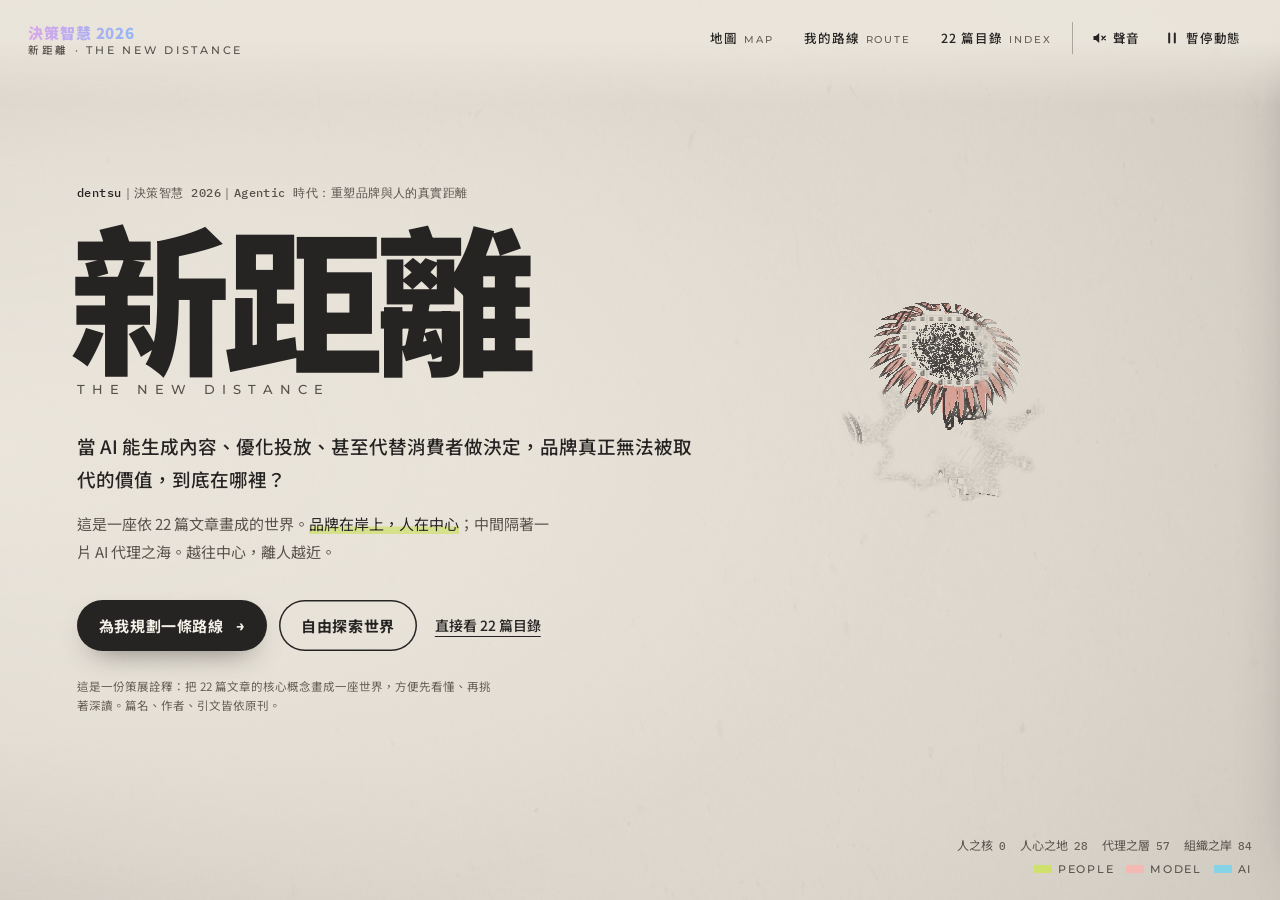
<file: index.html>
<!doctype html>
<html lang="zh-Hant">
<head>
<meta charset="utf-8">
<meta name="viewport" content="width=device-width, initial-scale=1, viewport-fit=cover">
<meta http-equiv="Content-Security-Policy" content="default-src 'self'; script-src 'self'; style-src 'self'; img-src 'self' data: blob:; font-src 'self'; connect-src 'self'; media-src 'self'; object-src 'none'; base-uri 'self'; form-action 'none'">
<meta name="referrer" content="no-referrer">
<meta name="robots" content="noindex">
<title>新距離｜決策智慧 2026 世界版</title>
<meta name="description" content="把 dentsu《決策智慧 2026｜Agentic 時代：重塑品牌與人的真實距離》22 篇文章畫成一座世界：品牌在岸上，人在中心，中間是 AI 代理之海。越往中心，離人越近。">
<meta name="theme-color" content="#ebe6dc">
<link rel="icon" href="assets/img/favicon.svg" type="image/svg+xml">
<link rel="preload" href="assets/fonts/NotoSansTC-sub.woff2" as="font" type="font/woff2" crossorigin>
<link rel="stylesheet" href="assets/css/world.css">
<script type="module" src="assets/js/main.js"></script>
</head>
<body>
<canvas id="world" aria-hidden="true"></canvas>
<div class="veil" id="veil"></div>
<p class="sr" id="world-desc">一座手繪風格的圓形世界：中心是一朵由消費者數位分身組成的向日葵（CCS 5,000 份以上有效樣本），外圍依序是人心之地、AI 代理之海與組織之岸。每一區用一座會動的裝置呈現一組文章的核心概念。以下所有內容都有文字版本。</p>

<header class="top">
  <a class="lockup" href="#/" title="回到開場">
    <b class="iris-text">決策智慧 2026</b>
    <span>新距離 · The New Distance</span>
  </a>
  <div class="top-r">
    <nav class="nav" aria-label="主要">
      <button type="button" data-nav="map">地圖<small>Map</small></button>
      <button type="button" data-nav="route"><span class="long">我的</span>路線<small>Route</small></button>
      <button type="button" data-nav="index"><span class="long">22 篇</span>目錄<small>Index</small></button>
    </nav>
    <div class="tools" role="group" aria-label="聲音與動態">
      <button type="button" class="tgl" id="snd" aria-pressed="false"><svg viewBox="0 0 16 16" width="16" height="16" aria-hidden="true" focusable="false"><path d="M2.5 6h2.3L8.2 3.1v9.8L4.8 10H2.5z" fill="currentColor"/><path class="i-on" d="M10.7 5.7a3.3 3.3 0 0 1 0 4.6M12.6 3.9a5.9 5.9 0 0 1 0 8.2" fill="none" stroke="currentColor" stroke-width="1.3" stroke-linecap="round"/><path class="i-off" d="M10.9 6.2l3.4 3.6M14.3 6.2l-3.4 3.6" fill="none" stroke="currentColor" stroke-width="1.3" stroke-linecap="round"/></svg><span class="tl">聲音</span></button>
      <button type="button" class="tgl" id="motion"><svg class="i-pause" viewBox="0 0 16 16" width="16" height="16" aria-hidden="true" focusable="false"><path d="M5.2 3.6v8.8M10.8 3.6v8.8" fill="none" stroke="currentColor" stroke-width="2" stroke-linecap="round"/></svg><svg class="i-play" viewBox="0 0 16 16" width="16" height="16" aria-hidden="true" focusable="false"><path d="M5 3.2v9.6L12.9 8z" fill="currentColor"/></svg><span class="tl">暫停動態</span></button>
    </div>
  </div>
</header>

<div class="labels" id="labels" role="group" aria-label="世界地圖上的區域"></div>

<main id="ui"></main>

<aside class="panel" id="panel" aria-labelledby="panel-title" inert>
  <button type="button" class="grab" id="panel-grab" aria-expanded="false" aria-controls="panel-body"><span class="sr">展開面板</span></button>
  <button type="button" class="close" id="panel-close" aria-label="關閉，回到地圖">×</button>
  <div class="scroll" id="panel-body"></div>
  <div class="foot" id="panel-foot"></div>
</aside>

<div class="meter" id="meter" aria-hidden="true"></div>
<div class="legend" id="legend" aria-hidden="true"></div>

<section class="sheet" id="sheet" aria-modal="true" role="dialog" aria-label="閱讀"></section>
<div class="toast" id="toast" role="status" aria-live="polite"></div>
<noscript><p class="noscript">這個作品需要 JavaScript 才能顯示世界與文章。</p></noscript>
</body>
</html>
</file>
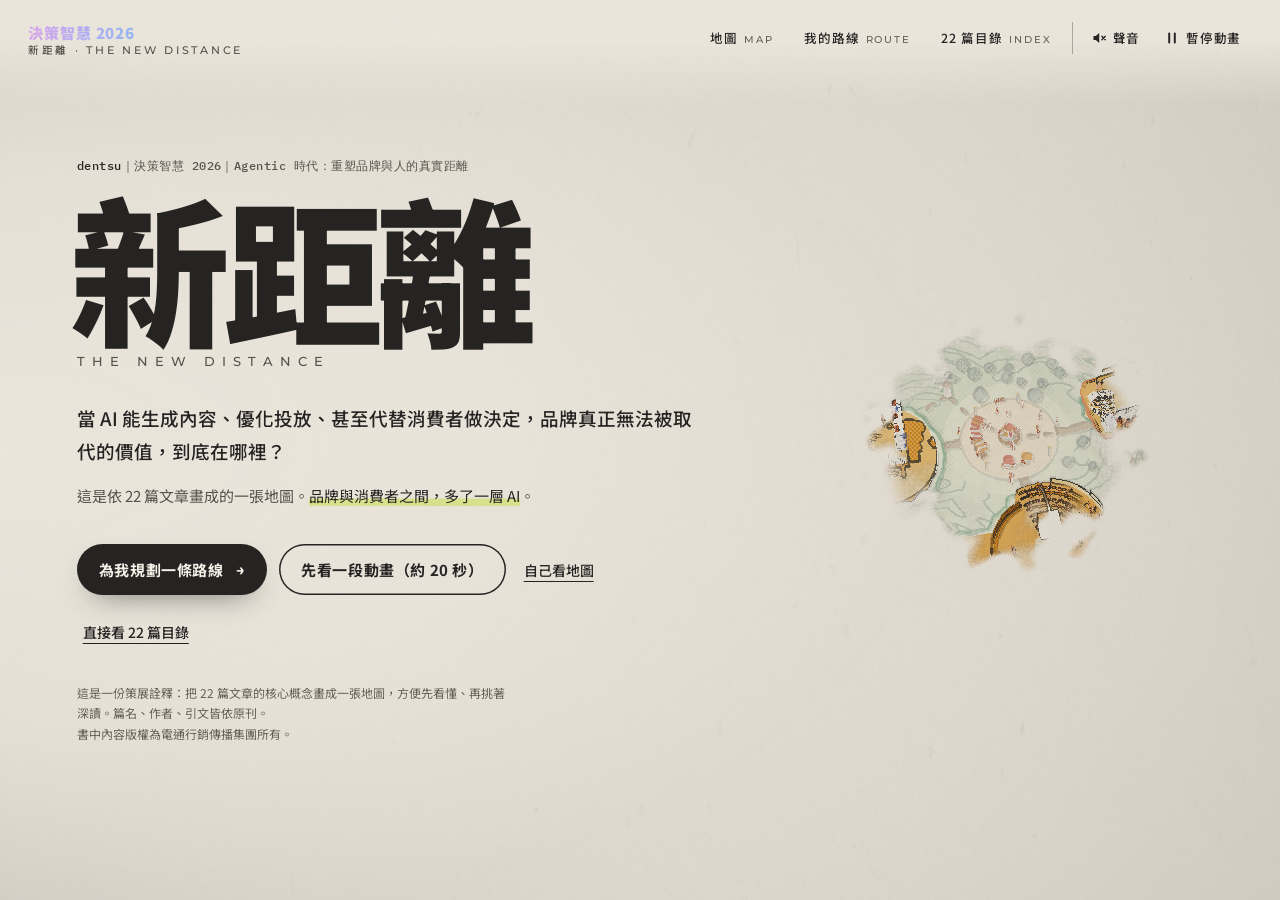
<file: preview/index.html>
<!doctype html>
<html lang="zh-Hant">
<head>
<meta charset="utf-8">
<meta name="viewport" content="width=device-width, initial-scale=1, viewport-fit=cover">
<meta http-equiv="Content-Security-Policy" content="default-src 'self'; script-src 'self'; style-src 'self'; img-src 'self' data: blob:; font-src 'self'; connect-src 'self'; media-src 'self'; object-src 'none'; base-uri 'self'; form-action 'none'">
<meta name="referrer" content="no-referrer">
<meta name="robots" content="noindex">
<title>新距離｜決策智慧 2026 世界版</title>
<meta name="description" content="把 dentsu《決策智慧 2026｜Agentic 時代：重塑品牌與人的真實距離》22 篇文章畫成一張會動的地圖：品牌與消費者之間，多了一層 AI。每一區用書中的一個案例，演給你看。">
<meta name="theme-color" content="#ebe6dc">
<link rel="icon" href="assets/img/favicon.svg" type="image/svg+xml">
<link rel="preload" href="assets/fonts/NotoSansTC-sub.woff2" as="font" type="font/woff2" crossorigin>
<link rel="stylesheet" href="assets/css/world.css">
<script src="assets/js/route0.js"></script>
<script type="module" src="assets/js/main.js"></script>
</head>
<body>
<canvas id="world" aria-hidden="true"></canvas>
<div class="veil" id="veil"></div>
<p class="sr" id="world-desc">一張手繪風格的圓形地圖：最外圈是品牌，中間一圈是 AI，中心是消費者。每一區用書中的一個案例演一段動畫，畫面下方的說明列同步寫出每一步；所有內容都有文字版本。</p>

<header class="top">
  <a class="lockup" href="#/" title="回到開場">
    <b class="iris-text">決策智慧 2026</b>
    <span>新距離 · The New Distance</span>
  </a>
  <div class="top-r">
    <nav class="nav" aria-label="主要">
      <button type="button" data-nav="map">地圖<small>Map</small></button>
      <button type="button" data-nav="route"><span class="long">我的</span>路線<small>Route</small></button>
      <button type="button" data-nav="index"><span class="long">22 篇</span>目錄<small>Index</small></button>
    </nav>
    <div class="tools" role="group" aria-label="聲音與動畫">
      <button type="button" class="tgl" id="snd" aria-pressed="false"><svg viewBox="0 0 16 16" width="16" height="16" aria-hidden="true" focusable="false"><path d="M2.5 6h2.3L8.2 3.1v9.8L4.8 10H2.5z" fill="currentColor"/><path class="i-on" d="M10.7 5.7a3.3 3.3 0 0 1 0 4.6M12.6 3.9a5.9 5.9 0 0 1 0 8.2" fill="none" stroke="currentColor" stroke-width="1.3" stroke-linecap="round"/><path class="i-off" d="M10.9 6.2l3.4 3.6M14.3 6.2l-3.4 3.6" fill="none" stroke="currentColor" stroke-width="1.3" stroke-linecap="round"/></svg><span class="tl">聲音</span></button>
      <button type="button" class="tgl" id="motion"><svg class="i-pause" viewBox="0 0 16 16" width="16" height="16" aria-hidden="true" focusable="false"><path d="M5.2 3.6v8.8M10.8 3.6v8.8" fill="none" stroke="currentColor" stroke-width="2" stroke-linecap="round"/></svg><svg class="i-play" viewBox="0 0 16 16" width="16" height="16" aria-hidden="true" focusable="false"><path d="M5 3.2v9.6L12.9 8z" fill="currentColor"/></svg><span class="tl">暫停動畫</span></button>
    </div>
  </div>
</header>

<div class="ov-layer" id="ov" role="group" aria-label="地圖上的區域與說明"></div>

<main id="ui">
  <!-- the opening's words are set here, so they read before any script has loaded; ui.js keeps a copy and sets them
       again when the reader comes back.  tools/build_world.py checks that they say what world.json says. -->
  <section class="intro" aria-labelledby="h-world">
    <div class="col">
      <p class="kicker"><b>dentsu</b>｜決策智慧 2026｜Agentic 時代：重塑品牌與人的真實距離</p>
      <h1 class="h-world" id="h-world">新距離</h1>
      <p class="h-en">The New Distance</p>
      <p class="q">當 AI 能生成內容、優化投放、甚至代替消費者做決定，品牌真正無法被取代的價值，到底在哪裡？</p>
      <p class="thesis"><span class="m-cut">這是依 22 篇文章畫成的一張地圖。</span><em>品牌與消費者之間，多了一層 AI</em>。</p>
      <div class="ctas">
        <a class="btn btn-ink" href="#/start">為我規劃一條路線 <span class="arr">→</span></a>
        <a class="btn btn-line" href="#/d/judge">先看一段動畫（約 20 秒）</a>
        <a class="btn-text" href="#/map" data-intro="map">自己看地圖</a>
        <a class="btn-text" href="#/index">直接看 22 篇目錄</a>
      </div>
      <p class="fine">這是一份策展詮釋：把 22 篇文章的核心概念畫成一張地圖，方便先看懂、再挑著深讀。篇名、作者、引文皆依原刊。<br>書中內容版權為電通行銷傳播集團所有。</p>
    </div>
  </section>
</main>

<aside class="strip" id="strip" aria-label="說明" hidden inert></aside>

<section class="sheet" id="sheet" aria-modal="true" role="dialog" aria-label="閱讀"></section>
<div class="toast" id="toast" role="status" aria-live="polite"></div>
<noscript><p class="noscript">這個作品需要 JavaScript 才能顯示世界與文章。</p></noscript>
</body>
</html>
</file>
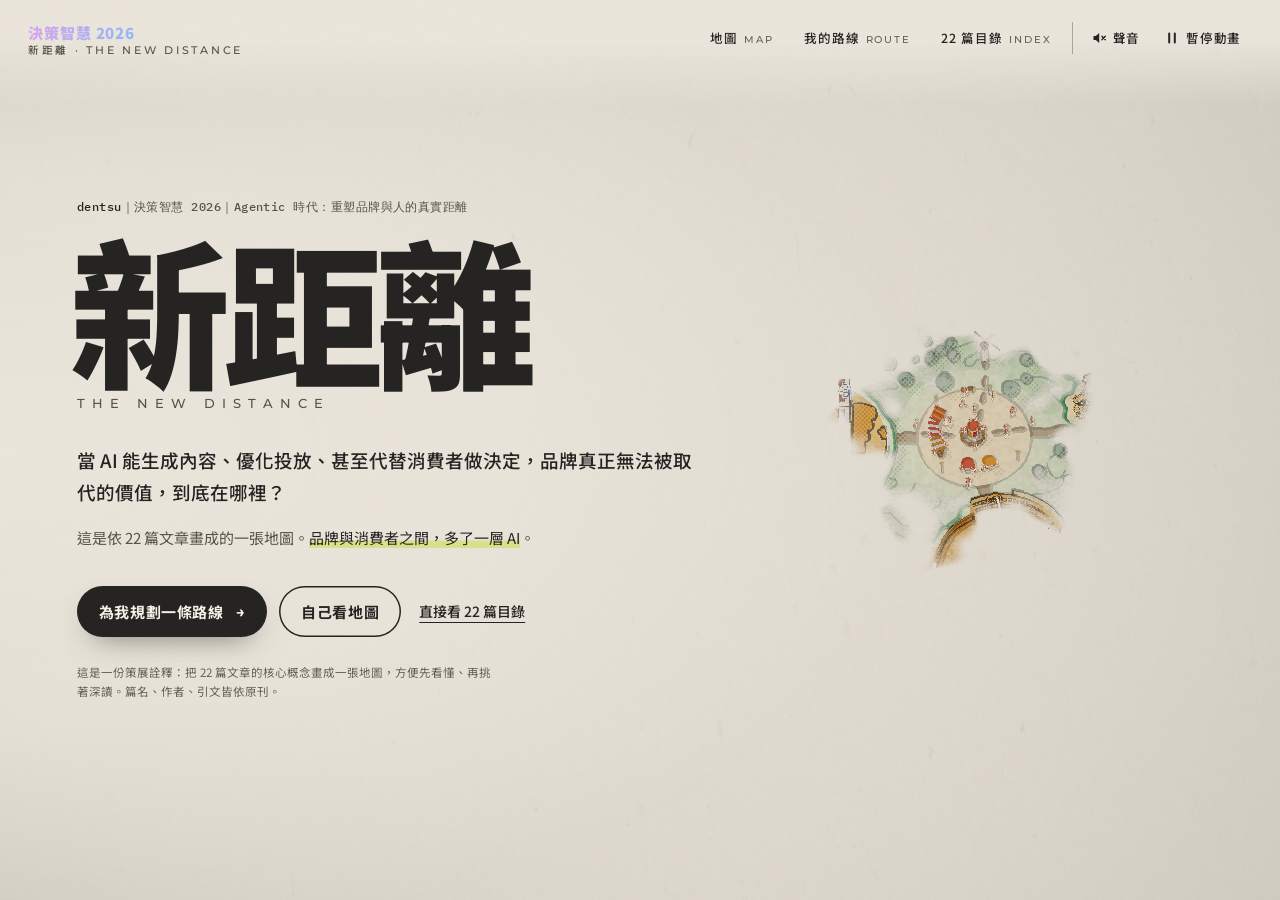
<file: world/index.html>
<!doctype html>
<html lang="zh-Hant">
<head>
<meta charset="utf-8">
<meta name="viewport" content="width=device-width, initial-scale=1, viewport-fit=cover">
<meta http-equiv="Content-Security-Policy" content="default-src 'self'; script-src 'self'; style-src 'self'; img-src 'self' data: blob:; font-src 'self'; connect-src 'self'; media-src 'self'; object-src 'none'; base-uri 'self'; form-action 'none'">
<meta name="referrer" content="no-referrer">
<meta name="robots" content="noindex">
<title>新距離｜決策智慧 2026 世界版</title>
<meta name="description" content="把 dentsu《決策智慧 2026｜Agentic 時代：重塑品牌與人的真實距離》22 篇文章畫成一張會動的地圖：品牌與消費者之間，多了一層 AI。每一區用書中的一個案例，演給你看。">
<meta name="theme-color" content="#ebe6dc">
<link rel="icon" href="assets/img/favicon.svg" type="image/svg+xml">
<link rel="preload" href="assets/fonts/NotoSansTC-sub.woff2" as="font" type="font/woff2" crossorigin>
<link rel="stylesheet" href="assets/css/world.css">
<script type="module" src="assets/js/main.js"></script>
</head>
<body>
<canvas id="world" aria-hidden="true"></canvas>
<div class="veil" id="veil"></div>
<p class="sr" id="world-desc">一張手繪風格的圓形地圖：最外圈是品牌，中間一圈是 AI，中心是消費者。每一區用書中的一個案例演一段動畫，畫面下方的說明列同步寫出每一步；所有內容都有文字版本。</p>

<header class="top">
  <a class="lockup" href="#/" title="回到開場">
    <b class="iris-text">決策智慧 2026</b>
    <span>新距離 · The New Distance</span>
  </a>
  <div class="top-r">
    <nav class="nav" aria-label="主要">
      <button type="button" data-nav="map">地圖<small>Map</small></button>
      <button type="button" data-nav="route"><span class="long">我的</span>路線<small>Route</small></button>
      <button type="button" data-nav="index"><span class="long">22 篇</span>目錄<small>Index</small></button>
    </nav>
    <div class="tools" role="group" aria-label="聲音與動畫">
      <button type="button" class="tgl" id="snd" aria-pressed="false"><svg viewBox="0 0 16 16" width="16" height="16" aria-hidden="true" focusable="false"><path d="M2.5 6h2.3L8.2 3.1v9.8L4.8 10H2.5z" fill="currentColor"/><path class="i-on" d="M10.7 5.7a3.3 3.3 0 0 1 0 4.6M12.6 3.9a5.9 5.9 0 0 1 0 8.2" fill="none" stroke="currentColor" stroke-width="1.3" stroke-linecap="round"/><path class="i-off" d="M10.9 6.2l3.4 3.6M14.3 6.2l-3.4 3.6" fill="none" stroke="currentColor" stroke-width="1.3" stroke-linecap="round"/></svg><span class="tl">聲音</span></button>
      <button type="button" class="tgl" id="motion"><svg class="i-pause" viewBox="0 0 16 16" width="16" height="16" aria-hidden="true" focusable="false"><path d="M5.2 3.6v8.8M10.8 3.6v8.8" fill="none" stroke="currentColor" stroke-width="2" stroke-linecap="round"/></svg><svg class="i-play" viewBox="0 0 16 16" width="16" height="16" aria-hidden="true" focusable="false"><path d="M5 3.2v9.6L12.9 8z" fill="currentColor"/></svg><span class="tl">暫停動畫</span></button>
    </div>
  </div>
</header>

<div class="ov-layer" id="ov" role="group" aria-label="地圖上的區域與說明"></div>

<main id="ui"></main>

<aside class="strip" id="strip" aria-label="說明" hidden inert></aside>

<section class="sheet" id="sheet" aria-modal="true" role="dialog" aria-label="閱讀"></section>
<div class="toast" id="toast" role="status" aria-live="polite"></div>
<noscript><p class="noscript">這個作品需要 JavaScript 才能顯示世界與文章。</p></noscript>
</body>
</html>
</file>
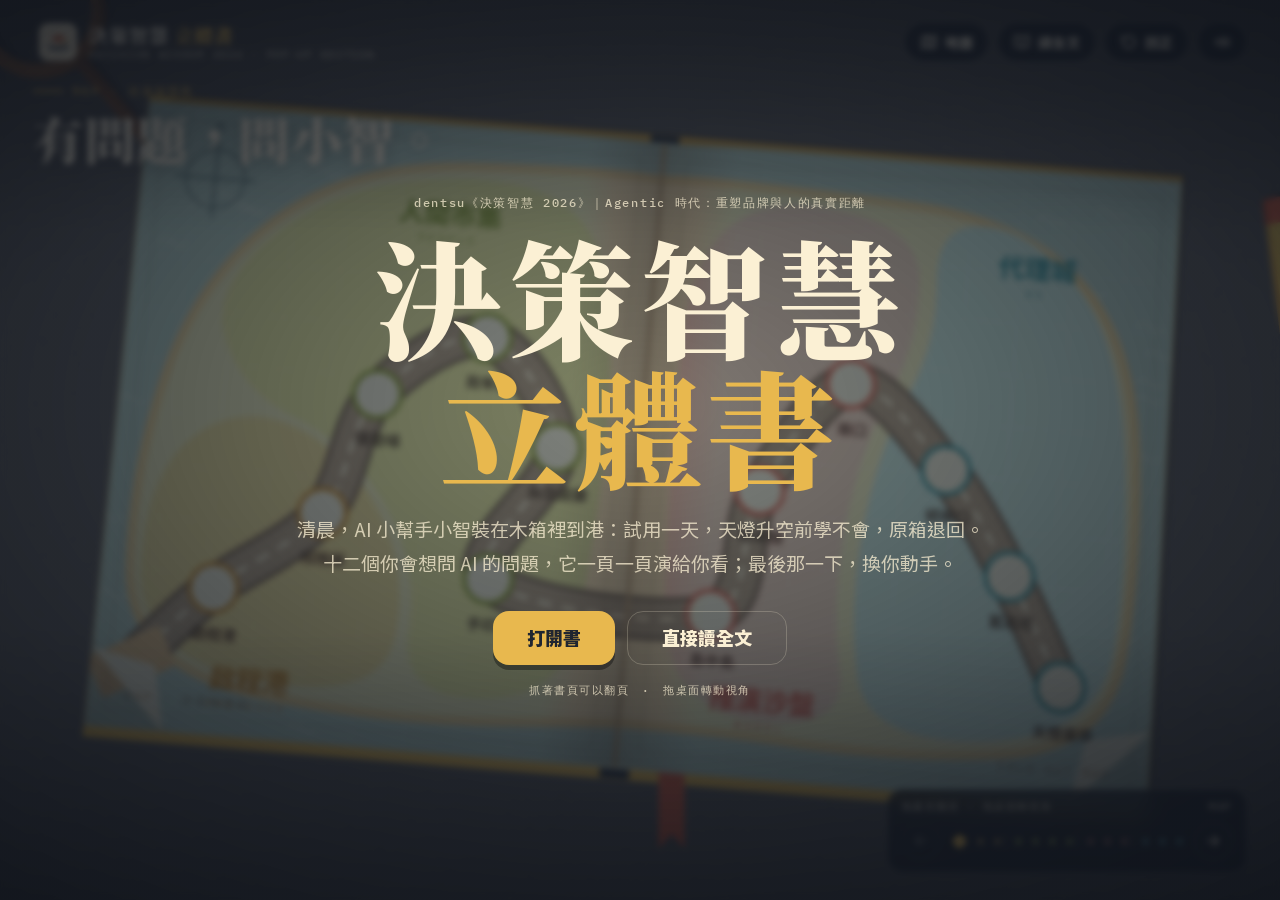
<file: preview/popup/index.html>
<!doctype html>
<html lang="zh-Hant">
<head>
<meta charset="utf-8">
<meta name="viewport" content="width=device-width,initial-scale=1,viewport-fit=cover">
<meta name="theme-color" content="#2a3140">
<title>決策智慧 立體書｜十二個問題，問小智</title>
<meta name="description" content="dentsu《決策智慧 2026｜Agentic 時代：重塑品牌與人的真實距離》的互動立體書：十二個做品牌的人會想問 AI 的問題，小智一頁一頁演給你看，再翻開全文。">
<meta name="robots" content="noindex">
<meta property="og:title" content="決策智慧 立體書">
<meta property="og:description" content="十二個問題，問小智：玩懂《決策智慧 2026》的 22 篇文章。">
<link rel="icon" href="img/mark.svg">
<link rel="stylesheet" href="css/app.css">
</head>
<body>
<main id="app" data-land="map" aria-label="決策智慧 立體書">
  <canvas id="world" tabindex="0" role="img" aria-label="桌上一本打開的立體書。抓住書頁外側往內拖可以翻頁，拖曳桌面可以轉動視角，點或拖立體書上的東西會有反應。"></canvas>
  <div class="shade" aria-hidden="true"></div>

  <header class="top">
    <button class="brand" id="btnHome" title="回到地圖">
      <span class="mark" aria-hidden="true"></span>
      <span><b>決策智慧 <i>立體書</i></b><small>DECISION WISDOM 2026 · POP-UP EDITION</small></span>
    </button>
    <nav aria-label="工具">
      <button id="btnMap"><span class="ico" data-i="map"></span><span class="t">地圖</span></button>
      <button id="btnRead"><span class="ico" data-i="book"></span><span class="t">讀全文</span></button>
      <button id="btnView" title="回到原視角"><span class="ico" data-i="eye"></span><span class="t">回正</span></button>
      <button id="btnSound" aria-pressed="true" title="聲音"><span class="ico" data-i="sound"></span></button>
    </nav>
  </header>

  <section class="chapter" id="chapter" aria-live="polite">
    <div class="eyebrow"><span class="bar"></span><b id="eyebrow"></b></div>
    <h1 id="heading"></h1>
  </section>

  <div class="dock silent" id="dock">
    <div class="caption">
      <p id="capText"></p>
    </div>
    <div class="actions" id="actions"></div>
  </div>

  <nav class="transport" aria-label="翻頁">
    <div class="turnlabel"><span id="turnHint">拖書頁翻頁 · 拖桌面轉視角</span><b id="counter"></b></div>
    <div class="rail">
      <button id="btnPrev" aria-label="上一頁"><span class="ico" data-i="left"></span></button>
      <div class="dots" id="dots"></div>
      <button id="btnNext" aria-label="下一頁"><span class="ico" data-i="right"></span></button>
    </div>
  </nav>

  <aside class="outcome" id="outcome" hidden aria-live="polite"></aside>
  <div id="bubble" class="bubble" hidden></div>
  <div id="tip" class="tip" hidden></div>
  <div id="toast" class="toast" hidden></div>
  <div id="card" class="stopcard" hidden></div>
  <div id="hint" class="hint" hidden><i></i><span></span></div>

  <div id="cover" class="cover">
    <div class="coverin">
      <p class="kick">dentsu《決策智慧 2026》｜Agentic 時代：重塑品牌與人的真實距離</p>
      <h2>決策智慧<br><span>立體書</span></h2>
      <p class="lede">清晨，AI 小幫手小智裝在木箱裡到港：試用一天，天燈升空前學不會，原箱退回。<br>十二個你會想問 AI 的問題，它一頁一頁演給你看；最後那一下，換你動手。</p>
      <div class="coverbtns">
        <button id="btnOpen" class="primary">打開書</button>
        <button id="btnOpenRead" class="ghost">直接讀全文</button>
      </div>
      <p class="fine" id="loading">正在把紙摺好…</p>
    </div>
  </div>
</main>

<div id="reader" class="reader" hidden aria-label="全文閱讀"></div>
<p class="sr" id="announce" role="status" aria-live="polite"></p>
<script type="module" src="js/app.js"></script>
</body>
</html>
</file>
<file: assets/css/world.css>
/* 新距離 The New Distance — interface layer.
   Restraint: recycled paper, graphite ink, colour only where attention is. */
@font-face { font-family: 'Noto Sans TC'; src: url('../fonts/NotoSansTC-sub.woff2') format('woff2'); font-weight: 100 900; font-display: swap; }
@font-face { font-family: 'Montserrat'; src: url('../fonts/Montserrat-sub.woff2') format('woff2'); font-weight: 100 900; font-display: swap; }
@font-face { font-family: 'IBM Plex Mono'; src: url('../fonts/IBMPlexMono-Regular-sub.woff2') format('woff2'); font-weight: 400; font-display: swap; }
@font-face { font-family: 'IBM Plex Mono'; src: url('../fonts/IBMPlexMono-Medium-sub.woff2') format('woff2'); font-weight: 500; font-display: swap; }

:root {
  --paper: #ebe6dc;
  --paper-2: #f4f0e8;
  --paper-3: #e2dccf;
  --ink: #262423;
  --ink-2: #57524b;
  --ink-3: #665f55;   /* ≥ 4.5:1 on every paper tone, the reader's textured page included */
  --line: rgba(38, 36, 35, 0.16);
  --line-2: rgba(38, 36, 35, 0.32);
  --lime: #cfe06b;
  --pink: #f4b9b3;
  --teal: #86d3e8;
  --red: #ef6b54;
  --night: #1d1c1b;
  --night-ink: #e9e3d8;
  --iris: linear-gradient(100deg, #d9a6ea 0%, #93b6f6 50%, #7fded3 100%);
  --sans: 'Noto Sans TC', 'PingFang TC', 'Heiti TC', 'Microsoft JhengHei', system-ui, sans-serif;
  --latin: 'Montserrat', 'Noto Sans TC', system-ui, sans-serif;
  --mono: 'IBM Plex Mono', ui-monospace, 'Courier New', monospace;
  --panel-w: min(452px, 92vw);
  --ease: cubic-bezier(.2, .7, .1, 1);
  color-scheme: light;
}
* { box-sizing: border-box; }
[hidden] { display: none !important; }
html, body { margin: 0; height: 100%; background: var(--paper); color: var(--ink); font-family: var(--sans); -webkit-font-smoothing: antialiased; text-rendering: optimizeLegibility; }
body { overflow: hidden; }
button { font: inherit; color: inherit; background: none; border: 0; padding: 0; cursor: pointer; }
a { color: inherit; }
:focus-visible { outline: 2px solid var(--ink); outline-offset: 3px; border-radius: 2px; }
/* headings and passages that only receive focus so screen readers follow a jump: no ring */
:is(h1, h2, h3, p, li)[tabindex="-1"]:focus { outline: none; }
.sr { position: absolute !important; width: 1px; height: 1px; overflow: hidden; clip: rect(0 0 0 0); white-space: nowrap; }
.mono { font-family: var(--mono); letter-spacing: .02em; }
.latin { font-family: var(--latin); }
.iris-text { background: var(--iris); -webkit-background-clip: text; background-clip: text; color: transparent; }

#world { position: fixed; inset: 0; width: 100vw; height: 100vh; display: block; touch-action: none; cursor: grab; }
#world:active { cursor: grabbing; }
.veil { position: fixed; inset: 0; pointer-events: none; background: radial-gradient(120% 90% at 0% 50%, rgba(235, 230, 220, .94) 0%, rgba(235, 230, 220, .7) 34%, rgba(235, 230, 220, 0) 62%); opacity: 0; transition: opacity .9s var(--ease); }
.veil.on { opacity: 1; }

/* ---------- top bar ---------- */
.top { position: fixed; top: 0; left: 0; right: 0; display: flex; justify-content: space-between; align-items: flex-start; gap: 16px; padding: 22px 28px; pointer-events: none; z-index: 30; transition: right .7s var(--ease); }
.top > * { pointer-events: auto; }
/* a soft scrim keeps the bar legible over the drawing (and over the hatched underside at night) */
.top::before { content: ''; position: absolute; inset: 0 0 -26px 0; z-index: -1; pointer-events: none; background: linear-gradient(rgba(235, 230, 220, .9) 38%, rgba(235, 230, 220, 0)); }
body.night .top::before { background: linear-gradient(rgba(29, 28, 27, .92) 38%, rgba(29, 28, 27, 0)); }
.lockup { display: flex; flex-direction: column; gap: 3px; text-decoration: none; flex: none; }
.lockup b { font-weight: 900; font-size: 15px; letter-spacing: .06em; }
.lockup span { font: 500 10.5px/1 var(--latin); letter-spacing: .26em; text-transform: uppercase; color: var(--ink-2); }
.top-r { display: flex; align-items: center; gap: 8px; }
.nav { display: flex; gap: 6px; align-items: center; }
.nav button { font: 500 12.5px/1 var(--sans); letter-spacing: .08em; padding: 9px 12px; border-radius: 999px; transition: background .25s; white-space: nowrap; }
.nav button:hover, .nav button[aria-current="page"] { background: rgba(38, 36, 35, .07); }
.nav button[aria-current="page"] { box-shadow: inset 0 -1.5px 0 var(--ink); }
.nav button small { font: 500 9.5px var(--latin); letter-spacing: .2em; color: var(--ink-3); margin-left: 6px; text-transform: uppercase; }
.tools { display: flex; gap: 2px; align-items: center; padding-left: 8px; box-shadow: inset 1px 0 0 var(--line-2); }
.tgl { position: relative; display: inline-flex; align-items: center; gap: 6px; font: 500 12.5px/1 var(--sans); letter-spacing: .06em; padding: 8px 11px; border-radius: 999px; transition: background .25s; white-space: nowrap; }
.tgl svg { flex: none; }
.tgl:hover { background: rgba(38, 36, 35, .07); }
.tgl[aria-pressed="true"] { background: var(--ink); color: var(--paper-2); }
#snd .i-on, #snd[aria-pressed="true"] .i-off { display: none; }
#snd[aria-pressed="true"] .i-on { display: inline; }
#snd.loading { opacity: .6; }
/* sound was on last time: a dot until the reader turns it on again (the browser needs that click) */
#snd.remembered::after { content: ''; position: absolute; top: 5px; right: 6px; width: 6px; height: 6px; border-radius: 50%; background: var(--red); }
#motion .i-play, #motion.off .i-pause { display: none; }
#motion.off .i-play { display: inline; }

/* ---------- intro ---------- */
.intro { position: fixed; inset: 0; z-index: 20; display: flex; align-items: center; padding: 0 clamp(24px, 6vw, 96px); pointer-events: none; }
.intro .col { max-width: 620px; pointer-events: auto; }
.kicker { font: 500 11.5px/1.6 var(--mono); color: var(--ink-2); letter-spacing: .04em; }
.kicker b { color: var(--ink); font-weight: 500; }
.h-world { font-weight: 900; font-size: clamp(84px, 12.5vw, 196px); line-height: .9; letter-spacing: -.045em; margin: 18px 0 18px -.04em; }
.h-en { font: 500 clamp(11px, 1.05vw, 14px)/1 var(--latin); letter-spacing: .52em; text-transform: uppercase; color: var(--ink-2); }
.q { font-size: clamp(17px, 1.45vw, 20px); line-height: 1.75; font-weight: 500; margin: 34px 0 14px; max-width: 34em; }
.thesis { font-size: 15px; line-height: 1.85; color: var(--ink-2); max-width: 32em; }
.thesis em { font-style: normal; color: var(--ink); box-shadow: inset 0 -0.5em 0 rgba(207, 224, 107, .7); }
.ctas { display: flex; flex-wrap: wrap; gap: 12px; margin-top: 34px; align-items: center; }
.btn { display: inline-flex; align-items: center; gap: 12px; padding: 15px 22px; border-radius: 999px; font-weight: 700; font-size: 15px; letter-spacing: .04em; text-decoration: none; transition: transform .35s var(--ease), background .3s, color .3s, box-shadow .3s, opacity .3s; }
.btn .arr { font-family: var(--latin); transition: transform .35s var(--ease); }
.btn:hover .arr { transform: translateX(4px); }
.btn-ink { background: var(--ink); color: var(--paper-2); box-shadow: 0 12px 30px -16px rgba(38, 36, 35, .8); }
.btn-ink:hover { transform: translateY(-1px); }
.btn-line { box-shadow: inset 0 0 0 1.5px var(--ink); }
.btn-line:hover { background: rgba(38, 36, 35, .06); }
/* not yet available: an outline, not the solid call to action */
.btn:disabled, .btn:disabled:hover { background: transparent; color: var(--ink-2); box-shadow: inset 0 0 0 1.5px var(--line-2); cursor: not-allowed; transform: none; }
.btn:disabled:hover .arr { transform: none; }
.btn-text { font-weight: 500; font-size: 14px; padding: 15px 6px; text-decoration: underline; text-underline-offset: 5px; text-decoration-thickness: 1px; }
.fine { margin-top: 26px; font: 400 11.5px/1.7 var(--sans); color: var(--ink-3); max-width: 36em; }
.hint-sm { font-size: 13px; color: var(--ink-2); }

/* legend */
.legend { position: fixed; right: 28px; bottom: 24px; z-index: 15; display: flex; flex-direction: column; gap: 10px; align-items: flex-end; font-size: 12px; color: var(--ink-2); pointer-events: none; transition: opacity .5s; }
.legend .rings { display: flex; gap: 14px; }
.legend .rings span { display: flex; align-items: baseline; gap: 6px; }
.legend .rings i { font: 500 10.5px var(--mono); color: var(--ink-3); font-style: normal; }
.legend .chips { display: flex; gap: 12px; font: 500 10.5px var(--latin); letter-spacing: .16em; text-transform: uppercase; }
.legend .chips span::before { content: ''; display: inline-block; width: 18px; height: 8px; margin-right: 6px; vertical-align: 0; }
.legend .c-people::before { background: var(--lime); }
.legend .c-model::before { background: var(--pink); }
.legend .c-ai::before { background: var(--teal); }

/* ---------- map labels ---------- */
.labels { position: fixed; inset: 0; pointer-events: none; z-index: 10; }
.lbl { position: absolute; left: 0; top: 0; transform: translate(-50%, -100%); pointer-events: auto; display: flex; flex-direction: column; align-items: center; gap: 4px; transition: opacity .35s; will-change: transform; }
.lbl .tag { display: flex; align-items: center; gap: 8px; padding: 6px 11px 6px 7px; background: rgba(244, 240, 232, .92); border-radius: 999px; box-shadow: 0 0 0 1px var(--line), 0 6px 16px -10px rgba(38, 36, 35, .5); white-space: nowrap; font-weight: 700; font-size: 13px; letter-spacing: .04em; transition: transform .3s var(--ease), box-shadow .3s; }
.lbl .no { font: 500 10px var(--mono); width: 20px; height: 20px; border-radius: 50%; display: grid; place-items: center; background: var(--ink); color: var(--paper-2); }
.lbl .stem { width: 1px; height: 26px; background: var(--ink); opacity: .55; }
/* the subtitle hangs below the anchor, so the stem ends on the landmark and a hidden subtitle takes no room */
.lbl .sub { position: absolute; top: calc(100% + 6px); left: 50%; width: max-content; max-width: 15em; font: 400 11px/1.3 var(--sans); color: var(--ink); background: rgba(244, 240, 232, .92); padding: 3px 7px; border-radius: 3px; text-align: center; opacity: 0; transform: translate(-50%, -4px); transition: .3s var(--ease); white-space: normal; pointer-events: none; }
.lbl:hover .tag, .lbl:focus-visible .tag { transform: translateY(-2px); box-shadow: 0 0 0 1.5px var(--ink), 0 10px 22px -12px rgba(38, 36, 35, .6); }
.lbl:hover .sub, .lbl:focus-visible .sub { opacity: 1; transform: translate(-50%, 0); }
.lbl.on .tag { background: var(--ink); color: var(--paper-2); }
.lbl.on .no { background: var(--paper-2); color: var(--ink); }
.lbl.dim { opacity: .0; pointer-events: none; }
.lbl.ring-sea .no { background: transparent; color: var(--ink); box-shadow: inset 0 0 0 1px var(--ink); }
/* route summary: the stops, numbered in travel order */
.lbl.stop .no, .lbl.ring-sea.stop .no { background: var(--lime); color: var(--ink); box-shadow: none; font-weight: 500; }
.note { position: absolute; left: 0; top: 0; transform: translate(-50%, -100%); font: 500 11px/1.25 var(--sans); letter-spacing: .03em; color: var(--ink); background: rgba(244, 240, 232, .86); padding: 3px 7px; border-radius: 3px; white-space: nowrap; pointer-events: none; box-shadow: 0 0 0 1px var(--line); transition: opacity .4s; }
.note.mono { font-family: var(--mono); font-size: 10.5px; }
.note.hide { opacity: 0; }

/* ---------- profile / route dialog ---------- */
.dlg { position: fixed; z-index: 25; left: clamp(24px, 6vw, 96px); top: 50%; transform: translateY(-50%); width: min(640px, calc(100vw - 48px)); pointer-events: auto; display: flex; flex-direction: column; }
.dlg > * { flex: none; }
.dlg .step { font: 500 11.5px var(--mono); color: var(--ink-3); letter-spacing: .08em; display: flex; gap: 14px; align-items: center; }
.dlg .step .bar { flex: 1; height: 1px; background: var(--line-2); position: relative; max-width: 160px; }
.dlg .step .bar i { position: absolute; left: 0; top: -1px; height: 3px; background: var(--ink); transition: width .5s var(--ease); }
.dlg h2 { font-size: clamp(30px, 3.4vw, 46px); line-height: 1.18; letter-spacing: -.02em; font-weight: 900; margin: 18px 0 8px; }
.dlg .hint { color: var(--ink-2); font-size: 15px; line-height: 1.7; margin: 0 0 24px; }
.chips2 { display: flex; flex-wrap: wrap; gap: 10px; }
.chip { padding: 12px 18px; border-radius: 999px; font-size: 15px; font-weight: 500; background: rgba(244, 240, 232, .88); box-shadow: inset 0 0 0 1px var(--line-2); transition: background .25s, color .25s, box-shadow .25s, transform .3s var(--ease); }
.chip:hover { box-shadow: inset 0 0 0 1.5px var(--ink); transform: translateY(-1px); }
.chip[aria-pressed="true"] { background: var(--ink); color: var(--paper-2); box-shadow: none; }
.dlg .row { display: flex; gap: 12px; margin-top: 30px; align-items: center; flex-wrap: wrap; }
.dlg-route .hint { margin-bottom: 6px; }
.dlg .facts { margin: 0; font-size: 13px; line-height: 1.6; font-weight: 500; color: var(--ink-2); }
.dlg .scale { margin: 6px 0 10px; font-size: 12px; line-height: 1.6; color: var(--ink-3); }
.dlg-route .row { margin-top: 20px; }
.route-list { list-style: none; margin: 0; padding: 0; border-top: 1px solid var(--line-2); }
/* only the list scrolls when the route is long: the heading and the "出發" button stay in view */
.dlg .route-list { flex: 0 1 auto; min-height: 0; overflow-y: auto; overscroll-behavior: contain; scrollbar-width: thin; }
.dlg .route-list.more { -webkit-mask-image: linear-gradient(#000 calc(100% - 44px), transparent); mask-image: linear-gradient(#000 calc(100% - 44px), transparent); }
.route-list > li { display: grid; grid-template-columns: 54px minmax(0, 1fr); gap: 14px; padding: 12px 0; border-bottom: 1px solid var(--line); align-items: baseline; }
.route-list .d { font: 500 22px/1 var(--mono); letter-spacing: -.02em; }
.route-list .d small { display: block; font-size: 10px; color: var(--ink-3); letter-spacing: .1em; margin-top: 4px; }
.route-list .r { font: 500 11.5px var(--sans); color: var(--ink-3); letter-spacing: .08em; }
.route-list .n { font-weight: 900; font-size: 18px; margin: 2px 0 4px; }
.route-list .n .ts { font-weight: 500; font-size: 13px; color: var(--ink-2); margin-left: 10px; }
.route-list .arts { list-style: none; margin: 0; padding: 0; }
.route-list .t { font-size: 13.5px; color: var(--ink-2); line-height: 1.6; white-space: nowrap; overflow: hidden; text-overflow: ellipsis; }
.rd-mark { display: inline-block; margin-left: 8px; padding: 0 6px; border-radius: 2px; font: 500 10.5px/1.6 var(--sans); letter-spacing: .06em; color: var(--ink); background: rgba(207, 224, 107, .7); vertical-align: 1px; }

/* ---------- district panel ---------- */
.panel { position: fixed; z-index: 22; top: 0; right: 0; bottom: 0; width: var(--panel-w); background: rgba(244, 240, 232, .97); box-shadow: -1px 0 0 var(--line), -30px 0 60px -40px rgba(38, 36, 35, .45); transform: translateX(104%); transition: transform .7s var(--ease), height .45s var(--ease); display: flex; flex-direction: column; }
.panel.open { transform: none; }
.panel .scroll { overflow-y: auto; padding: 86px 34px 120px; scrollbar-width: thin; flex: 1; overscroll-behavior: contain; }
.panel .meta { display: flex; flex-wrap: wrap; gap: 10px; align-items: center; font: 500 11px var(--mono); letter-spacing: .06em; color: var(--ink-2); }
.panel .meta .ring { padding: 4px 9px; border-radius: 999px; box-shadow: inset 0 0 0 1px var(--line-2); font-family: var(--sans); letter-spacing: .1em; }
.panel .close { position: absolute; top: 22px; right: 22px; width: 38px; height: 38px; border-radius: 50%; display: grid; place-items: center; box-shadow: inset 0 0 0 1px var(--line-2); font-size: 18px; transition: background .25s; }
.panel .close:hover { background: rgba(38, 36, 35, .07); }
.panel .grab { display: none; }
.panel h2 { font-size: 34px; letter-spacing: -.02em; line-height: 1.15; font-weight: 900; margin: 16px 0 4px; }
.panel .en { font: 500 10.5px var(--latin); letter-spacing: .3em; text-transform: uppercase; color: var(--ink-3); }
.panel h3.concept { font-size: 21px; line-height: 1.45; margin: 26px 0 10px; font-weight: 900; }
.panel .line { font-size: 15.5px; line-height: 1.9; color: var(--ink-2); margin: 0; }
.qbox { margin: 26px 0 6px; padding: 18px 0 0; border-top: 1px solid var(--ink); }
.qbox blockquote { margin: 0; font-size: 17px; line-height: 1.75; font-weight: 700; }
.qbox blockquote::before { content: '「'; margin-left: -.55em; }
.qbox blockquote::after { content: '」'; }
.qbox cite { display: block; margin-top: 10px; font-style: normal; font-size: 12px; color: var(--ink-3); }
.sec-h { font: 500 11.5px var(--latin); letter-spacing: .24em; text-transform: uppercase; color: var(--ink-3); margin: 34px 0 12px; display: flex; align-items: center; gap: 10px; }
.sec-h::after { content: ''; flex: 1; height: 1px; background: var(--line); }
.steps { list-style: none; margin: 0; padding: 0; counter-reset: s; }
.steps li { counter-increment: s; display: grid; grid-template-columns: 30px 1fr; gap: 10px; padding: 9px 0; font-size: 14.5px; line-height: 1.8; color: var(--ink); }
.steps li::before { content: '0' counter(s); font: 500 11px/2.3 var(--mono); color: var(--ink-3); }
.acts { display: flex; flex-wrap: wrap; gap: 8px; margin-top: 14px; }
.act { padding: 9px 14px; border-radius: 999px; font-size: 13px; font-weight: 500; box-shadow: inset 0 0 0 1px var(--line-2); transition: .25s; }
.act:hover { box-shadow: inset 0 0 0 1.5px var(--ink); }
.act[aria-pressed="true"] { background: var(--ink); color: var(--paper-2); box-shadow: none; }
.act.primary { background: var(--ink); color: var(--paper-2); box-shadow: none; }
.quick { display: none; }

.art { position: relative; padding: 18px 0 20px 16px; border-top: 1px solid var(--line); }
.art::before { content: ''; position: absolute; left: 0; top: 20px; bottom: 22px; width: 4px; border-radius: 2px; background: var(--ink-3); }
.art.ch-people::before { background: var(--lime); }
.art.ch-model::before { background: var(--pink); }
.art.ch-ai::before { background: var(--teal); }
.art.ch-intro::before { background: var(--iris); }
.art .no { font: 500 11px var(--mono); color: var(--ink-3); letter-spacing: .06em; }
.art .no .rd-mark { margin-left: 2px; font-family: var(--sans); }
.art h4 { margin: 4px 0 2px; font-size: 18px; line-height: 1.45; font-weight: 900; }
.art .sub2 { font-size: 13.5px; color: var(--ink-2); line-height: 1.6; }
.art .by { font-size: 12.5px; color: var(--ink-3); margin-top: 6px; line-height: 1.6; }
.art .core { margin: 12px 0 0; font-size: 14px; line-height: 1.8; }
.art .core b { font-weight: 900; margin-right: 6px; }
.art .why { display: flex; flex-wrap: wrap; gap: 6px; margin: 10px 0 0; align-items: baseline; }
.art .why span { font-size: 12px; padding: 3px 9px; border-radius: 999px; background: rgba(207, 224, 107, .55); line-height: 1.5; }
.art .why .why-h { padding: 0; margin-right: 2px; background: none; border-radius: 0; color: var(--ink-2); font-weight: 700; }
.art .go { margin-top: 14px; display: flex; gap: 8px; }
.links { list-style: none; margin: 0; padding: 0; }
.links li { padding: 10px 0; border-top: 1px solid var(--line); font-size: 13.5px; line-height: 1.7; color: var(--ink-2); }
.links .from { color: var(--ink); }
.links button { font-weight: 700; color: var(--ink); text-decoration: underline; text-underline-offset: 4px; text-decoration-thickness: 1px; text-align: left; }
.panel .foot { position: absolute; left: 0; right: 0; bottom: 0; display: flex; justify-content: space-between; align-items: center; gap: 10px; padding: 16px 22px; background: linear-gradient(rgba(244, 240, 232, 0), rgba(244, 240, 232, .98) 34%); }
.panel .foot .btn { padding: 12px 18px; font-size: 14px; }

/* ---------- distance meter + route bar ---------- */
.meter { position: fixed; left: 28px; bottom: 24px; z-index: 15; width: min(520px, calc(100vw - 56px - var(--panel-offset, 0px))); pointer-events: none; transition: opacity .5s; }
.meter::before { content: ''; position: absolute; inset: -22px -30px -16px -30px; z-index: -1; pointer-events: none; background: radial-gradient(closest-side, rgba(235, 230, 220, .94) 62%, rgba(235, 230, 220, 0)); }
body.night .meter::before { background: radial-gradient(closest-side, rgba(29, 28, 27, .94) 62%, rgba(29, 28, 27, 0)); }
.meter .lab { display: flex; align-items: baseline; gap: 10px; font-size: 12px; color: var(--ink-2); margin-bottom: 10px; }
.meter .lab b { font: 500 26px/1 var(--mono); color: var(--ink); letter-spacing: -.03em; }
.meter .lab .ringname { font-weight: 700; color: var(--ink); }
.meter.ov .mark { opacity: 0; }
.ruler { position: relative; height: 26px; }
.ruler .base { position: absolute; left: 0; right: 0; top: 12px; height: 1px; background: var(--ink); }
.ruler .seg { position: absolute; top: 4px; height: 17px; border-left: 1px solid var(--ink); }
.ruler .seg span { position: absolute; top: 18px; left: 3px; font: 400 10px var(--sans); white-space: nowrap; color: var(--ink-2); letter-spacing: .04em; }
.ruler .mark { position: absolute; top: 5px; width: 15px; height: 15px; margin-left: -7.5px; border-radius: 50%; background: var(--ink); box-shadow: 0 0 0 4px rgba(235, 230, 220, .9); transition: left .6s var(--ease), opacity .3s; }
.ruler .stop { position: absolute; top: 9px; width: 7px; height: 7px; margin-left: -3.5px; border-radius: 50%; background: var(--paper-2); box-shadow: 0 0 0 1.5px var(--ink); pointer-events: auto; cursor: pointer; }
.ruler .stop.done { background: var(--ink); }

/* ---------- night: the camera under the disk, where the paper turns dark ---------- */
.night .lockup span, .night .nav button, .night .tgl, .night .meter .lab, .night .meter .lab b, .night .meter .ringname, .night .ruler .seg span { color: var(--night-ink); }
.night .nav button small { color: #bdb6aa; }
.night .nav button:hover, .night .nav button[aria-current="page"], .night .tgl:hover { background: rgba(233, 227, 216, .12); }
.night .nav button[aria-current="page"] { box-shadow: inset 0 -1.5px 0 var(--night-ink); }
.night .tgl[aria-pressed="true"] { background: var(--night-ink); color: var(--night); }
.night .tools { box-shadow: inset 1px 0 0 rgba(233, 227, 216, .3); }
.night .ruler .base { background: var(--night-ink); }
.night .ruler .seg { border-color: var(--night-ink); }
.night .ruler .mark { background: var(--night-ink); box-shadow: 0 0 0 4px rgba(29, 28, 27, .9); }
.night .lbl .stem { background: var(--night-ink); }
.night :focus-visible { outline-color: var(--night-ink); }

/* ---------- index sheet & reader ---------- */
.sheet { position: fixed; inset: 0; z-index: 40; background: var(--paper); overflow-y: auto; opacity: 0; visibility: hidden; transition: opacity .45s var(--ease), visibility 0s .45s; overscroll-behavior: contain; }
.sheet.open { opacity: 1; visibility: visible; transition: opacity .45s var(--ease); }
.sheet::before { content: ''; position: fixed; inset: 0; background: url('../img/art/paper.webp') center / 1100px repeat; opacity: .55; mix-blend-mode: multiply; pointer-events: none; }
.sheet > * { position: relative; }
.sheet-top { position: sticky; top: 0; z-index: 2; display: flex; justify-content: space-between; align-items: center; gap: 16px; padding: 18px 28px; background: rgba(235, 230, 220, .94); backdrop-filter: blur(6px); box-shadow: 0 1px 0 var(--line); }
.sheet-top .back { font-weight: 700; font-size: 14px; display: flex; align-items: center; gap: 8px; }
.sheet-top .where { font: 500 11px var(--mono); color: var(--ink-2); letter-spacing: .05em; text-align: center; flex: 1; }
.progress { position: absolute; left: 0; bottom: -1px; height: 2px; background: var(--ink); width: 0; }
.idx { max-width: 1120px; margin: 0 auto; padding: 56px 28px 120px; }
.idx h1 { font-size: clamp(36px, 5vw, 64px); letter-spacing: -.03em; margin: 0 0 8px; font-weight: 900; }
.idx .lead { color: var(--ink-2); font-size: 15.5px; line-height: 1.8; max-width: 40em; }
.idx-ring { margin-top: 56px; display: grid; grid-template-columns: 200px 1fr; gap: 28px; border-top: 1.5px solid var(--ink); padding-top: 18px; }
.idx-ring .rh .d { font: 500 40px/1 var(--mono); letter-spacing: -.04em; }
.idx-ring .rh h2 { margin: 10px 0 4px; font-size: 22px; font-weight: 900; }
.idx-ring .rh p { margin: 0; font-size: 13px; color: var(--ink-2); line-height: 1.7; }
.idx-d { margin-bottom: 26px; }
.idx-d h3 { font-size: 15px; margin: 0 0 6px; display: flex; flex-wrap: wrap; gap: 4px 10px; align-items: baseline; }
.idx-d h3 small { font-weight: 400; color: var(--ink-3); font-size: 12.5px; }
.idx-d h3 button { font-weight: 500; font-size: 12px; color: var(--ink-2); text-decoration: underline; text-underline-offset: 3px; }
.idx-a { display: grid; grid-template-columns: 44px 1fr auto; gap: 14px; padding: 14px 0; border-top: 1px solid var(--line); align-items: baseline; text-align: left; width: 100%; transition: background .2s; }
.idx-a:hover { background: rgba(38, 36, 35, .04); }
.idx-a .no { font: 500 12px var(--mono); color: var(--ink-3); }
.idx-a .tt { font-weight: 900; font-size: 17px; line-height: 1.45; }
.idx-a .tt small { display: block; font-weight: 400; font-size: 13.5px; color: var(--ink-2); margin-top: 2px; }
.idx-a .au { font-size: 12.5px; color: var(--ink-3); text-align: right; white-space: nowrap; }
.chtag { display: inline-block; font: 500 9.5px var(--latin); letter-spacing: .18em; text-transform: uppercase; padding: 3px 7px; border-radius: 2px; margin-right: 6px; vertical-align: 2px; color: var(--ink); }
.chtag.ch-people { background: var(--lime); } .chtag.ch-model { background: var(--pink); } .chtag.ch-ai { background: var(--teal); } .chtag.ch-intro { background: var(--iris); }

/* without WebGL: the map as text, in the same layout as the index */
.textmap { position: fixed; inset: 0; z-index: 20; overflow-y: auto; padding-top: 52px; overscroll-behavior: contain; background: var(--paper); }
.textmap .idx { padding-top: 40px; }

.rd { max-width: 1180px; margin: 0 auto; padding: 56px 28px 140px; display: grid; grid-template-columns: 290px minmax(0, 700px); gap: 64px; }
/* the text comes first in the document (headings in order for screen readers); on wide screens the side column sits left */
.rd > .rd-main { grid-column: 2; grid-row: 1; min-width: 0; }
.rd > aside { grid-column: 1; grid-row: 1; }
.rd aside { position: sticky; top: 90px; align-self: start; font-size: 13px; color: var(--ink-2); line-height: 1.7; }
.rd aside .box { border-top: 1.5px solid var(--ink); padding-top: 14px; margin-bottom: 26px; }
.rd aside .box .box-h { margin: 0 0 8px; font: 500 11px var(--latin); letter-spacing: .24em; text-transform: uppercase; color: var(--ink-3); }
.rd aside .box b { color: var(--ink); }
.rd aside .box .core { font-size: 15px; line-height: 1.7; color: var(--ink); font-weight: 700; margin: 6px 0 0; }
.rd aside .box button { text-decoration: underline; text-underline-offset: 3px; font-weight: 700; color: var(--ink); text-align: left; }
.rd aside ol { padding-left: 1.2em; margin: 0; }
.rd aside ol a { text-decoration: none; }
.rd aside ol a:hover { text-decoration: underline; }
.rd header .kick { font: 500 12px var(--mono); color: var(--ink-2); }
.rd header h1 { font-size: clamp(34px, 4.2vw, 56px); line-height: 1.18; letter-spacing: -.025em; margin: 14px 0 10px; font-weight: 900; }
.rd header .subt { font-size: clamp(18px, 1.7vw, 23px); line-height: 1.55; color: var(--ink-2); font-weight: 500; margin: 0; }
.rd header .authors { margin: 26px 0 0; display: grid; gap: 8px; font-size: 14px; }
.rd header .authors b { font-weight: 900; margin-right: 8px; }
.rd header .authors span { color: var(--ink-2); }
.rd header .facts { margin-top: 16px; font: 400 12px var(--mono); color: var(--ink-3); }
.ed { margin: 40px 0 10px; padding: 22px 24px; background: rgba(244, 240, 232, .8); box-shadow: inset 0 0 0 1px var(--line); border-radius: 4px; }
.ed .ed-h { margin: 0 0 10px; font: 500 11px var(--latin); letter-spacing: .24em; text-transform: uppercase; color: var(--ink-3); }
.ed p { margin: 0 0 10px; font-size: 15px; line-height: 1.85; }
.ed details { margin-top: 6px; }
.ed summary { cursor: pointer; font-weight: 700; font-size: 14px; }
.ed .pt { margin: 14px 0 0; }
.ed .pt b { display: block; font-size: 15px; margin-bottom: 4px; }
.body { margin-top: 44px; font-size: 17.5px; line-height: 2.0; letter-spacing: .015em; }
.body p { margin: 0 0 1.25em; }
.body h2 { font-size: 26px; line-height: 1.45; margin: 2.2em 0 .8em; font-weight: 900; letter-spacing: -.01em; white-space: pre-line; scroll-margin-top: 80px; }
.body h3 { font-size: 19px; line-height: 1.55; margin: 1.8em 0 .6em; font-weight: 900; white-space: pre-line; }
.body .pull { margin: 1.6em 0; padding: 4px 0 4px 22px; border-left: 3px solid var(--ink); font-size: 21px; line-height: 1.7; font-weight: 700; white-space: pre-line; }
.body .tagline { font: 500 13px/1.6 var(--sans); color: var(--ink-2); white-space: pre-line; margin: 1.4em 0 .6em; letter-spacing: .04em; }
.body ul { padding-left: 1.3em; margin: 0 0 1.25em; }
.body li { margin-bottom: .5em; }
.body figure { margin: 2em 0; }
.body figure img { width: 100%; height: auto; display: block; border-radius: 2px; box-shadow: 0 0 0 1px var(--line); background: #fff; }
.body figcaption { font-size: 13px; line-height: 1.7; color: var(--ink-2); margin-top: 10px; }
.body figcaption .src { display: block; color: var(--ink-3); font-size: 12px; }
.body .aside { margin: 2em 0; padding: 22px 24px; background: rgba(244, 240, 232, .85); box-shadow: inset 0 0 0 1px var(--line); border-radius: 4px; font-size: 15.5px; line-height: 1.85; }
.body .aside h4 { margin: 0 0 10px; font-size: 16px; }
.body sup a { text-decoration: none; font: 500 .62em var(--mono); padding: 0 2px; color: var(--ink-2); scroll-margin-top: 90px; }
.body .hl { background: linear-gradient(transparent 58%, rgba(207, 224, 107, .7) 58%); }
.notes { margin-top: 56px; border-top: 1px solid var(--line-2); padding-top: 16px; font-size: 13px; line-height: 1.7; color: var(--ink-2); }
.notes .sec-h { margin-top: 0; }
/* explicit numbers from the source, not list positions */
.notes-l { list-style: none; margin: 0; padding: 0; }
.notes-l li { display: grid; grid-template-columns: 2.2em minmax(0, 1fr); gap: 6px; padding: 6px 0; scroll-margin-top: 90px; }
.notes-l .nn { font: 500 12px/1.9 var(--mono); color: var(--ink); }
.notes-l .nt { min-width: 0; }
.notes-l .nb { margin-left: 6px; font-size: 12px; color: var(--ink-2); white-space: nowrap; }
.notes a { word-break: break-all; }
.notes .nb { word-break: normal; }
.endnav { margin-top: 64px; border-top: 1.5px solid var(--ink); padding-top: 20px; display: grid; gap: 14px; }
.endnav .btn { justify-self: start; text-align: left; }

/* ---------- toast ---------- */
.toast { position: fixed; left: 50%; top: 84px; transform: translate(-50%, -10px); z-index: 50; max-width: calc(100vw - 32px); background: var(--ink); color: var(--paper-2); padding: 11px 18px; border-radius: 999px; font-size: 13.5px; opacity: 0; transition: .4s var(--ease); pointer-events: none; }
.toast.on { opacity: 1; transform: translate(-50%, 0); }

/* ---------- fallback (no WebGL) ---------- */
.nogl #world, .nogl .labels, .nogl .meter, .nogl .legend, .nogl .veil { display: none; }
.nogl .panel { background: var(--paper-2); }
.nogl .intro { align-items: center; }
.noscript { padding: 24px; font-size: 16px; }

/* ---------- desktop ---------- */
@media (min-width: 861px) {
  /* the dialog is held between the top bar and the bottom edge; long routes scroll inside the list */
  .dlg { top: calc(50% + 20px); max-height: calc(100vh - 150px); }
  .dlg-route h2 { font-size: clamp(28px, min(3.4vw, 5.2vh), 46px); margin-top: 14px; }
  /* with a district panel open, the top bar steps aside so the panel's close button is free */
  body[data-mode="district"] .top, body[data-mode="tour"] .top { right: var(--panel-w); padding-right: 22px; }
  /* the panel's own space: the text map steps aside too */
  body[data-mode="district"] .textmap .idx, body[data-mode="tour"] .textmap .idx { margin-right: var(--panel-w); }
}
@media (min-width: 861px) and (max-height: 940px) {
  .route-list .n .ts { display: none; }
  .route-list > li { padding: 9px 0; }
  .dlg-route .hint { font-size: 14px; }
}
@media (min-width: 861px) and (max-width: 1320px) {
  body[data-mode="district"] .nav small, body[data-mode="tour"] .nav small,
  body[data-mode="district"] .nav .long, body[data-mode="tour"] .nav .long,
  body[data-mode="district"] .tgl .tl, body[data-mode="tour"] .tgl .tl { display: none; }
  body[data-mode="district"] .nav button, body[data-mode="tour"] .nav button { padding: 9px 10px; }
}
@media (min-width: 861px) and (max-width: 1060px) {
  :root { --panel-w: min(452px, 44vw); }
  body[data-mode="district"] .lockup span, body[data-mode="tour"] .lockup span { display: none; }
}

/* ---------- phones ---------- */
@media (max-width: 860px) {
  .top { padding: 14px 12px 22px 16px; gap: 6px; }
  .nav button small, .nav .long, .tgl .tl { display: none; }
  .nav { gap: 0; }
  .nav button { padding: 8px 7px; font-size: 12.5px; letter-spacing: .04em; }
  .tools { padding-left: 3px; gap: 0; }
  .tgl { padding: 7px; }
  .top-r { gap: 2px; }
  .lockup b { font-size: 14px; }
  .lockup span { letter-spacing: .08em; font-size: 9px; }
  /* the bar gets its own paper, so it never sits on top of the drawing */
  .top { background: linear-gradient(var(--paper) 62%, rgba(235, 230, 220, 0)); }
  body.night .top { background: linear-gradient(var(--night) 62%, rgba(29, 28, 27, 0)); }
  .legend { display: none; }
  .lbl .tag { font-size: 12px; padding: 4px 9px 4px 5px; gap: 6px; }
  .lbl .no { width: 18px; height: 18px; }
  .lbl .stem { height: 20px; }
  .m-cut { display: none; }
  .intro .thesis { font-size: 13.5px; line-height: 1.75; margin: 10px 0 0; }
  .intro .fine { font-size: 11px; line-height: 1.6; margin-top: 14px; }
  .intro .col { max-height: none; }
  .h-world { margin: 8px 0 10px -.04em; }
  .intro { align-items: flex-end; padding: 0 16px 22px; }
  .h-world { font-size: clamp(64px, 20vw, 110px); }
  .q { margin: 16px 0 0; font-size: 15px; line-height: 1.7; }
  .ctas { margin-top: 18px; gap: 8px 12px; }
  .btn { padding: 13px 18px; font-size: 14px; }
  .btn-text { padding: 10px 4px; }
  .veil { background: linear-gradient(0deg, rgba(235, 230, 220, .97) 0%, rgba(235, 230, 220, .82) 46%, rgba(235, 230, 220, 0) 78%); }
  .dlg { left: 16px; right: 16px; width: auto; top: auto; bottom: 18px; transform: none; max-height: 78vh; overflow-y: auto; }
  .dlg .route-list { flex: 0 1 auto; }
  .dlg h2 { font-size: clamp(26px, 7.4vw, 34px); margin: 12px 0 6px; }
  .dlg .hint { font-size: 14px; margin-bottom: 16px; }
  .dlg-route .hint { margin-bottom: 4px; }
  .dlg .row { margin-top: 16px; }
  .route-list > li { grid-template-columns: 44px minmax(0, 1fr); gap: 10px; padding: 9px 0; }
  .route-list .d { font-size: 19px; }
  .route-list .n { font-size: 16px; }
  .route-list .n .ts { display: none; }
  .panel { top: auto; left: 0; width: 100%; height: 58vh; border-radius: 16px 16px 0 0; transform: translateY(104%); box-shadow: 0 -1px 0 var(--line), 0 -30px 60px -40px rgba(38, 36, 35, .45); }
  .panel.expanded { height: calc(100vh - 64px); }
  .panel .scroll { padding: 26px 18px 110px; }
  .panel .close { top: 12px; right: 12px; }
  .panel .grab { display: block; position: absolute; top: 0; left: 50%; width: 88px; height: 26px; margin-left: -44px; z-index: 1; border-radius: 0 0 10px 10px; }
  .panel .grab::before { content: ''; position: absolute; left: 50%; top: 9px; width: 40px; height: 4px; margin-left: -20px; border-radius: 2px; background: var(--line-2); }
  .panel h2 { font-size: 27px; }
  .quick { display: block; }
  .quick .sec-h { margin-top: 22px; }
  .meter { left: 16px; bottom: 14px; width: calc(100vw - 32px); }
  .top::before { display: none; }
  .route-list .t { white-space: normal; }
  .dlg .step { background: var(--paper); box-shadow: 0 -12px 0 var(--paper); padding: 4px 0; }
  .panel.open ~ .meter { opacity: 0; }
  .idx-ring { grid-template-columns: 1fr; gap: 10px; }
  .idx-a { grid-template-columns: 34px 1fr; }
  .idx-a .au { grid-column: 2; text-align: left; white-space: normal; }
  .rd { grid-template-columns: minmax(0, 1fr); gap: 26px; padding-top: 30px; }
  .rd > .rd-main, .rd > aside { grid-column: 1; grid-row: auto; }
  .rd aside { position: static; }
  .body { font-size: 16.5px; line-height: 1.95; }
  .sheet-top { padding: 12px 16px; }
  .textmap { padding-top: 60px; }
  .textmap .idx { padding: 20px 16px 120px; }
  .idx { padding-left: 16px; padding-right: 16px; }
}
.still *, .still *::before, .still *::after { transition: none !important; animation: none !important; }
@media (prefers-reduced-motion: reduce) {
  *, *::before, *::after { transition-duration: .01ms !important; animation-duration: .01ms !important; }
}
</file>
<file: preview/assets/css/world.css>
/* 新距離 The New Distance — interface layer.
   Restraint: recycled paper, graphite ink, colour only where attention is. */
@font-face { font-family: 'Noto Sans TC'; src: url('../fonts/NotoSansTC-sub.woff2') format('woff2'); font-weight: 100 900; font-display: swap; }
@font-face { font-family: 'Montserrat'; src: url('../fonts/Montserrat-sub.woff2') format('woff2'); font-weight: 100 900; font-display: swap; }
@font-face { font-family: 'IBM Plex Mono'; src: url('../fonts/IBMPlexMono-Regular-sub.woff2') format('woff2'); font-weight: 400; font-display: swap; }
@font-face { font-family: 'IBM Plex Mono'; src: url('../fonts/IBMPlexMono-Medium-sub.woff2') format('woff2'); font-weight: 500; font-display: swap; }

:root {
  --paper: #ebe6dc;
  --paper-2: #f4f0e8;
  --paper-3: #e2dccf;
  --ink: #262423;
  --ink-2: #57524b;
  --ink-3: #665f55;   /* ≥ 4.5:1 on every paper tone, the reader's textured page included */
  --line: rgba(38, 36, 35, 0.16);
  --line-2: rgba(38, 36, 35, 0.32);
  --lime: #cfe06b;
  --pink: #f4b9b3;
  --teal: #86d3e8;
  --red: #ef6b54;
  --night: #1d1c1b;
  --night-ink: #e9e3d8;
  --iris: linear-gradient(100deg, #d9a6ea 0%, #93b6f6 50%, #7fded3 100%);
  --sans: 'Noto Sans TC', 'PingFang TC', 'Heiti TC', 'Microsoft JhengHei', system-ui, sans-serif;
  --latin: 'Montserrat', 'Noto Sans TC', system-ui, sans-serif;
  --mono: 'IBM Plex Mono', ui-monospace, 'Courier New', monospace;
  --panel-w: min(452px, 92vw);
  --ease: cubic-bezier(.2, .7, .1, 1);
  color-scheme: light;
}
* { box-sizing: border-box; }
[hidden] { display: none !important; }
html, body { margin: 0; height: 100%; background: var(--paper); color: var(--ink); font-family: var(--sans); -webkit-font-smoothing: antialiased; text-rendering: optimizeLegibility; }
body { overflow: hidden; }
button { font: inherit; color: inherit; background: none; border: 0; padding: 0; cursor: pointer; }
a { color: inherit; }
:focus-visible { outline: 2px solid var(--ink); outline-offset: 3px; border-radius: 2px; }
/* headings and passages that only receive focus so screen readers follow a jump: no ring */
:is(h1, h2, h3, p, li)[tabindex="-1"]:focus { outline: none; }
.sr { position: absolute !important; width: 1px; height: 1px; overflow: hidden; clip: rect(0 0 0 0); white-space: nowrap; }
.mono { font-family: var(--mono); letter-spacing: .02em; }
.latin { font-family: var(--latin); }
.iris-text { background: var(--iris); -webkit-background-clip: text; background-clip: text; color: transparent; }

#world { position: fixed; inset: 0; width: 100vw; height: 100vh; display: block; touch-action: none; cursor: grab; }
#world:active { cursor: grabbing; }
.veil { position: fixed; inset: 0; pointer-events: none; background: radial-gradient(120% 90% at 0% 50%, rgba(235, 230, 220, .94) 0%, rgba(235, 230, 220, .7) 34%, rgba(235, 230, 220, 0) 62%); opacity: 0; transition: opacity .9s var(--ease); }
.veil.on { opacity: 1; }

/* ---------- top bar ---------- */
.top { position: fixed; top: 0; left: 0; right: 0; display: flex; justify-content: space-between; align-items: flex-start; gap: 16px; padding: 22px 28px; pointer-events: none; z-index: 30; transition: right .7s var(--ease); }
.top > * { pointer-events: auto; }
/* a soft scrim keeps the bar legible over the drawing (and over the hatched underside at night) */
.top::before { content: ''; position: absolute; inset: 0 0 -26px 0; z-index: -1; pointer-events: none; background: linear-gradient(rgba(235, 230, 220, .9) 38%, rgba(235, 230, 220, 0)); }
body.night .top::before { background: linear-gradient(rgba(29, 28, 27, .92) 38%, rgba(29, 28, 27, 0)); }
.lockup { display: flex; flex-direction: column; gap: 3px; text-decoration: none; flex: none; }
.lockup b { font-weight: 900; font-size: 15px; letter-spacing: .06em; }
.lockup span { font: 500 10.5px/1 var(--latin); letter-spacing: .26em; text-transform: uppercase; color: var(--ink-2); }
.top-r { display: flex; align-items: center; gap: 8px; }
.nav { display: flex; gap: 6px; align-items: center; }
.nav button { font: 500 12.5px/1 var(--sans); letter-spacing: .08em; padding: 9px 12px; border-radius: 999px; transition: background .25s; white-space: nowrap; }
.nav button:hover, .nav button[aria-current="page"] { background: rgba(38, 36, 35, .07); }
.nav button[aria-current="page"] { box-shadow: inset 0 -1.5px 0 var(--ink); }
.nav button small { font: 500 9.5px var(--latin); letter-spacing: .2em; color: var(--ink-3); margin-left: 6px; text-transform: uppercase; }
.tools { display: flex; gap: 2px; align-items: center; padding-left: 8px; box-shadow: inset 1px 0 0 var(--line-2); }
.tgl { position: relative; display: inline-flex; align-items: center; gap: 6px; font: 500 12.5px/1 var(--sans); letter-spacing: .06em; padding: 8px 11px; border-radius: 999px; transition: background .25s; white-space: nowrap; }
.tgl svg { flex: none; }
.tgl:hover { background: rgba(38, 36, 35, .07); }
.tgl[aria-pressed="true"] { background: var(--ink); color: var(--paper-2); }
#snd .i-on, #snd[aria-pressed="true"] .i-off { display: none; }
#snd[aria-pressed="true"] .i-on { display: inline; }
#snd.loading { opacity: .6; }
/* sound was on last time: a dot until the reader turns it on again (the browser needs that click) */
#snd.remembered::after { content: ''; position: absolute; top: 5px; right: 6px; width: 6px; height: 6px; border-radius: 50%; background: var(--red); }
#motion .i-play, #motion.off .i-pause { display: none; }
#motion.off .i-play { display: inline; }

/* ---------- intro ---------- */
.intro { position: fixed; inset: 0; z-index: 20; display: flex; align-items: center; padding: 0 clamp(24px, 6vw, 96px); pointer-events: none; }
.intro .col { max-width: 620px; pointer-events: auto; }
/* a short window (a laptop at 125–150% display scaling): the opening starts under the top bar and scrolls if it must */
@media (min-width: 861px) and (max-height: 760px) {
  .intro { align-items: flex-start; overflow-y: auto; padding-top: 96px; padding-bottom: 24px; }
}
/* a page opened on another place than the opening: index.html's opening words wait (route0.js sets .deep) */
html.deep #ui > .intro { display: none; }
.kicker { font: 500 12px/1.6 var(--mono); color: var(--ink-2); letter-spacing: .04em; }
.kicker b { color: var(--ink); font-weight: 500; }
.h-world { font-weight: 900; font-size: clamp(84px, 12.5vw, 196px); line-height: .9; letter-spacing: -.045em; margin: 18px 0 18px -.04em; }
.h-en { font: 500 clamp(11px, 1.05vw, 14px)/1 var(--latin); letter-spacing: .52em; text-transform: uppercase; color: var(--ink-2); }
.q { font-size: clamp(17px, 1.45vw, 20px); line-height: 1.75; font-weight: 500; margin: 34px 0 14px; max-width: 34em; }
.thesis { font-size: 15px; line-height: 1.85; color: var(--ink-2); max-width: 32em; }
.thesis em { font-style: normal; color: var(--ink); box-shadow: inset 0 -0.5em 0 rgba(207, 224, 107, .7); }
.ctas { display: flex; flex-wrap: wrap; gap: 12px; margin-top: 34px; align-items: center; }
.btn { display: inline-flex; align-items: center; gap: 12px; padding: 15px 22px; border-radius: 999px; font-weight: 700; font-size: 15px; letter-spacing: .04em; text-decoration: none; transition: transform .35s var(--ease), background .3s, color .3s, box-shadow .3s, opacity .3s; }
.btn .arr { font-family: var(--latin); transition: transform .35s var(--ease); }
.btn:hover .arr { transform: translateX(4px); }
.btn-ink { background: var(--ink); color: var(--paper-2); box-shadow: 0 12px 30px -16px rgba(38, 36, 35, .8); }
.btn-ink:hover { transform: translateY(-1px); }
.btn-line { box-shadow: inset 0 0 0 1.5px var(--ink); }
.btn-line:hover { background: rgba(38, 36, 35, .06); }
/* not yet available: an outline, not the solid call to action */
.btn:disabled, .btn:disabled:hover { background: transparent; color: var(--ink-2); box-shadow: inset 0 0 0 1.5px var(--line-2); cursor: not-allowed; transform: none; }
.btn:disabled:hover .arr { transform: none; }
.btn-text { font-weight: 500; font-size: 14px; padding: 15px 6px; text-decoration: underline; text-underline-offset: 5px; text-decoration-thickness: 1px; }
.fine { margin-top: 26px; font: 400 12px/1.7 var(--sans); color: var(--ink-3); max-width: 36em; }
.hint-sm { font-size: 13px; color: var(--ink-2); }

/* legend */
.legend { position: fixed; right: 28px; bottom: 24px; z-index: 15; display: flex; flex-direction: column; gap: 10px; align-items: flex-end; font-size: 12px; color: var(--ink-2); pointer-events: none; transition: opacity .5s; }
.legend .rings { display: flex; gap: 14px; }
.legend .rings span { display: flex; align-items: baseline; gap: 6px; }
.legend .rings i { font: 500 10.5px var(--mono); color: var(--ink-3); font-style: normal; }
.legend .chips { display: flex; gap: 12px; font: 500 10.5px var(--latin); letter-spacing: .16em; text-transform: uppercase; }
.legend .chips span::before { content: ''; display: inline-block; width: 18px; height: 8px; margin-right: 6px; vertical-align: 0; }
.legend .c-people::before { background: var(--lime); }
.legend .c-model::before { background: var(--pink); }
.legend .c-ai::before { background: var(--teal); }

/* ---------- map labels ---------- */
.labels { position: fixed; inset: 0; pointer-events: none; z-index: 10; }
.lbl { position: absolute; left: 0; top: 0; transform: translate(-50%, -100%); pointer-events: auto; display: flex; flex-direction: column; align-items: center; transition: opacity .35s; will-change: transform; }
.lbl .tag { display: flex; align-items: center; gap: 8px; padding: 6px 11px 6px 7px; background: rgba(244, 240, 232, .92); border-radius: 999px; box-shadow: 0 0 0 1px var(--line), 0 6px 16px -10px rgba(38, 36, 35, .5); white-space: nowrap; font-weight: 700; font-size: 13px; letter-spacing: .04em; transition: transform .3s var(--ease), box-shadow .3s; }
.lbl:not(.stop) .tag { padding: 6px 12px; }
/* the badge is the stop number on the route summary, and nothing elsewhere */
.lbl .no { font: 500 10px var(--mono); width: 20px; height: 20px; border-radius: 50%; display: none; place-items: center; background: var(--ink); color: var(--paper-2); }
.lbl.stop .no { display: grid; }
/* the subtitle shows above the tag, clear of the leader line below it; hidden, it takes no room */
.lbl .sub { position: absolute; bottom: calc(100% + 6px); left: 50%; width: max-content; max-width: 15em; font: 400 11px/1.3 var(--sans); color: var(--ink); background: rgba(244, 240, 232, .92); padding: 3px 7px; border-radius: 3px; text-align: center; opacity: 0; transform: translate(-50%, 4px); transition: .3s var(--ease); white-space: normal; pointer-events: none; }
/* leader lines: label → pin on the district's object */
.leaders { position: absolute; inset: 0; width: 100%; height: 100%; overflow: visible; pointer-events: none; }
.leaders line { stroke: var(--ink); stroke-width: 1; stroke-opacity: .7; }
.leaders .halo { fill: rgba(244, 240, 232, .9); stroke: var(--ink); stroke-width: 1; }
.leaders .pin { fill: var(--ink); }
.leaders g.hot line, .leaders g.on line { stroke-opacity: 1; stroke-width: 1.5; }
.leaders g.hot .halo, .leaders g.on .halo { stroke-width: 2; }
.lbl:hover .tag, .lbl:focus-visible .tag { transform: translateY(-2px); box-shadow: 0 0 0 1.5px var(--ink), 0 10px 22px -12px rgba(38, 36, 35, .6); }
.lbl:hover .sub, .lbl:focus-visible .sub { opacity: 1; transform: translate(-50%, 0); }
.lbl.on .tag { background: var(--ink); color: var(--paper-2); }
.lbl.on .no { background: var(--paper-2); color: var(--ink); }
.lbl.dim { opacity: .0; pointer-events: none; }
/* route summary: the stops, numbered in travel order */
.lbl.stop .no, .lbl.ring-sea.stop .no { background: var(--lime); color: var(--ink); box-shadow: none; font-weight: 500; }
.note { position: absolute; left: 0; top: 0; transform: translate(-50%, -100%); font: 500 11px/1.25 var(--sans); letter-spacing: .03em; color: var(--ink); background: rgba(244, 240, 232, .86); padding: 3px 7px; border-radius: 3px; white-space: nowrap; pointer-events: none; box-shadow: 0 0 0 1px var(--line); transition: opacity .4s; }
.note.mono { font-family: var(--mono); font-size: 10.5px; }
.note.hide { opacity: 0; }

/* ---------- profile / route dialog ---------- */
.dlg { position: fixed; z-index: 25; left: clamp(24px, 6vw, 96px); top: 50%; transform: translateY(-50%); width: min(640px, calc(100vw - 48px)); pointer-events: auto; display: flex; flex-direction: column; }
.dlg > * { flex: none; }
.dlg .step { font: 500 11.5px var(--mono); color: var(--ink-3); letter-spacing: .08em; display: flex; gap: 14px; align-items: center; }
.dlg .step .bar { flex: 1; height: 1px; background: var(--line-2); position: relative; max-width: 160px; }
.dlg .step .bar i { position: absolute; left: 0; top: -1px; height: 3px; background: var(--ink); transition: width .5s var(--ease); }
.dlg h2 { font-size: clamp(30px, 3.4vw, 46px); line-height: 1.18; letter-spacing: -.02em; font-weight: 900; margin: 18px 0 8px; }
.dlg .hint { color: var(--ink-2); font-size: 15px; line-height: 1.7; margin: 0 0 24px; }
.chips2 { display: flex; flex-wrap: wrap; gap: 10px; }
.chip { padding: 12px 18px; border-radius: 999px; font-size: 15px; font-weight: 500; background: rgba(244, 240, 232, .88); box-shadow: inset 0 0 0 1px var(--line-2); transition: background .25s, color .25s, box-shadow .25s, transform .3s var(--ease); }
.chip:hover { box-shadow: inset 0 0 0 1.5px var(--ink); transform: translateY(-1px); }
.chip[aria-pressed="true"] { background: var(--ink); color: var(--paper-2); box-shadow: none; }
.dlg .row { display: flex; gap: 12px; margin-top: 30px; align-items: center; flex-wrap: wrap; }
.dlg-route .hint { margin-bottom: 6px; }
.dlg .facts { margin: 0; font-size: 13px; line-height: 1.6; font-weight: 500; color: var(--ink-2); }
.dlg .scale { margin: 6px 0 10px; font-size: 12px; line-height: 1.6; color: var(--ink-3); }
.dlg-route .row { margin-top: 20px; }
.route-list { list-style: none; margin: 0; padding: 0; border-top: 1px solid var(--line-2); }
/* only the list scrolls when the route is long: the heading and the "出發" button stay in view */
.dlg .route-list { flex: 0 1 auto; min-height: 0; overflow-y: auto; overscroll-behavior: contain; scrollbar-width: thin; }
.dlg .route-list.more { -webkit-mask-image: linear-gradient(#000 calc(100% - 44px), transparent); mask-image: linear-gradient(#000 calc(100% - 44px), transparent); }
.route-list > li { display: grid; grid-template-columns: 54px minmax(0, 1fr); gap: 14px; padding: 12px 0; border-bottom: 1px solid var(--line); align-items: baseline; }
.route-list .d { font: 500 22px/1 var(--mono); letter-spacing: -.02em; }
.route-list .d small { display: block; font-size: 10px; color: var(--ink-3); letter-spacing: .1em; margin-top: 4px; }
.route-list .r { font: 500 11.5px var(--sans); color: var(--ink-3); letter-spacing: .08em; }
.route-list .n { font-weight: 900; font-size: 18px; margin: 2px 0 4px; }
.route-list .n .ts { font-weight: 500; font-size: 13px; color: var(--ink-2); margin-left: 10px; }
.route-list .arts { list-style: none; margin: 0; padding: 0; }
.route-list .t { font-size: 13.5px; color: var(--ink-2); line-height: 1.6; white-space: nowrap; overflow: hidden; text-overflow: ellipsis; }
.rd-mark { display: inline-block; margin-left: 8px; padding: 0 6px; border-radius: 2px; font: 500 10.5px/1.6 var(--sans); letter-spacing: .06em; color: var(--ink); background: rgba(207, 224, 107, .7); vertical-align: 1px; }

/* ---------- district panel ---------- */
.panel { position: fixed; z-index: 22; top: 0; right: 0; bottom: 0; width: var(--panel-w); background: rgba(244, 240, 232, .97); box-shadow: -1px 0 0 var(--line), -30px 0 60px -40px rgba(38, 36, 35, .45); transform: translateX(104%); transition: transform .7s var(--ease), height .45s var(--ease); display: flex; flex-direction: column; }
.panel.open { transform: none; }
.panel .scroll { overflow-y: auto; padding: 86px 34px 120px; scrollbar-width: thin; flex: 1; overscroll-behavior: contain; }
.panel .meta { display: flex; flex-wrap: wrap; gap: 10px; align-items: center; font: 500 11px var(--mono); letter-spacing: .06em; color: var(--ink-2); }
.panel .meta .ring { padding: 4px 9px; border-radius: 999px; box-shadow: inset 0 0 0 1px var(--line-2); font-family: var(--sans); letter-spacing: .1em; }
.panel .close { position: absolute; top: 22px; right: 22px; width: 38px; height: 38px; border-radius: 50%; display: grid; place-items: center; box-shadow: inset 0 0 0 1px var(--line-2); font-size: 18px; transition: background .25s; }
.panel .close:hover { background: rgba(38, 36, 35, .07); }
.panel .grab { display: none; }
.panel h2 { font-size: 34px; letter-spacing: -.02em; line-height: 1.15; font-weight: 900; margin: 16px 0 4px; }
.panel .en { font: 500 10.5px var(--latin); letter-spacing: .3em; text-transform: uppercase; color: var(--ink-3); }
.panel h3.concept { font-size: 21px; line-height: 1.45; margin: 26px 0 10px; font-weight: 900; }
.panel .line { font-size: 15.5px; line-height: 1.9; color: var(--ink-2); margin: 0; }
.qbox { margin: 26px 0 6px; padding: 18px 0 0; border-top: 1px solid var(--ink); }
.qbox blockquote { margin: 0; font-size: 17px; line-height: 1.75; font-weight: 700; }
.qbox blockquote::before { content: '「'; margin-left: -.55em; }
.qbox blockquote::after { content: '」'; }
.qbox cite { display: block; margin-top: 10px; font-style: normal; font-size: 12px; color: var(--ink-3); }
.sec-h { font: 500 11.5px var(--latin); letter-spacing: .24em; text-transform: uppercase; color: var(--ink-3); margin: 34px 0 12px; display: flex; align-items: center; gap: 10px; }
.sec-h::after { content: ''; flex: 1; height: 1px; background: var(--line); }
.steps { list-style: none; margin: 0; padding: 0; counter-reset: s; }
.steps li { counter-increment: s; display: grid; grid-template-columns: 30px 1fr; gap: 10px; padding: 9px 0; font-size: 14.5px; line-height: 1.8; color: var(--ink); }
.steps li::before { content: '0' counter(s); font: 500 11px/2.3 var(--mono); color: var(--ink-3); }
.acts { display: flex; flex-wrap: wrap; gap: 8px; margin-top: 14px; }
.act { padding: 9px 14px; border-radius: 999px; font-size: 13px; font-weight: 500; box-shadow: inset 0 0 0 1px var(--line-2); transition: .25s; }
.act:hover { box-shadow: inset 0 0 0 1.5px var(--ink); }
.act[aria-pressed="true"] { background: var(--ink); color: var(--paper-2); box-shadow: none; }
.act.primary { background: var(--ink); color: var(--paper-2); box-shadow: none; }
.quick { display: none; }
.pic { list-style: none; margin: 0; padding: 0; }
.pic li { position: relative; padding: 6px 0 6px 18px; font-size: 13.5px; line-height: 1.75; color: var(--ink-2); }
.pic li::before { content: ''; position: absolute; left: 2px; top: 1.05em; width: 7px; height: 7px; border-radius: 50%; box-shadow: inset 0 0 0 1.5px var(--ink-3); }
/* desktop: the side panel shows everything; the phone-only pieces stay hidden */
.panel .peek-only, .panel .mini { display: none; }
.panel .not-peek { display: contents; }

.art { position: relative; padding: 18px 0 20px 16px; border-top: 1px solid var(--line); }
.art::before { content: ''; position: absolute; left: 0; top: 20px; bottom: 22px; width: 4px; border-radius: 2px; background: var(--ink-3); }
.art.ch-people::before { background: var(--lime); }
.art.ch-model::before { background: var(--pink); }
.art.ch-ai::before { background: var(--teal); }
.art.ch-intro::before { background: var(--iris); }
.art .no { font: 500 11px var(--mono); color: var(--ink-3); letter-spacing: .06em; }
.art .no .rd-mark { margin-left: 2px; font-family: var(--sans); }
.art h4 { margin: 4px 0 2px; font-size: 18px; line-height: 1.45; font-weight: 900; }
.art .sub2 { font-size: 13.5px; color: var(--ink-2); line-height: 1.6; }
.art .by { font-size: 12.5px; color: var(--ink-3); margin-top: 6px; line-height: 1.6; }
.art .core { margin: 12px 0 0; font-size: 14px; line-height: 1.8; }
.art .core b { font-weight: 900; margin-right: 6px; }
.art .why { display: flex; flex-wrap: wrap; gap: 6px; margin: 10px 0 0; align-items: baseline; }
.art .why span { font-size: 12px; padding: 3px 9px; border-radius: 999px; background: rgba(207, 224, 107, .55); line-height: 1.5; }
.art .why .why-h { padding: 0; margin-right: 2px; background: none; border-radius: 0; color: var(--ink-2); font-weight: 700; }
.art .go { margin-top: 14px; display: flex; gap: 8px; }
.links { list-style: none; margin: 0; padding: 0; }
.links li { padding: 10px 0; border-top: 1px solid var(--line); font-size: 13.5px; line-height: 1.7; color: var(--ink-2); }
.links .from { color: var(--ink); }
.links button { font-weight: 700; color: var(--ink); text-decoration: underline; text-underline-offset: 4px; text-decoration-thickness: 1px; text-align: left; }
.panel .foot { position: absolute; left: 0; right: 0; bottom: 0; display: flex; justify-content: space-between; align-items: center; gap: 10px; padding: 16px 22px; background: linear-gradient(rgba(244, 240, 232, 0), rgba(244, 240, 232, .98) 34%); }
.panel .foot .btn { padding: 12px 18px; font-size: 14px; }

/* ---------- distance meter + route bar ---------- */
.meter { position: fixed; left: 28px; bottom: 24px; z-index: 15; width: min(520px, calc(100vw - 56px - var(--panel-offset, 0px))); pointer-events: none; transition: opacity .5s; }
.meter::before { content: ''; position: absolute; inset: -22px -30px -16px -30px; z-index: -1; pointer-events: none; background: radial-gradient(closest-side, rgba(235, 230, 220, .94) 62%, rgba(235, 230, 220, 0)); }
body.night .meter::before { background: radial-gradient(closest-side, rgba(29, 28, 27, .94) 62%, rgba(29, 28, 27, 0)); }
.meter .lab { display: flex; align-items: baseline; gap: 10px; font-size: 12px; color: var(--ink-2); margin-bottom: 10px; }
.meter .lab b { font: 500 26px/1 var(--mono); color: var(--ink); letter-spacing: -.03em; }
.meter .lab .ringname { font-weight: 700; color: var(--ink); }
.meter.ov .mark { opacity: 0; }
.ruler { position: relative; height: 26px; }
.ruler .base { position: absolute; left: 0; right: 0; top: 12px; height: 1px; background: var(--ink); }
.ruler .seg { position: absolute; top: 4px; height: 17px; border-left: 1px solid var(--ink); }
.ruler .seg span { position: absolute; top: 18px; left: 3px; font: 400 10px var(--sans); white-space: nowrap; color: var(--ink-2); letter-spacing: .04em; }
.ruler .mark { position: absolute; top: 5px; width: 15px; height: 15px; margin-left: -7.5px; border-radius: 50%; background: var(--ink); box-shadow: 0 0 0 4px rgba(235, 230, 220, .9); transition: left .6s var(--ease), opacity .3s; }
.ruler .stop { position: absolute; top: 9px; width: 7px; height: 7px; margin-left: -3.5px; border-radius: 50%; background: var(--paper-2); box-shadow: 0 0 0 1.5px var(--ink); pointer-events: auto; cursor: pointer; }
.ruler .stop.done { background: var(--ink); }

/* ---------- night: the camera under the disk, where the paper turns dark ---------- */
.night .lockup span, .night .nav button, .night .tgl, .night .meter .lab, .night .meter .lab b, .night .meter .ringname, .night .ruler .seg span { color: var(--night-ink); }
.night .nav button small { color: #bdb6aa; }
.night .nav button:hover, .night .nav button[aria-current="page"], .night .tgl:hover { background: rgba(233, 227, 216, .12); }
.night .nav button[aria-current="page"] { box-shadow: inset 0 -1.5px 0 var(--night-ink); }
.night .tgl[aria-pressed="true"] { background: var(--night-ink); color: var(--night); }
.night .tools { box-shadow: inset 1px 0 0 rgba(233, 227, 216, .3); }
.night .ruler .base { background: var(--night-ink); }
.night .ruler .seg { border-color: var(--night-ink); }
.night .ruler .mark { background: var(--night-ink); box-shadow: 0 0 0 4px rgba(29, 28, 27, .9); }
.night .leaders line, .night .leaders .halo { stroke: var(--night-ink); }
.night .leaders .halo { fill: rgba(29, 28, 27, .9); }
.night .leaders .pin { fill: var(--night-ink); }
.night :focus-visible { outline-color: var(--night-ink); }

/* ---------- index sheet & reader ---------- */
.sheet { position: fixed; inset: 0; z-index: 40; background: var(--paper); overflow-y: auto; opacity: 0; visibility: hidden; transition: opacity .45s var(--ease), visibility 0s .45s; overscroll-behavior: contain; }
.sheet.open { opacity: 1; visibility: visible; transition: opacity .45s var(--ease); }
.sheet::before { content: ''; position: fixed; inset: 0; background: url('../img/art/paper.webp') center / 1100px repeat; opacity: .55; mix-blend-mode: multiply; pointer-events: none; }
.sheet > * { position: relative; }
.sheet-top { position: sticky; top: 0; z-index: 2; display: flex; justify-content: space-between; align-items: center; gap: 16px; padding: 18px 28px; background: rgba(235, 230, 220, .94); backdrop-filter: blur(6px); box-shadow: 0 1px 0 var(--line); }
.sheet-top .back { font-weight: 700; font-size: 14px; display: flex; align-items: center; gap: 8px; }
.sheet-top .where { font: 500 11px var(--mono); color: var(--ink-2); letter-spacing: .05em; text-align: center; flex: 1; }
.progress { position: absolute; left: 0; bottom: -1px; height: 2px; background: var(--ink); width: 0; }
.idx { max-width: 1120px; margin: 0 auto; padding: 56px 28px 120px; }
.idx h1 { font-size: clamp(36px, 5vw, 64px); letter-spacing: -.03em; margin: 0 0 8px; font-weight: 900; }
.idx .lead { color: var(--ink-2); font-size: 15.5px; line-height: 1.8; max-width: 40em; }
.idx-ring { margin-top: 56px; display: grid; grid-template-columns: 200px 1fr; gap: 28px; border-top: 1.5px solid var(--ink); padding-top: 18px; }
.idx-ring .rh .d { font: 500 40px/1 var(--mono); letter-spacing: -.04em; }
.idx-ring .rh h2 { margin: 10px 0 4px; font-size: 22px; font-weight: 900; }
.idx-ring .rh p { margin: 0; font-size: 13px; color: var(--ink-2); line-height: 1.7; }
.idx-d { margin-bottom: 26px; }
.idx-d h3 { font-size: 15px; margin: 0 0 6px; display: flex; flex-wrap: wrap; gap: 4px 10px; align-items: baseline; }
.idx-d h3 small { font-weight: 400; color: var(--ink-3); font-size: 12.5px; }
.idx-d h3 button { font-weight: 500; font-size: 12px; color: var(--ink-2); text-decoration: underline; text-underline-offset: 3px; }
.idx-a { display: grid; grid-template-columns: 44px 1fr auto; gap: 14px; padding: 14px 0; border-top: 1px solid var(--line); align-items: baseline; text-align: left; width: 100%; transition: background .2s; }
.idx-a:hover { background: rgba(38, 36, 35, .04); }
.idx-a .no { font: 500 12px var(--mono); color: var(--ink-3); }
.idx-a .tt { font-weight: 900; font-size: 17px; line-height: 1.45; }
.idx-a .tt small { display: block; font-weight: 400; font-size: 13.5px; color: var(--ink-2); margin-top: 2px; }
.idx-a .au { font-size: 12.5px; color: var(--ink-3); text-align: right; white-space: nowrap; }
.chtag { display: inline-block; font: 500 9.5px var(--latin); letter-spacing: .18em; text-transform: uppercase; padding: 3px 7px; border-radius: 2px; margin-right: 6px; vertical-align: 2px; color: var(--ink); }
.chtag.ch-people { background: var(--lime); } .chtag.ch-model { background: var(--pink); } .chtag.ch-ai { background: var(--teal); } .chtag.ch-intro { background: var(--iris); }

/* without WebGL: the map as text, in the same layout as the index */
.textmap { position: fixed; inset: 0; z-index: 20; overflow-y: auto; padding-top: 52px; overscroll-behavior: contain; background: var(--paper); }
.textmap .idx { padding-top: 40px; }

.rd { max-width: 1180px; margin: 0 auto; padding: 56px 28px 140px; display: grid; grid-template-columns: 290px minmax(0, 700px); gap: 64px; }
/* the text comes first in the document (headings in order for screen readers); on wide screens the side column sits left */
.rd > .rd-main { grid-column: 2; grid-row: 1; min-width: 0; }
.rd > aside { grid-column: 1; grid-row: 1; }
.rd aside { position: sticky; top: 90px; align-self: start; font-size: 13px; color: var(--ink-2); line-height: 1.7; }
.rd aside .box { border-top: 1.5px solid var(--ink); padding-top: 14px; margin-bottom: 26px; }
.rd aside .box .box-h { margin: 0 0 8px; font: 500 11px var(--latin); letter-spacing: .24em; text-transform: uppercase; color: var(--ink-3); }
.rd aside .box b { color: var(--ink); }
.rd aside .box .core { font-size: 15px; line-height: 1.7; color: var(--ink); font-weight: 700; margin: 6px 0 0; }
.rd aside .box button { text-decoration: underline; text-underline-offset: 3px; font-weight: 700; color: var(--ink); text-align: left; }
.rd aside ol { padding-left: 1.2em; margin: 0; }
.rd aside ol a { text-decoration: none; }
.rd aside ol a:hover { text-decoration: underline; }
.rd header .kick { font: 500 12px var(--mono); color: var(--ink-2); }
.rd header h1 { font-size: clamp(34px, 4.2vw, 56px); line-height: 1.18; letter-spacing: -.025em; margin: 14px 0 10px; font-weight: 900; }
.rd header .subt { font-size: clamp(18px, 1.7vw, 23px); line-height: 1.55; color: var(--ink-2); font-weight: 500; margin: 0; }
.rd header .authors { margin: 26px 0 0; display: grid; gap: 8px; font-size: 14px; }
.rd header .authors b { font-weight: 900; margin-right: 8px; }
.rd header .authors span { color: var(--ink-2); }
.rd header .facts { margin-top: 16px; font: 400 12px var(--mono); color: var(--ink-3); }
.ed { margin: 40px 0 10px; padding: 22px 24px; background: rgba(244, 240, 232, .8); box-shadow: inset 0 0 0 1px var(--line); border-radius: 4px; }
.ed .ed-h { margin: 0 0 10px; font: 500 11px var(--latin); letter-spacing: .24em; text-transform: uppercase; color: var(--ink-3); }
.ed p { margin: 0 0 10px; font-size: 15px; line-height: 1.85; }
.ed details { margin-top: 6px; }
.ed summary { cursor: pointer; font-weight: 700; font-size: 14px; }
.ed .pt { margin: 14px 0 0; }
.ed .pt b { display: block; font-size: 15px; margin-bottom: 4px; }
.body { margin-top: 44px; font-size: 17.5px; line-height: 2.0; letter-spacing: .015em; }
.body p { margin: 0 0 1.25em; }
.body h2 { font-size: 26px; line-height: 1.45; margin: 2.2em 0 .8em; font-weight: 900; letter-spacing: -.01em; white-space: pre-line; scroll-margin-top: 80px; }
.body h3 { font-size: 19px; line-height: 1.55; margin: 1.8em 0 .6em; font-weight: 900; white-space: pre-line; }
.body .pull { margin: 1.6em 0; padding: 4px 0 4px 22px; border-left: 3px solid var(--ink); font-size: 21px; line-height: 1.7; font-weight: 700; white-space: pre-line; }
.body .tagline { font: 500 13px/1.6 var(--sans); color: var(--ink-2); white-space: pre-line; margin: 1.4em 0 .6em; letter-spacing: .04em; }
.body ul { padding-left: 1.3em; margin: 0 0 1.25em; }
.body li { margin-bottom: .5em; }
.body figure { margin: 2em 0; }
.body figure img { width: 100%; height: auto; display: block; border-radius: 2px; box-shadow: 0 0 0 1px var(--line); background: #fff; }
.body figcaption { font-size: 13px; line-height: 1.7; color: var(--ink-2); margin-top: 10px; }
.body figcaption .src { display: block; color: var(--ink-3); font-size: 12px; }
.body .aside { margin: 2em 0; padding: 22px 24px; background: rgba(244, 240, 232, .85); box-shadow: inset 0 0 0 1px var(--line); border-radius: 4px; font-size: 15.5px; line-height: 1.85; }
.body .aside h4 { margin: 0 0 10px; font-size: 16px; }
.body sup a { text-decoration: none; font: 500 .62em var(--mono); padding: 0 2px; color: var(--ink-2); scroll-margin-top: 90px; }
.body .hl { background: linear-gradient(transparent 58%, rgba(207, 224, 107, .7) 58%); }
.notes { margin-top: 56px; border-top: 1px solid var(--line-2); padding-top: 16px; font-size: 13px; line-height: 1.7; color: var(--ink-2); }
.notes .sec-h { margin-top: 0; }
/* explicit numbers from the source, not list positions */
.notes-l { list-style: none; margin: 0; padding: 0; }
.notes-l li { display: grid; grid-template-columns: 2.2em minmax(0, 1fr); gap: 6px; padding: 6px 0; scroll-margin-top: 90px; }
.notes-l .nn { font: 500 12px/1.9 var(--mono); color: var(--ink); }
.notes-l .nt { min-width: 0; }
.notes-l .nb { margin-left: 6px; font-size: 12px; color: var(--ink-2); white-space: nowrap; }
.notes a { word-break: break-all; }
.notes .nb { word-break: normal; }
.endnav { margin-top: 64px; border-top: 1.5px solid var(--ink); padding-top: 20px; display: grid; gap: 14px; }
.endnav .btn { justify-self: start; text-align: left; }

/* ---------- toast ---------- */
.toast { position: fixed; left: 50%; top: 84px; transform: translate(-50%, -10px); z-index: 50; max-width: calc(100vw - 32px); background: var(--ink); color: var(--paper-2); padding: 11px 18px; border-radius: 999px; font-size: 13.5px; opacity: 0; transition: .4s var(--ease); pointer-events: none; }
.toast.on { opacity: 1; transform: translate(-50%, 0); }

/* ---------- fallback (no WebGL) ---------- */
.nogl #world, .nogl .labels, .nogl .meter, .nogl .legend, .nogl .veil { display: none; }
.nogl .panel { background: var(--paper-2); }
.nogl .intro { align-items: center; }
.noscript { padding: 24px; font-size: 16px; }

/* ---------- desktop ---------- */
@media (min-width: 861px) {
  /* the dialog is held between the top bar and the bottom edge; long routes scroll inside the list */
  .dlg { top: calc(50% + 20px); max-height: calc(100vh - 150px); }
  .dlg-route h2 { font-size: clamp(28px, min(3.4vw, 5.2vh), 46px); margin-top: 14px; }
  /* with a district panel open, the top bar steps aside so the panel's close button is free */
  body[data-mode="district"] .top, body[data-mode="tour"] .top { right: var(--panel-w); padding-right: 22px; }
  /* the panel's own space: the text map steps aside too */
  body[data-mode="district"] .textmap .idx, body[data-mode="tour"] .textmap .idx { margin-right: var(--panel-w); }
}
@media (min-width: 861px) and (max-height: 940px) {
  .route-list .n .ts { display: none; }
  .route-list > li { padding: 9px 0; }
  .dlg-route .hint { font-size: 14px; }
}
@media (min-width: 861px) and (max-width: 1320px) {
  body[data-mode="district"] .nav small, body[data-mode="tour"] .nav small,
  body[data-mode="district"] .nav .long, body[data-mode="tour"] .nav .long,
  body[data-mode="district"] .tgl .tl, body[data-mode="tour"] .tgl .tl { display: none; }
  body[data-mode="district"] .nav button, body[data-mode="tour"] .nav button { padding: 9px 10px; }
}
@media (min-width: 861px) and (max-width: 1060px) {
  :root { --panel-w: min(452px, 44vw); }
  body[data-mode="district"] .lockup span, body[data-mode="tour"] .lockup span { display: none; }
}

/* ---------- phones ---------- */
@media (max-width: 860px) {
  .top { padding: 14px 12px 22px 16px; gap: 6px; }
  .nav button small, .nav .long, .tgl .tl { display: none; }
  .nav { gap: 0; }
  .nav button { padding: 8px 7px; font-size: 12.5px; letter-spacing: .04em; }
  .tools { padding-left: 3px; gap: 0; }
  .tgl { padding: 7px; }
  .top-r { gap: 2px; }
  .lockup b { font-size: 14px; }
  .lockup span { letter-spacing: .08em; font-size: 9px; }
  /* the bar gets its own paper, so it never sits on top of the drawing */
  .top { background: linear-gradient(var(--paper) 62%, rgba(235, 230, 220, 0)); }
  body.night .top { background: linear-gradient(var(--night) 62%, rgba(29, 28, 27, 0)); }
  .legend { display: none; }
  .lbl .tag { font-size: 12px; padding: 4px 9px 4px 5px; gap: 6px; }
  .lbl:not(.stop) .tag { padding: 5px 10px; }
  .lbl .no { width: 18px; height: 18px; }
  .m-cut { display: none; }
  .intro .thesis { font-size: 13.5px; line-height: 1.75; margin: 10px 0 0; }
  .intro .fine { font-size: 12px; line-height: 1.6; margin-top: 14px; }
  .intro .col { max-height: none; }
  .h-world { margin: 8px 0 10px -.04em; }
  .intro { align-items: flex-end; padding: 0 16px 22px; }
  .h-world { font-size: clamp(64px, 20vw, 110px); }
  .q { margin: 16px 0 0; font-size: 15px; line-height: 1.7; }
  .ctas { margin-top: 18px; gap: 8px 12px; }
  .btn { padding: 13px 18px; font-size: 14px; }
  .btn-text { padding: 10px 4px; }
  .veil { background: linear-gradient(0deg, rgba(235, 230, 220, .97) 0%, rgba(235, 230, 220, .82) 46%, rgba(235, 230, 220, 0) 78%); }
  .dlg { left: 16px; right: 16px; width: auto; top: auto; bottom: 18px; transform: none; max-height: 78vh; overflow-y: auto; }
  .dlg .route-list { flex: 0 1 auto; }
  .dlg h2 { font-size: clamp(26px, 7.4vw, 34px); margin: 12px 0 6px; }
  .dlg .hint { font-size: 14px; margin-bottom: 16px; }
  .dlg-route .hint { margin-bottom: 4px; }
  .dlg .row { margin-top: 16px; }
  .route-list > li { grid-template-columns: 44px minmax(0, 1fr); gap: 10px; padding: 9px 0; }
  .route-list .d { font-size: 19px; }
  .route-list .n { font-size: 16px; }
  .route-list .n .ts { display: none; }
  /* the district sheet: peek (name + the point), full (everything), mini (a title bar over the free world) */
  .panel { top: auto; left: 0; width: 100%; height: auto; max-height: calc(100vh - 64px); max-height: calc(100dvh - 64px); border-radius: 16px 16px 0 0; transform: translateY(104%); box-shadow: 0 -1px 0 var(--line), 0 -30px 60px -40px rgba(38, 36, 35, .45); }
  .panel[data-state="full"] { height: calc(100vh - 64px); height: calc(100dvh - 64px); }
  .panel .scroll { padding: 26px 18px 110px; }
  .panel[data-state="peek"] .scroll { flex: none; overflow: hidden; padding: 24px 64px 88px 18px; }
  .panel[data-state="peek"] .more, .panel[data-state="peek"] .meta, .panel[data-state="peek"] .line { display: none; }
  .panel[data-state="peek"] h2 { margin-top: 0; }
  .panel[data-state="peek"] h3.concept { margin: 8px 0 0; font-size: 17px; line-height: 1.55; }
  .panel[data-state="peek"] .peek-only { display: inline-flex; }
  .panel[data-state="peek"] .not-peek { display: none; }
  .panel[data-state="mini"] .scroll, .panel[data-state="mini"] .foot, .panel[data-state="mini"] .close, .panel[data-state="mini"] .grab { display: none; }
  .panel[data-state="mini"] .mini { display: flex; align-items: center; gap: 10px; padding: 8px 12px calc(10px + env(safe-area-inset-bottom)) 6px; }
  .mini-t { flex: 1; min-width: 0; display: flex; flex-direction: column; align-items: flex-start; gap: 1px; padding: 8px 10px; border-radius: 10px; text-align: left; }
  .mini-t b { max-width: 100%; font-size: 17px; font-weight: 900; white-space: nowrap; overflow: hidden; text-overflow: ellipsis; }
  .mini-t span { font-size: 12px; color: var(--ink-2); }
  .mini .btn { flex: none; padding: 11px 16px; font-size: 14px; }
  .panel .foot { padding-bottom: calc(16px + env(safe-area-inset-bottom)); }
  .panel .close { top: 12px; right: 12px; }
  .panel .grab { display: block; position: absolute; top: 0; left: 50%; width: 88px; height: 26px; margin-left: -44px; z-index: 1; border-radius: 0 0 10px 10px; }
  .panel .grab::before { content: ''; position: absolute; left: 50%; top: 9px; width: 40px; height: 4px; margin-left: -20px; border-radius: 2px; background: var(--line-2); }
  .panel h2 { font-size: 27px; }
  .quick { display: block; }
  .quick .sec-h { margin-top: 22px; }
  .meter { left: 16px; bottom: 14px; width: calc(100vw - 32px); }
  .top::before { display: none; }
  .route-list .t { white-space: normal; }
  .dlg .step { background: var(--paper); box-shadow: 0 -12px 0 var(--paper); padding: 4px 0; }
  .panel.open ~ .meter { opacity: 0; }
  .idx-ring { grid-template-columns: 1fr; gap: 10px; }
  .idx-a { grid-template-columns: 34px 1fr; }
  .idx-a .au { grid-column: 2; text-align: left; white-space: normal; }
  .rd { grid-template-columns: minmax(0, 1fr); gap: 26px; padding-top: 30px; }
  .rd > .rd-main, .rd > aside { grid-column: 1; grid-row: auto; }
  .rd aside { position: static; }
  .body { font-size: 16.5px; line-height: 1.95; }
  .sheet-top { padding: 12px 16px; }
  .textmap { padding-top: 60px; }
  .textmap .idx { padding: 20px 16px 120px; }
  .idx { padding-left: 16px; padding-right: 16px; }
}
.still *, .still *::before, .still *::after { transition: none !important; animation: none !important; }
@media (prefers-reduced-motion: reduce) {
  *, *::before, *::after { transition-duration: .01ms !important; animation-duration: .01ms !important; }
}

/* =====================================================================================================
   The redesign (pilot): the strip / panel beside the picture, and the overlay pinned to the scene.
   Phone: a three-row strip under the world (about 18%), the reading layer as a half sheet on request.
   Desktop (≥ 900 px): a 400 px panel on the right; × folds it to a 56 px rail.
   ===================================================================================================== */
.strip { position: fixed; z-index: 22; left: 0; right: 0; bottom: 0; background: rgba(244, 240, 232, .97); box-shadow: 0 -1px 0 var(--line), 0 -24px 48px -36px rgba(38, 36, 35, .45); border-radius: 16px 16px 0 0; display: flex; flex-direction: column; max-height: calc(100vh - 56px); max-height: calc(100dvh - 56px); }
.strip[hidden] { display: none; }
.st-top { padding: 6px 16px calc(6px + env(safe-area-inset-bottom)); flex: none; }
.st-r1 { display: flex; align-items: center; justify-content: space-between; gap: 8px; min-height: 44px; }
.crumb { display: inline-flex; align-items: center; min-height: 44px; max-width: 64%; padding: 4px 12px; border-radius: 999px; box-shadow: inset 0 0 0 1px var(--line-2); font: 500 13.5px/1.3 var(--sans); letter-spacing: .04em; color: var(--ink); white-space: nowrap; overflow: hidden; text-overflow: ellipsis; }
.crumb.is-static { box-shadow: none; padding-left: 0; font-weight: 700; }
button.crumb:hover { box-shadow: inset 0 0 0 1.5px var(--ink); }
.st-go { display: inline-flex; align-items: center; min-height: 44px; padding: 0 4px 0 10px; font: 700 14px var(--sans); color: var(--ink); letter-spacing: .04em; white-space: nowrap; }
.st-go.is-ink { padding: 0 16px; min-height: 40px; border-radius: 999px; background: var(--ink); color: var(--paper-2); }
.st-name, .st-panel, .st-cite { display: none; }
.st-cap { margin: 0; min-height: 32px; font: 700 min(20px, calc((100vw - 32px) / 18.5))/32px var(--sans); letter-spacing: .02em; color: var(--ink); white-space: nowrap; overflow: hidden; text-overflow: ellipsis; word-break: keep-all; overflow-wrap: anywhere; }
.st-cap.in { animation: st-in .45s var(--ease); }
.st-cap.is-line { font-weight: 500; color: var(--ink-2); }
@keyframes st-in { from { opacity: 0; transform: translateY(4px); } to { opacity: 1; transform: none; } }
.st-r3 { display: flex; align-items: center; gap: 8px; min-height: 44px; }
.st-hint { font-size: 13px; color: var(--ink-2); }
.segs { flex: 1; display: flex; gap: 4px; min-width: 0; }
.seg { flex: 1; min-width: 44px; height: 44px; display: flex; align-items: center; position: relative; }
.seg::before { content: ""; position: absolute; left: 0; right: 0; top: 50%; height: 4px; margin-top: -2px; border-radius: 2px; background: var(--line-2); }
.seg i { position: relative; display: block; width: 100%; height: 4px; border-radius: 2px; background: var(--ink); transform-origin: left center; transform: scaleX(0); transition: transform .12s linear; }
.seg.cur::before { background: rgba(38, 36, 35, .22); }
.st-ctls { display: flex; gap: 6px; flex: none; }
.st-btn { min-height: 44px; min-width: 44px; padding: 0 14px; border-radius: 999px; box-shadow: inset 0 0 0 1px var(--line-2); font: 700 14px var(--sans); color: var(--ink); white-space: nowrap; }
.st-btn:hover { box-shadow: inset 0 0 0 1.5px var(--ink); }
.st-btn.is-ink { background: var(--ink); color: var(--paper-2); box-shadow: none; }
.st-btn[aria-pressed="true"] { background: var(--ink); color: var(--paper-2); }
.st-fold { display: none; }
.st-body { display: none; overflow-y: auto; overscroll-behavior: contain; padding: 4px 16px calc(28px + env(safe-area-inset-bottom)); }
.strip.reading { max-height: 55vh; max-height: 55dvh; }
.strip.reading .st-body { display: block; }
.strip[data-mode="map"] .st-body, .strip[data-mode="preview"] .st-body { display: none; }
/* the reading layer */
.rl { padding: 14px 0 6px; border-top: 1px solid var(--line); }
.rl:first-child { border-top: 0; }
.rl h3 { margin: 0 0 8px; font: 700 12px var(--sans); letter-spacing: .14em; color: var(--ink-3); }
.rl .idea { margin: 0; font-size: 16px; line-height: 1.8; font-weight: 700; }
.rl .beats { list-style: none; margin: 0; padding: 0; counter-reset: b; }
.rl .beats li { counter-increment: b; display: flex; align-items: baseline; gap: 10px; padding: 4px 0; }
.rl .beats li::before { content: counter(b); font: 500 11px var(--mono); color: var(--ink-3); width: 14px; flex: none; }
.rl .beats button { min-height: 44px; text-align: left; font-size: 14.5px; line-height: 1.6; text-decoration: underline; text-decoration-color: var(--line-2); text-underline-offset: 4px; }
/* lists and short lines of the reading layer break between words (after punctuation, at a space), never inside
   one; a phrase too long for its line may still break where it must */
.rl .beats button, .rl .beats a.to-src, .rl .idea, .rl .terms dd, .rl-note, .rl .nb button, .rl .radio button, .st-zone button span, .st-hint, .ov-label.is-tapline, .art .core, .art .sub2 { word-break: keep-all; overflow-wrap: anywhere; text-wrap: pretty; }
.rl .beats span { margin-left: auto; font-size: 12px; color: var(--ink-3); white-space: nowrap; }
.rl .terms { margin: 0; }
.rl .terms dt { font-weight: 700; font-size: 14px; margin-top: 8px; }
.rl .terms dd { margin: 2px 0 0; font-size: 13.5px; line-height: 1.7; color: var(--ink-2); }
.rl.qbox { margin: 0; }
.rl-note { margin: 10px 0 0; font-size: 12px; color: var(--ink-3); }
.rl-end { margin: 0 0 12px; padding: 8px 12px; border-radius: 3px; background: rgba(207, 224, 107, .45); font-size: 13.5px; line-height: 1.7; font-weight: 700; word-break: keep-all; overflow-wrap: anywhere; text-wrap: pretty; }
.rl .nb { display: flex; flex-wrap: wrap; gap: 6px; margin: 0; }
.rl .nb button, .rl .radio button { min-height: 44px; padding: 6px 12px; border-radius: 999px; box-shadow: inset 0 0 0 1px var(--line-2); font-size: 13px; text-align: left; }
.rl .radio { display: flex; gap: 8px; flex-wrap: wrap; }
.rl .radio [aria-checked="true"] { background: var(--ink); color: var(--paper-2); box-shadow: none; }
.rl .steps li { font-size: 14px; }
.st-zone { padding: 12px 0; border-top: 1px solid var(--line); }
.st-zone h3 { margin: 0 0 6px; font: 700 13px var(--sans); letter-spacing: .3em; color: var(--ink-3); }
/* the ring being looked at (a tap on it on the map) */
.st-zone.is-on h3 { color: var(--ink); }
.st-zone.is-on { box-shadow: inset 3px 0 0 var(--ink); padding-left: 12px; margin-left: -15px; }
/* a preview: the place's name in the first row, its title as the line, its length and articles under it */
.st-pv { gap: 6px; max-width: 70%; }
.st-pv .z { font-weight: 500; color: var(--ink-3); }
.st-pv b { font-size: 16px; font-weight: 900; }
.strip[data-mode="preview"] .st-r3 { justify-content: space-between; }
.st-zone ul { list-style: none; margin: 0; padding: 0; }
.st-zone button { display: flex; flex-direction: column; gap: 2px; width: 100%; padding: 8px 0; text-align: left; }
.st-zone button b { font-size: 16px; }
.st-zone button span { font-size: 13px; color: var(--ink-2); }
.st-zone button:hover b { text-decoration: underline; text-underline-offset: 4px; }
/* phone landscape: the world on the left, the strip as a column on the right */
@media (max-height: 499px) and (orientation: landscape) {
  .strip { left: auto; top: 44px; width: 38vw; max-height: none; border-radius: 16px 0 0 0; overflow-y: auto; }
  .strip.reading { max-height: none; }
  .st-cap { white-space: normal; line-height: 1.5; }
  .st-body { display: block; }
}
@media (min-width: 900px) and (min-height: 500px) {
  :root { --panel-w: 400px; }
  .strip { top: 0; left: auto; width: var(--panel-w); max-height: none; border-radius: 0; box-shadow: -1px 0 0 var(--line), -30px 0 60px -40px rgba(38, 36, 35, .45); overflow-y: auto; }
  .st-top { padding: 84px 28px 18px; border-bottom: 1px solid var(--line); }
  .st-name { display: block; margin: 8px 0 2px; font: 900 28px/1.2 var(--sans); letter-spacing: -.01em; }
  .st-panel { display: block; font-size: 12.5px; color: var(--ink-3); }
  .st-cap { margin-top: 14px; font-size: 22px; line-height: 30px; white-space: normal; min-height: 60px; }
  .st-cite { display: block; margin-top: 4px; font-size: 12px; color: var(--ink-3); min-height: 16px; }
  .st-body { display: block; padding: 4px 28px 120px; }
  .strip[data-mode="map"] .st-body { display: block; }
  .strip.reading { max-height: none; }
  .st-r1 .st-go[data-act="read"] { display: none; }
  .st-fold { display: grid; place-items: center; position: absolute; top: 20px; right: 20px; width: 44px; height: 44px; border-radius: 50%; box-shadow: inset 0 0 0 1px var(--line-2); font-size: 18px; }
  .strip.folded { width: 56px; overflow: hidden; }
  .strip.folded > :not(.st-fold) { display: none; }
  .strip.folded .st-fold { right: 9px; }
  body[data-mode="explore"] .top { right: var(--panel-w); padding-right: 22px; }
}
@media (min-width: 900px) and (max-width: 1199px) and (min-height: 500px) { :root { --panel-w: 360px; } }
.st-r3.is-end .segs { display: none; }
.st-r3.is-end .st-ctls { flex: 1; justify-content: flex-end; flex-wrap: wrap; }
.ov-decal.is-seal { background: none; padding: 2px 6px; border-radius: 2px; box-shadow: inset 0 0 0 1.5px var(--ink); font-weight: 900; letter-spacing: .12em; color: var(--ink); }

/* the overlay pinned to the scene.  A pinch or a drag that starts on any of it moves the map, never the page
   (the engine takes those pointers: touch-action none here, as on the canvas) */
.ov-layer { position: fixed; inset: 0; z-index: 10; pointer-events: none; overflow: hidden; touch-action: none; }
.ov-leaders { position: absolute; inset: 0; z-index: 0; width: 100%; height: 100%; overflow: visible; pointer-events: none; }
.ov-leaders line { stroke: var(--ink); stroke-width: 1; }
.ov-leaders circle { fill: var(--ink); stroke: rgba(244, 240, 232, .9); stroke-width: 1.5; }
.ov-leaders line.pl { stroke-opacity: .8; stroke-width: 1.25; }
.ov-leaders circle.pl { fill-opacity: .9; }
.ov { position: absolute; left: 0; top: 0; z-index: 2; pointer-events: auto; will-change: transform; transition: opacity .25s; touch-action: none; -webkit-user-select: none; user-select: none; }
.ov.off { opacity: 0; pointer-events: none; }
/* words on an object come and go in the same frame as it (a fade would leave them behind it); labels, rings, the
   flows' names and the edge arrow may ease in, but leave at once, so nothing lingers where its object was */
.ov-decal, .ov-decal.off { transition: none; }
.ov-label.off, .ov-hot.off, .ov-arrow.off, .ov-flow.off { transition: none; }
/* the edge arrow sits under every pill and word */
.ov-arrow { z-index: 1; }
.ov-pill, .ov-zone { display: inline-flex; align-items: center; gap: 4px; min-height: 32px; padding: 6px 12px; border-radius: 999px; background: rgba(244, 240, 232, .94); box-shadow: inset 0 0 0 1px var(--line-2), 0 6px 16px -12px rgba(38, 36, 35, .5); font: 700 13.5px/1.2 var(--sans); letter-spacing: .03em; color: var(--ink); white-space: nowrap; }
.ov-pill::after, .ov-zone::after, .ov-hot::after, .ov-chip::after { content: ""; position: absolute; inset: -7px; }
.ov-pill .chev, .ov-zone .chev { font-weight: 500; color: var(--ink-3); }
.ov-pill:hover, .ov-pill:focus-visible { box-shadow: inset 0 0 0 1.5px var(--ink); }
.ov-pill.is-on, .ov-zone.is-on { background: var(--ink); color: var(--paper-2); }
.ov-pill.is-on .chev { color: var(--paper-3); }
/* (the hover line: an opaque paper slip with the pill's own hairline, under the pill or -- where under it lies on a
   stage -- over it, overlay.js sub-up) */
.ov-pill .sub { position: absolute; top: calc(100% + 6px); left: 50%; transform: translateX(-50%); width: max-content; max-width: 16em; padding: 3px 9px; border-radius: 4px; background: var(--paper-2); box-shadow: inset 0 0 0 1px var(--line-2), 0 4px 12px -8px rgba(38, 36, 35, .45); color: var(--ink-2); font: 400 12px/1.4 var(--sans); letter-spacing: .02em; white-space: normal; text-align: center; opacity: 0; transition: opacity .2s; pointer-events: none; }
.ov-pill.sub-up .sub { top: auto; bottom: calc(100% + 6px); }
/* (or flush with either end of the pill, where centred it would lie on a stage: overlay.js SUB_AT) */
.ov-pill.sub-l .sub { left: 0; transform: none; }
.ov-pill.sub-r .sub { left: auto; right: 0; transform: none; }
.ov-pill:hover .sub, .ov-pill:focus-visible .sub { opacity: 1; }
.ov-pill.is-nb::after { inset: -9px; }
.ov-pill.is-nb { min-height: 26px; padding: 4px 10px; font-size: 12px; opacity: .62; }
.ov-pill.is-nb.off { opacity: 0; }
.ov-pill.is-nb:hover { opacity: 1; }
.ov-zone { min-height: 40px; padding: 8px 16px; font-size: 15px; }
.ov-letter { font: 600 16px var(--sans); letter-spacing: .4em; color: rgba(38, 36, 35, .55); pointer-events: none; white-space: nowrap; }
.close-up .ov-letter { opacity: 0 !important; }
.ov-label { padding: 2px 7px; border-radius: 3px; background: rgba(244, 240, 232, .9); font: 500 13px/1.35 var(--sans); color: var(--ink); white-space: nowrap; pointer-events: none; }
.ov-decal { font-weight: 700; line-height: 1.3; color: var(--ink); white-space: nowrap; pointer-events: none; padding: 1px 6px; border-radius: 3px; background: rgba(244, 240, 232, .82); }
.ov-decal.is-typed { font-weight: 500; background: rgba(244, 240, 232, .92); box-shadow: inset 0 0 0 1px var(--teal); padding: 4px 10px; }
.ov-decal.is-typed .row { border-bottom: 1px solid rgba(134, 211, 232, .45); }
.ov-decal.is-typed .row:last-child { border-bottom: 0; }
.ov-decal .row { display: block; height: var(--gap, 1.35em); line-height: var(--gap, 1.35em); }
.ov-decal .row.is-tap { position: relative; width: 100%; height: max(var(--gap, 1.35em), 44px); line-height: max(var(--gap, 1.35em), 44px); text-align: left; font: inherit; color: inherit; pointer-events: auto; text-decoration: underline; text-decoration-color: rgba(38, 36, 35, .35); text-underline-offset: 3px; }
.ov-decal .row.is-tap:hover, .ov-decal .row.is-tap:focus-visible, .ov-decal .row.is-tap.is-on { background: rgba(207, 224, 107, .55); text-decoration: none; }
.rl .art .no { font-size: 12px; }
.strip .act { min-height: 44px; }
.ov-hot { width: 44px; height: 44px; display: grid; place-items: center; border-radius: 50%; }
.ov-hot .ring { width: 12px; height: 12px; border-radius: 50%; box-shadow: inset 0 0 0 2px var(--ink), 0 0 0 3px rgba(244, 240, 232, .85); }
.ov-hot:hover .ring, .ov-hot:focus-visible .ring, .ov-hot.is-on .ring { box-shadow: inset 0 0 0 6px var(--ink), 0 0 0 3px rgba(244, 240, 232, .85); }
.ov-arrow, .ov-chip { display: inline-flex; align-items: center; gap: 6px; min-height: 44px; padding: 6px 12px; border-radius: 999px; background: rgba(244, 240, 232, .95); box-shadow: inset 0 0 0 1px var(--line-2); font: 500 13px var(--sans); white-space: nowrap; }
.ov-arrow .dir { display: inline-block; transition: transform .2s; }
.ov-chip[hidden] { display: none; }
.ov-tag { display: inline-flex; align-items: center; padding: 3px 8px; border-radius: 3px; background: rgba(244, 240, 232, .92); box-shadow: inset 0 0 0 1px var(--line-2); font: 600 12px/1.4 var(--sans); letter-spacing: .1em; color: var(--ink-2); pointer-events: none; }
.night .ov-tag { background: rgba(29, 28, 27, .9); color: var(--night-ink); }
.night .ov-letter { color: rgba(233, 227, 216, .55); }
.night .ov-label, .night .ov-pill, .night .ov-decal { background: rgba(29, 28, 27, .9); color: var(--night-ink); }
.night .ov-leaders line { stroke: var(--night-ink); }
.nogl .ov-layer { display: none; }
.nogl .strip { position: static; max-height: none; border-radius: 0; }
/* words on an object that is lit in this beat keep a trace of its colour (data: "hl": true) */
.ov-decal.is-hl { background: rgba(229, 238, 178, .9); box-shadow: inset 0 0 0 1px rgba(150, 168, 52, .55); }
/* the map names the flow that is on, beside the moving thing: small grey type, no plate, not a district */
/* a flow's caption: quiet but readable over the sea's screen -- the second ink at 13 px on a solid paper halo of about
   2 px (eight hard shadows and a soft one), never a plate */
.ov-flow { font: 500 13px/1.3 var(--sans); letter-spacing: .05em; color: var(--ink-2); white-space: nowrap; pointer-events: none;
  text-shadow: 1.5px 0 0 var(--paper-2), -1.5px 0 0 var(--paper-2), 0 1.5px 0 var(--paper-2), 0 -1.5px 0 var(--paper-2), 1.1px 1.1px 0 var(--paper-2), -1.1px 1.1px 0 var(--paper-2), 1.1px -1.1px 0 var(--paper-2), -1.1px -1.1px 0 var(--paper-2), 0 0 4px var(--paper-2); }
.night .ov-flow { color: #bdb6aa; text-shadow: 0 0 3px rgba(29, 28, 27, .95); }
/* (on a desk, where the map is seen from further off at DPR 1, a step darker and firmer: quiet, still read at once) */
@media (min-width: 900px) and (min-height: 500px) { body:not(.night) .ov-flow { color: #3f3a35; font-weight: 600; } }
.night .ov-leaders circle { stroke: rgba(29, 28, 27, .9); }
.night .ov-leaders circle.pl { fill: var(--night-ink); }
/* a first visit: the reading body waits until the picture has told the story (desktop panel, phone column) */
@media (max-height: 499px) and (orientation: landscape) {
  .strip.held:not(.reading) .st-body { display: none; }
}
@media (min-width: 900px) and (min-height: 500px) {
  .strip.held:not(.reading) .st-body { display: none; }
  .strip.held .st-r1 .st-go[data-act="read"] { display: inline-flex; }
}
/* until a beat's caption lands, the previous one is only a faint trace */
.st-cap.is-stale { opacity: .32; transition: opacity .25s var(--ease); }
/* an end dot's short word, on the free side of its ring */
.ov-hot .w { position: absolute; left: 36px; top: 50%; transform: translateY(-50%); padding: 3px 6px; border-radius: 3px; background: rgba(244, 240, 232, .9); font: 600 12px/1.2 var(--sans); color: var(--ink); white-space: nowrap; pointer-events: none; }
.ov-hot.w-left .w { left: auto; right: 36px; }
.ov-hot.no-w .w { display: none; }
.night .ov-hot .w { background: rgba(29, 28, 27, .9); color: var(--night-ink); }
.ov-label.is-tapline { white-space: normal; max-width: 260px; font-weight: 700; }
@media (min-width: 900px) and (min-height: 500px) {
  body.panel-folded[data-mode] .top { right: 56px; }
}
/* a district's caption is a sentence of the story: two lines on the phone, always reserved, so the strip never
   changes height (and the picture never slides) from one beat to the next */
.strip[data-mode="district"] .st-cap { white-space: normal; font-size: min(18px, calc((100vw - 32px) / 18)); line-height: 26px; min-height: 52px; max-height: 52px; display: -webkit-box; -webkit-line-clamp: 2; -webkit-box-orient: vertical; }
@media (max-height: 499px) and (orientation: landscape) { .strip[data-mode="district"] .st-cap { max-height: none; display: block; } }
@media (min-width: 900px) and (min-height: 500px) { .strip[data-mode="district"] .st-cap { font-size: 21px; line-height: 30px; min-height: 60px; max-height: none; display: block; } }
/* a beat's line in the reading layer opens its passage in the article */
.rl .beats a.to-src { display: inline-flex; align-items: center; min-height: 44px; font-size: 14.5px; line-height: 1.6; color: inherit; text-decoration: underline; text-decoration-color: var(--line-2); text-underline-offset: 4px; }
.rl .beats a.to-src:hover { text-decoration-color: var(--ink); }
.body .jump { background: rgba(207, 224, 107, .45); box-shadow: 0 0 0 6px rgba(207, 224, 107, .45); border-radius: 2px; transition: background 1.2s var(--ease), box-shadow 1.2s var(--ease); }
</file>
<file: world/assets/css/world.css>
/* 新距離 The New Distance — interface layer.
   Restraint: recycled paper, graphite ink, colour only where attention is. */
@font-face { font-family: 'Noto Sans TC'; src: url('../fonts/NotoSansTC-sub.woff2') format('woff2'); font-weight: 100 900; font-display: swap; }
@font-face { font-family: 'Montserrat'; src: url('../fonts/Montserrat-sub.woff2') format('woff2'); font-weight: 100 900; font-display: swap; }
@font-face { font-family: 'IBM Plex Mono'; src: url('../fonts/IBMPlexMono-Regular-sub.woff2') format('woff2'); font-weight: 400; font-display: swap; }
@font-face { font-family: 'IBM Plex Mono'; src: url('../fonts/IBMPlexMono-Medium-sub.woff2') format('woff2'); font-weight: 500; font-display: swap; }

:root {
  --paper: #ebe6dc;
  --paper-2: #f4f0e8;
  --paper-3: #e2dccf;
  --ink: #262423;
  --ink-2: #57524b;
  --ink-3: #665f55;   /* ≥ 4.5:1 on every paper tone, the reader's textured page included */
  --line: rgba(38, 36, 35, 0.16);
  --line-2: rgba(38, 36, 35, 0.32);
  --lime: #cfe06b;
  --pink: #f4b9b3;
  --teal: #86d3e8;
  --red: #ef6b54;
  --night: #1d1c1b;
  --night-ink: #e9e3d8;
  --iris: linear-gradient(100deg, #d9a6ea 0%, #93b6f6 50%, #7fded3 100%);
  --sans: 'Noto Sans TC', 'PingFang TC', 'Heiti TC', 'Microsoft JhengHei', system-ui, sans-serif;
  --latin: 'Montserrat', 'Noto Sans TC', system-ui, sans-serif;
  --mono: 'IBM Plex Mono', ui-monospace, 'Courier New', monospace;
  --panel-w: min(452px, 92vw);
  --ease: cubic-bezier(.2, .7, .1, 1);
  color-scheme: light;
}
* { box-sizing: border-box; }
[hidden] { display: none !important; }
html, body { margin: 0; height: 100%; background: var(--paper); color: var(--ink); font-family: var(--sans); -webkit-font-smoothing: antialiased; text-rendering: optimizeLegibility; }
body { overflow: hidden; }
button { font: inherit; color: inherit; background: none; border: 0; padding: 0; cursor: pointer; }
a { color: inherit; }
:focus-visible { outline: 2px solid var(--ink); outline-offset: 3px; border-radius: 2px; }
/* headings and passages that only receive focus so screen readers follow a jump: no ring */
:is(h1, h2, h3, p, li)[tabindex="-1"]:focus { outline: none; }
.sr { position: absolute !important; width: 1px; height: 1px; overflow: hidden; clip: rect(0 0 0 0); white-space: nowrap; }
.mono { font-family: var(--mono); letter-spacing: .02em; }
.latin { font-family: var(--latin); }
.iris-text { background: var(--iris); -webkit-background-clip: text; background-clip: text; color: transparent; }

#world { position: fixed; inset: 0; width: 100vw; height: 100vh; display: block; touch-action: none; cursor: grab; }
#world:active { cursor: grabbing; }
.veil { position: fixed; inset: 0; pointer-events: none; background: radial-gradient(120% 90% at 0% 50%, rgba(235, 230, 220, .94) 0%, rgba(235, 230, 220, .7) 34%, rgba(235, 230, 220, 0) 62%); opacity: 0; transition: opacity .9s var(--ease); }
.veil.on { opacity: 1; }

/* ---------- top bar ---------- */
.top { position: fixed; top: 0; left: 0; right: 0; display: flex; justify-content: space-between; align-items: flex-start; gap: 16px; padding: 22px 28px; pointer-events: none; z-index: 30; transition: right .7s var(--ease); }
.top > * { pointer-events: auto; }
/* a soft scrim keeps the bar legible over the drawing (and over the hatched underside at night) */
.top::before { content: ''; position: absolute; inset: 0 0 -26px 0; z-index: -1; pointer-events: none; background: linear-gradient(rgba(235, 230, 220, .9) 38%, rgba(235, 230, 220, 0)); }
body.night .top::before { background: linear-gradient(rgba(29, 28, 27, .92) 38%, rgba(29, 28, 27, 0)); }
.lockup { display: flex; flex-direction: column; gap: 3px; text-decoration: none; flex: none; }
.lockup b { font-weight: 900; font-size: 15px; letter-spacing: .06em; }
.lockup span { font: 500 10.5px/1 var(--latin); letter-spacing: .26em; text-transform: uppercase; color: var(--ink-2); }
.top-r { display: flex; align-items: center; gap: 8px; }
.nav { display: flex; gap: 6px; align-items: center; }
.nav button { font: 500 12.5px/1 var(--sans); letter-spacing: .08em; padding: 9px 12px; border-radius: 999px; transition: background .25s; white-space: nowrap; }
.nav button:hover, .nav button[aria-current="page"] { background: rgba(38, 36, 35, .07); }
.nav button[aria-current="page"] { box-shadow: inset 0 -1.5px 0 var(--ink); }
.nav button small { font: 500 9.5px var(--latin); letter-spacing: .2em; color: var(--ink-3); margin-left: 6px; text-transform: uppercase; }
.tools { display: flex; gap: 2px; align-items: center; padding-left: 8px; box-shadow: inset 1px 0 0 var(--line-2); }
.tgl { position: relative; display: inline-flex; align-items: center; gap: 6px; font: 500 12.5px/1 var(--sans); letter-spacing: .06em; padding: 8px 11px; border-radius: 999px; transition: background .25s; white-space: nowrap; }
.tgl svg { flex: none; }
.tgl:hover { background: rgba(38, 36, 35, .07); }
.tgl[aria-pressed="true"] { background: var(--ink); color: var(--paper-2); }
#snd .i-on, #snd[aria-pressed="true"] .i-off { display: none; }
#snd[aria-pressed="true"] .i-on { display: inline; }
#snd.loading { opacity: .6; }
/* sound was on last time: a dot until the reader turns it on again (the browser needs that click) */
#snd.remembered::after { content: ''; position: absolute; top: 5px; right: 6px; width: 6px; height: 6px; border-radius: 50%; background: var(--red); }
#motion .i-play, #motion.off .i-pause { display: none; }
#motion.off .i-play { display: inline; }

/* ---------- intro ---------- */
.intro { position: fixed; inset: 0; z-index: 20; display: flex; align-items: center; padding: 0 clamp(24px, 6vw, 96px); pointer-events: none; }
.intro .col { max-width: 620px; pointer-events: auto; }
.kicker { font: 500 11.5px/1.6 var(--mono); color: var(--ink-2); letter-spacing: .04em; }
.kicker b { color: var(--ink); font-weight: 500; }
.h-world { font-weight: 900; font-size: clamp(84px, 12.5vw, 196px); line-height: .9; letter-spacing: -.045em; margin: 18px 0 18px -.04em; }
.h-en { font: 500 clamp(11px, 1.05vw, 14px)/1 var(--latin); letter-spacing: .52em; text-transform: uppercase; color: var(--ink-2); }
.q { font-size: clamp(17px, 1.45vw, 20px); line-height: 1.75; font-weight: 500; margin: 34px 0 14px; max-width: 34em; }
.thesis { font-size: 15px; line-height: 1.85; color: var(--ink-2); max-width: 32em; }
.thesis em { font-style: normal; color: var(--ink); box-shadow: inset 0 -0.5em 0 rgba(207, 224, 107, .7); }
.ctas { display: flex; flex-wrap: wrap; gap: 12px; margin-top: 34px; align-items: center; }
.btn { display: inline-flex; align-items: center; gap: 12px; padding: 15px 22px; border-radius: 999px; font-weight: 700; font-size: 15px; letter-spacing: .04em; text-decoration: none; transition: transform .35s var(--ease), background .3s, color .3s, box-shadow .3s, opacity .3s; }
.btn .arr { font-family: var(--latin); transition: transform .35s var(--ease); }
.btn:hover .arr { transform: translateX(4px); }
.btn-ink { background: var(--ink); color: var(--paper-2); box-shadow: 0 12px 30px -16px rgba(38, 36, 35, .8); }
.btn-ink:hover { transform: translateY(-1px); }
.btn-line { box-shadow: inset 0 0 0 1.5px var(--ink); }
.btn-line:hover { background: rgba(38, 36, 35, .06); }
/* not yet available: an outline, not the solid call to action */
.btn:disabled, .btn:disabled:hover { background: transparent; color: var(--ink-2); box-shadow: inset 0 0 0 1.5px var(--line-2); cursor: not-allowed; transform: none; }
.btn:disabled:hover .arr { transform: none; }
.btn-text { font-weight: 500; font-size: 14px; padding: 15px 6px; text-decoration: underline; text-underline-offset: 5px; text-decoration-thickness: 1px; }
.fine { margin-top: 26px; font: 400 11.5px/1.7 var(--sans); color: var(--ink-3); max-width: 36em; }
.hint-sm { font-size: 13px; color: var(--ink-2); }

/* legend */
.legend { position: fixed; right: 28px; bottom: 24px; z-index: 15; display: flex; flex-direction: column; gap: 10px; align-items: flex-end; font-size: 12px; color: var(--ink-2); pointer-events: none; transition: opacity .5s; }
.legend .rings { display: flex; gap: 14px; }
.legend .rings span { display: flex; align-items: baseline; gap: 6px; }
.legend .rings i { font: 500 10.5px var(--mono); color: var(--ink-3); font-style: normal; }
.legend .chips { display: flex; gap: 12px; font: 500 10.5px var(--latin); letter-spacing: .16em; text-transform: uppercase; }
.legend .chips span::before { content: ''; display: inline-block; width: 18px; height: 8px; margin-right: 6px; vertical-align: 0; }
.legend .c-people::before { background: var(--lime); }
.legend .c-model::before { background: var(--pink); }
.legend .c-ai::before { background: var(--teal); }

/* ---------- map labels ---------- */
.labels { position: fixed; inset: 0; pointer-events: none; z-index: 10; }
.lbl { position: absolute; left: 0; top: 0; transform: translate(-50%, -100%); pointer-events: auto; display: flex; flex-direction: column; align-items: center; transition: opacity .35s; will-change: transform; }
.lbl .tag { display: flex; align-items: center; gap: 8px; padding: 6px 11px 6px 7px; background: rgba(244, 240, 232, .92); border-radius: 999px; box-shadow: 0 0 0 1px var(--line), 0 6px 16px -10px rgba(38, 36, 35, .5); white-space: nowrap; font-weight: 700; font-size: 13px; letter-spacing: .04em; transition: transform .3s var(--ease), box-shadow .3s; }
.lbl:not(.stop) .tag { padding: 6px 12px; }
/* the badge is the stop number on the route summary, and nothing elsewhere */
.lbl .no { font: 500 10px var(--mono); width: 20px; height: 20px; border-radius: 50%; display: none; place-items: center; background: var(--ink); color: var(--paper-2); }
.lbl.stop .no { display: grid; }
/* the subtitle shows above the tag, clear of the leader line below it; hidden, it takes no room */
.lbl .sub { position: absolute; bottom: calc(100% + 6px); left: 50%; width: max-content; max-width: 15em; font: 400 11px/1.3 var(--sans); color: var(--ink); background: rgba(244, 240, 232, .92); padding: 3px 7px; border-radius: 3px; text-align: center; opacity: 0; transform: translate(-50%, 4px); transition: .3s var(--ease); white-space: normal; pointer-events: none; }
/* leader lines: label → pin on the district's object */
.leaders { position: absolute; inset: 0; width: 100%; height: 100%; overflow: visible; pointer-events: none; }
.leaders line { stroke: var(--ink); stroke-width: 1; stroke-opacity: .7; }
.leaders .halo { fill: rgba(244, 240, 232, .9); stroke: var(--ink); stroke-width: 1; }
.leaders .pin { fill: var(--ink); }
.leaders g.hot line, .leaders g.on line { stroke-opacity: 1; stroke-width: 1.5; }
.leaders g.hot .halo, .leaders g.on .halo { stroke-width: 2; }
.lbl:hover .tag, .lbl:focus-visible .tag { transform: translateY(-2px); box-shadow: 0 0 0 1.5px var(--ink), 0 10px 22px -12px rgba(38, 36, 35, .6); }
.lbl:hover .sub, .lbl:focus-visible .sub { opacity: 1; transform: translate(-50%, 0); }
.lbl.on .tag { background: var(--ink); color: var(--paper-2); }
.lbl.on .no { background: var(--paper-2); color: var(--ink); }
.lbl.dim { opacity: .0; pointer-events: none; }
/* route summary: the stops, numbered in travel order */
.lbl.stop .no, .lbl.ring-sea.stop .no { background: var(--lime); color: var(--ink); box-shadow: none; font-weight: 500; }
.note { position: absolute; left: 0; top: 0; transform: translate(-50%, -100%); font: 500 11px/1.25 var(--sans); letter-spacing: .03em; color: var(--ink); background: rgba(244, 240, 232, .86); padding: 3px 7px; border-radius: 3px; white-space: nowrap; pointer-events: none; box-shadow: 0 0 0 1px var(--line); transition: opacity .4s; }
.note.mono { font-family: var(--mono); font-size: 10.5px; }
.note.hide { opacity: 0; }

/* ---------- profile / route dialog ---------- */
.dlg { position: fixed; z-index: 25; left: clamp(24px, 6vw, 96px); top: 50%; transform: translateY(-50%); width: min(640px, calc(100vw - 48px)); pointer-events: auto; display: flex; flex-direction: column; }
.dlg > * { flex: none; }
.dlg .step { font: 500 11.5px var(--mono); color: var(--ink-3); letter-spacing: .08em; display: flex; gap: 14px; align-items: center; }
.dlg .step .bar { flex: 1; height: 1px; background: var(--line-2); position: relative; max-width: 160px; }
.dlg .step .bar i { position: absolute; left: 0; top: -1px; height: 3px; background: var(--ink); transition: width .5s var(--ease); }
.dlg h2 { font-size: clamp(30px, 3.4vw, 46px); line-height: 1.18; letter-spacing: -.02em; font-weight: 900; margin: 18px 0 8px; }
.dlg .hint { color: var(--ink-2); font-size: 15px; line-height: 1.7; margin: 0 0 24px; }
.chips2 { display: flex; flex-wrap: wrap; gap: 10px; }
.chip { padding: 12px 18px; border-radius: 999px; font-size: 15px; font-weight: 500; background: rgba(244, 240, 232, .88); box-shadow: inset 0 0 0 1px var(--line-2); transition: background .25s, color .25s, box-shadow .25s, transform .3s var(--ease); }
.chip:hover { box-shadow: inset 0 0 0 1.5px var(--ink); transform: translateY(-1px); }
.chip[aria-pressed="true"] { background: var(--ink); color: var(--paper-2); box-shadow: none; }
.dlg .row { display: flex; gap: 12px; margin-top: 30px; align-items: center; flex-wrap: wrap; }
.dlg-route .hint { margin-bottom: 6px; }
.dlg .facts { margin: 0; font-size: 13px; line-height: 1.6; font-weight: 500; color: var(--ink-2); }
.dlg .scale { margin: 6px 0 10px; font-size: 12px; line-height: 1.6; color: var(--ink-3); }
.dlg-route .row { margin-top: 20px; }
.route-list { list-style: none; margin: 0; padding: 0; border-top: 1px solid var(--line-2); }
/* only the list scrolls when the route is long: the heading and the "出發" button stay in view */
.dlg .route-list { flex: 0 1 auto; min-height: 0; overflow-y: auto; overscroll-behavior: contain; scrollbar-width: thin; }
.dlg .route-list.more { -webkit-mask-image: linear-gradient(#000 calc(100% - 44px), transparent); mask-image: linear-gradient(#000 calc(100% - 44px), transparent); }
.route-list > li { display: grid; grid-template-columns: 54px minmax(0, 1fr); gap: 14px; padding: 12px 0; border-bottom: 1px solid var(--line); align-items: baseline; }
.route-list .d { font: 500 22px/1 var(--mono); letter-spacing: -.02em; }
.route-list .d small { display: block; font-size: 10px; color: var(--ink-3); letter-spacing: .1em; margin-top: 4px; }
.route-list .r { font: 500 11.5px var(--sans); color: var(--ink-3); letter-spacing: .08em; }
.route-list .n { font-weight: 900; font-size: 18px; margin: 2px 0 4px; }
.route-list .n .ts { font-weight: 500; font-size: 13px; color: var(--ink-2); margin-left: 10px; }
.route-list .arts { list-style: none; margin: 0; padding: 0; }
.route-list .t { font-size: 13.5px; color: var(--ink-2); line-height: 1.6; white-space: nowrap; overflow: hidden; text-overflow: ellipsis; }
.rd-mark { display: inline-block; margin-left: 8px; padding: 0 6px; border-radius: 2px; font: 500 10.5px/1.6 var(--sans); letter-spacing: .06em; color: var(--ink); background: rgba(207, 224, 107, .7); vertical-align: 1px; }

/* ---------- district panel ---------- */
.panel { position: fixed; z-index: 22; top: 0; right: 0; bottom: 0; width: var(--panel-w); background: rgba(244, 240, 232, .97); box-shadow: -1px 0 0 var(--line), -30px 0 60px -40px rgba(38, 36, 35, .45); transform: translateX(104%); transition: transform .7s var(--ease), height .45s var(--ease); display: flex; flex-direction: column; }
.panel.open { transform: none; }
.panel .scroll { overflow-y: auto; padding: 86px 34px 120px; scrollbar-width: thin; flex: 1; overscroll-behavior: contain; }
.panel .meta { display: flex; flex-wrap: wrap; gap: 10px; align-items: center; font: 500 11px var(--mono); letter-spacing: .06em; color: var(--ink-2); }
.panel .meta .ring { padding: 4px 9px; border-radius: 999px; box-shadow: inset 0 0 0 1px var(--line-2); font-family: var(--sans); letter-spacing: .1em; }
.panel .close { position: absolute; top: 22px; right: 22px; width: 38px; height: 38px; border-radius: 50%; display: grid; place-items: center; box-shadow: inset 0 0 0 1px var(--line-2); font-size: 18px; transition: background .25s; }
.panel .close:hover { background: rgba(38, 36, 35, .07); }
.panel .grab { display: none; }
.panel h2 { font-size: 34px; letter-spacing: -.02em; line-height: 1.15; font-weight: 900; margin: 16px 0 4px; }
.panel .en { font: 500 10.5px var(--latin); letter-spacing: .3em; text-transform: uppercase; color: var(--ink-3); }
.panel h3.concept { font-size: 21px; line-height: 1.45; margin: 26px 0 10px; font-weight: 900; }
.panel .line { font-size: 15.5px; line-height: 1.9; color: var(--ink-2); margin: 0; }
.qbox { margin: 26px 0 6px; padding: 18px 0 0; border-top: 1px solid var(--ink); }
.qbox blockquote { margin: 0; font-size: 17px; line-height: 1.75; font-weight: 700; }
.qbox blockquote::before { content: '「'; margin-left: -.55em; }
.qbox blockquote::after { content: '」'; }
.qbox cite { display: block; margin-top: 10px; font-style: normal; font-size: 12px; color: var(--ink-3); }
.sec-h { font: 500 11.5px var(--latin); letter-spacing: .24em; text-transform: uppercase; color: var(--ink-3); margin: 34px 0 12px; display: flex; align-items: center; gap: 10px; }
.sec-h::after { content: ''; flex: 1; height: 1px; background: var(--line); }
.steps { list-style: none; margin: 0; padding: 0; counter-reset: s; }
.steps li { counter-increment: s; display: grid; grid-template-columns: 30px 1fr; gap: 10px; padding: 9px 0; font-size: 14.5px; line-height: 1.8; color: var(--ink); }
.steps li::before { content: '0' counter(s); font: 500 11px/2.3 var(--mono); color: var(--ink-3); }
.acts { display: flex; flex-wrap: wrap; gap: 8px; margin-top: 14px; }
.act { padding: 9px 14px; border-radius: 999px; font-size: 13px; font-weight: 500; box-shadow: inset 0 0 0 1px var(--line-2); transition: .25s; }
.act:hover { box-shadow: inset 0 0 0 1.5px var(--ink); }
.act[aria-pressed="true"] { background: var(--ink); color: var(--paper-2); box-shadow: none; }
.act.primary { background: var(--ink); color: var(--paper-2); box-shadow: none; }
.quick { display: none; }
.pic { list-style: none; margin: 0; padding: 0; }
.pic li { position: relative; padding: 6px 0 6px 18px; font-size: 13.5px; line-height: 1.75; color: var(--ink-2); }
.pic li::before { content: ''; position: absolute; left: 2px; top: 1.05em; width: 7px; height: 7px; border-radius: 50%; box-shadow: inset 0 0 0 1.5px var(--ink-3); }
/* desktop: the side panel shows everything; the phone-only pieces stay hidden */
.panel .peek-only, .panel .mini { display: none; }
.panel .not-peek { display: contents; }

.art { position: relative; padding: 18px 0 20px 16px; border-top: 1px solid var(--line); }
.art::before { content: ''; position: absolute; left: 0; top: 20px; bottom: 22px; width: 4px; border-radius: 2px; background: var(--ink-3); }
.art.ch-people::before { background: var(--lime); }
.art.ch-model::before { background: var(--pink); }
.art.ch-ai::before { background: var(--teal); }
.art.ch-intro::before { background: var(--iris); }
.art .no { font: 500 11px var(--mono); color: var(--ink-3); letter-spacing: .06em; }
.art .no .rd-mark { margin-left: 2px; font-family: var(--sans); }
.art h4 { margin: 4px 0 2px; font-size: 18px; line-height: 1.45; font-weight: 900; }
.art .sub2 { font-size: 13.5px; color: var(--ink-2); line-height: 1.6; }
.art .by { font-size: 12.5px; color: var(--ink-3); margin-top: 6px; line-height: 1.6; }
.art .core { margin: 12px 0 0; font-size: 14px; line-height: 1.8; }
.art .core b { font-weight: 900; margin-right: 6px; }
.art .why { display: flex; flex-wrap: wrap; gap: 6px; margin: 10px 0 0; align-items: baseline; }
.art .why span { font-size: 12px; padding: 3px 9px; border-radius: 999px; background: rgba(207, 224, 107, .55); line-height: 1.5; }
.art .why .why-h { padding: 0; margin-right: 2px; background: none; border-radius: 0; color: var(--ink-2); font-weight: 700; }
.art .go { margin-top: 14px; display: flex; gap: 8px; }
.links { list-style: none; margin: 0; padding: 0; }
.links li { padding: 10px 0; border-top: 1px solid var(--line); font-size: 13.5px; line-height: 1.7; color: var(--ink-2); }
.links .from { color: var(--ink); }
.links button { font-weight: 700; color: var(--ink); text-decoration: underline; text-underline-offset: 4px; text-decoration-thickness: 1px; text-align: left; }
.panel .foot { position: absolute; left: 0; right: 0; bottom: 0; display: flex; justify-content: space-between; align-items: center; gap: 10px; padding: 16px 22px; background: linear-gradient(rgba(244, 240, 232, 0), rgba(244, 240, 232, .98) 34%); }
.panel .foot .btn { padding: 12px 18px; font-size: 14px; }

/* ---------- distance meter + route bar ---------- */
.meter { position: fixed; left: 28px; bottom: 24px; z-index: 15; width: min(520px, calc(100vw - 56px - var(--panel-offset, 0px))); pointer-events: none; transition: opacity .5s; }
.meter::before { content: ''; position: absolute; inset: -22px -30px -16px -30px; z-index: -1; pointer-events: none; background: radial-gradient(closest-side, rgba(235, 230, 220, .94) 62%, rgba(235, 230, 220, 0)); }
body.night .meter::before { background: radial-gradient(closest-side, rgba(29, 28, 27, .94) 62%, rgba(29, 28, 27, 0)); }
.meter .lab { display: flex; align-items: baseline; gap: 10px; font-size: 12px; color: var(--ink-2); margin-bottom: 10px; }
.meter .lab b { font: 500 26px/1 var(--mono); color: var(--ink); letter-spacing: -.03em; }
.meter .lab .ringname { font-weight: 700; color: var(--ink); }
.meter.ov .mark { opacity: 0; }
.ruler { position: relative; height: 26px; }
.ruler .base { position: absolute; left: 0; right: 0; top: 12px; height: 1px; background: var(--ink); }
.ruler .seg { position: absolute; top: 4px; height: 17px; border-left: 1px solid var(--ink); }
.ruler .seg span { position: absolute; top: 18px; left: 3px; font: 400 10px var(--sans); white-space: nowrap; color: var(--ink-2); letter-spacing: .04em; }
.ruler .mark { position: absolute; top: 5px; width: 15px; height: 15px; margin-left: -7.5px; border-radius: 50%; background: var(--ink); box-shadow: 0 0 0 4px rgba(235, 230, 220, .9); transition: left .6s var(--ease), opacity .3s; }
.ruler .stop { position: absolute; top: 9px; width: 7px; height: 7px; margin-left: -3.5px; border-radius: 50%; background: var(--paper-2); box-shadow: 0 0 0 1.5px var(--ink); pointer-events: auto; cursor: pointer; }
.ruler .stop.done { background: var(--ink); }

/* ---------- night: the camera under the disk, where the paper turns dark ---------- */
.night .lockup span, .night .nav button, .night .tgl, .night .meter .lab, .night .meter .lab b, .night .meter .ringname, .night .ruler .seg span { color: var(--night-ink); }
.night .nav button small { color: #bdb6aa; }
.night .nav button:hover, .night .nav button[aria-current="page"], .night .tgl:hover { background: rgba(233, 227, 216, .12); }
.night .nav button[aria-current="page"] { box-shadow: inset 0 -1.5px 0 var(--night-ink); }
.night .tgl[aria-pressed="true"] { background: var(--night-ink); color: var(--night); }
.night .tools { box-shadow: inset 1px 0 0 rgba(233, 227, 216, .3); }
.night .ruler .base { background: var(--night-ink); }
.night .ruler .seg { border-color: var(--night-ink); }
.night .ruler .mark { background: var(--night-ink); box-shadow: 0 0 0 4px rgba(29, 28, 27, .9); }
.night .leaders line, .night .leaders .halo { stroke: var(--night-ink); }
.night .leaders .halo { fill: rgba(29, 28, 27, .9); }
.night .leaders .pin { fill: var(--night-ink); }
.night :focus-visible { outline-color: var(--night-ink); }

/* ---------- index sheet & reader ---------- */
.sheet { position: fixed; inset: 0; z-index: 40; background: var(--paper); overflow-y: auto; opacity: 0; visibility: hidden; transition: opacity .45s var(--ease), visibility 0s .45s; overscroll-behavior: contain; }
.sheet.open { opacity: 1; visibility: visible; transition: opacity .45s var(--ease); }
.sheet::before { content: ''; position: fixed; inset: 0; background: url('../img/art/paper.webp') center / 1100px repeat; opacity: .55; mix-blend-mode: multiply; pointer-events: none; }
.sheet > * { position: relative; }
.sheet-top { position: sticky; top: 0; z-index: 2; display: flex; justify-content: space-between; align-items: center; gap: 16px; padding: 18px 28px; background: rgba(235, 230, 220, .94); backdrop-filter: blur(6px); box-shadow: 0 1px 0 var(--line); }
.sheet-top .back { font-weight: 700; font-size: 14px; display: flex; align-items: center; gap: 8px; }
.sheet-top .where { font: 500 11px var(--mono); color: var(--ink-2); letter-spacing: .05em; text-align: center; flex: 1; }
.progress { position: absolute; left: 0; bottom: -1px; height: 2px; background: var(--ink); width: 0; }
.idx { max-width: 1120px; margin: 0 auto; padding: 56px 28px 120px; }
.idx h1 { font-size: clamp(36px, 5vw, 64px); letter-spacing: -.03em; margin: 0 0 8px; font-weight: 900; }
.idx .lead { color: var(--ink-2); font-size: 15.5px; line-height: 1.8; max-width: 40em; }
.idx-ring { margin-top: 56px; display: grid; grid-template-columns: 200px 1fr; gap: 28px; border-top: 1.5px solid var(--ink); padding-top: 18px; }
.idx-ring .rh .d { font: 500 40px/1 var(--mono); letter-spacing: -.04em; }
.idx-ring .rh h2 { margin: 10px 0 4px; font-size: 22px; font-weight: 900; }
.idx-ring .rh p { margin: 0; font-size: 13px; color: var(--ink-2); line-height: 1.7; }
.idx-d { margin-bottom: 26px; }
.idx-d h3 { font-size: 15px; margin: 0 0 6px; display: flex; flex-wrap: wrap; gap: 4px 10px; align-items: baseline; }
.idx-d h3 small { font-weight: 400; color: var(--ink-3); font-size: 12.5px; }
.idx-d h3 button { font-weight: 500; font-size: 12px; color: var(--ink-2); text-decoration: underline; text-underline-offset: 3px; }
.idx-a { display: grid; grid-template-columns: 44px 1fr auto; gap: 14px; padding: 14px 0; border-top: 1px solid var(--line); align-items: baseline; text-align: left; width: 100%; transition: background .2s; }
.idx-a:hover { background: rgba(38, 36, 35, .04); }
.idx-a .no { font: 500 12px var(--mono); color: var(--ink-3); }
.idx-a .tt { font-weight: 900; font-size: 17px; line-height: 1.45; }
.idx-a .tt small { display: block; font-weight: 400; font-size: 13.5px; color: var(--ink-2); margin-top: 2px; }
.idx-a .au { font-size: 12.5px; color: var(--ink-3); text-align: right; white-space: nowrap; }
.chtag { display: inline-block; font: 500 9.5px var(--latin); letter-spacing: .18em; text-transform: uppercase; padding: 3px 7px; border-radius: 2px; margin-right: 6px; vertical-align: 2px; color: var(--ink); }
.chtag.ch-people { background: var(--lime); } .chtag.ch-model { background: var(--pink); } .chtag.ch-ai { background: var(--teal); } .chtag.ch-intro { background: var(--iris); }

/* without WebGL: the map as text, in the same layout as the index */
.textmap { position: fixed; inset: 0; z-index: 20; overflow-y: auto; padding-top: 52px; overscroll-behavior: contain; background: var(--paper); }
.textmap .idx { padding-top: 40px; }

.rd { max-width: 1180px; margin: 0 auto; padding: 56px 28px 140px; display: grid; grid-template-columns: 290px minmax(0, 700px); gap: 64px; }
/* the text comes first in the document (headings in order for screen readers); on wide screens the side column sits left */
.rd > .rd-main { grid-column: 2; grid-row: 1; min-width: 0; }
.rd > aside { grid-column: 1; grid-row: 1; }
.rd aside { position: sticky; top: 90px; align-self: start; font-size: 13px; color: var(--ink-2); line-height: 1.7; }
.rd aside .box { border-top: 1.5px solid var(--ink); padding-top: 14px; margin-bottom: 26px; }
.rd aside .box .box-h { margin: 0 0 8px; font: 500 11px var(--latin); letter-spacing: .24em; text-transform: uppercase; color: var(--ink-3); }
.rd aside .box b { color: var(--ink); }
.rd aside .box .core { font-size: 15px; line-height: 1.7; color: var(--ink); font-weight: 700; margin: 6px 0 0; }
.rd aside .box button { text-decoration: underline; text-underline-offset: 3px; font-weight: 700; color: var(--ink); text-align: left; }
.rd aside ol { padding-left: 1.2em; margin: 0; }
.rd aside ol a { text-decoration: none; }
.rd aside ol a:hover { text-decoration: underline; }
.rd header .kick { font: 500 12px var(--mono); color: var(--ink-2); }
.rd header h1 { font-size: clamp(34px, 4.2vw, 56px); line-height: 1.18; letter-spacing: -.025em; margin: 14px 0 10px; font-weight: 900; }
.rd header .subt { font-size: clamp(18px, 1.7vw, 23px); line-height: 1.55; color: var(--ink-2); font-weight: 500; margin: 0; }
.rd header .authors { margin: 26px 0 0; display: grid; gap: 8px; font-size: 14px; }
.rd header .authors b { font-weight: 900; margin-right: 8px; }
.rd header .authors span { color: var(--ink-2); }
.rd header .facts { margin-top: 16px; font: 400 12px var(--mono); color: var(--ink-3); }
.ed { margin: 40px 0 10px; padding: 22px 24px; background: rgba(244, 240, 232, .8); box-shadow: inset 0 0 0 1px var(--line); border-radius: 4px; }
.ed .ed-h { margin: 0 0 10px; font: 500 11px var(--latin); letter-spacing: .24em; text-transform: uppercase; color: var(--ink-3); }
.ed p { margin: 0 0 10px; font-size: 15px; line-height: 1.85; }
.ed details { margin-top: 6px; }
.ed summary { cursor: pointer; font-weight: 700; font-size: 14px; }
.ed .pt { margin: 14px 0 0; }
.ed .pt b { display: block; font-size: 15px; margin-bottom: 4px; }
.body { margin-top: 44px; font-size: 17.5px; line-height: 2.0; letter-spacing: .015em; }
.body p { margin: 0 0 1.25em; }
.body h2 { font-size: 26px; line-height: 1.45; margin: 2.2em 0 .8em; font-weight: 900; letter-spacing: -.01em; white-space: pre-line; scroll-margin-top: 80px; }
.body h3 { font-size: 19px; line-height: 1.55; margin: 1.8em 0 .6em; font-weight: 900; white-space: pre-line; }
.body .pull { margin: 1.6em 0; padding: 4px 0 4px 22px; border-left: 3px solid var(--ink); font-size: 21px; line-height: 1.7; font-weight: 700; white-space: pre-line; }
.body .tagline { font: 500 13px/1.6 var(--sans); color: var(--ink-2); white-space: pre-line; margin: 1.4em 0 .6em; letter-spacing: .04em; }
.body ul { padding-left: 1.3em; margin: 0 0 1.25em; }
.body li { margin-bottom: .5em; }
.body figure { margin: 2em 0; }
.body figure img { width: 100%; height: auto; display: block; border-radius: 2px; box-shadow: 0 0 0 1px var(--line); background: #fff; }
.body figcaption { font-size: 13px; line-height: 1.7; color: var(--ink-2); margin-top: 10px; }
.body figcaption .src { display: block; color: var(--ink-3); font-size: 12px; }
.body .aside { margin: 2em 0; padding: 22px 24px; background: rgba(244, 240, 232, .85); box-shadow: inset 0 0 0 1px var(--line); border-radius: 4px; font-size: 15.5px; line-height: 1.85; }
.body .aside h4 { margin: 0 0 10px; font-size: 16px; }
.body sup a { text-decoration: none; font: 500 .62em var(--mono); padding: 0 2px; color: var(--ink-2); scroll-margin-top: 90px; }
.body .hl { background: linear-gradient(transparent 58%, rgba(207, 224, 107, .7) 58%); }
.notes { margin-top: 56px; border-top: 1px solid var(--line-2); padding-top: 16px; font-size: 13px; line-height: 1.7; color: var(--ink-2); }
.notes .sec-h { margin-top: 0; }
/* explicit numbers from the source, not list positions */
.notes-l { list-style: none; margin: 0; padding: 0; }
.notes-l li { display: grid; grid-template-columns: 2.2em minmax(0, 1fr); gap: 6px; padding: 6px 0; scroll-margin-top: 90px; }
.notes-l .nn { font: 500 12px/1.9 var(--mono); color: var(--ink); }
.notes-l .nt { min-width: 0; }
.notes-l .nb { margin-left: 6px; font-size: 12px; color: var(--ink-2); white-space: nowrap; }
.notes a { word-break: break-all; }
.notes .nb { word-break: normal; }
.endnav { margin-top: 64px; border-top: 1.5px solid var(--ink); padding-top: 20px; display: grid; gap: 14px; }
.endnav .btn { justify-self: start; text-align: left; }

/* ---------- toast ---------- */
.toast { position: fixed; left: 50%; top: 84px; transform: translate(-50%, -10px); z-index: 50; max-width: calc(100vw - 32px); background: var(--ink); color: var(--paper-2); padding: 11px 18px; border-radius: 999px; font-size: 13.5px; opacity: 0; transition: .4s var(--ease); pointer-events: none; }
.toast.on { opacity: 1; transform: translate(-50%, 0); }

/* ---------- fallback (no WebGL) ---------- */
.nogl #world, .nogl .labels, .nogl .meter, .nogl .legend, .nogl .veil { display: none; }
.nogl .panel { background: var(--paper-2); }
.nogl .intro { align-items: center; }
.noscript { padding: 24px; font-size: 16px; }

/* ---------- desktop ---------- */
@media (min-width: 861px) {
  /* the dialog is held between the top bar and the bottom edge; long routes scroll inside the list */
  .dlg { top: calc(50% + 20px); max-height: calc(100vh - 150px); }
  .dlg-route h2 { font-size: clamp(28px, min(3.4vw, 5.2vh), 46px); margin-top: 14px; }
  /* with a district panel open, the top bar steps aside so the panel's close button is free */
  body[data-mode="district"] .top, body[data-mode="tour"] .top { right: var(--panel-w); padding-right: 22px; }
  /* the panel's own space: the text map steps aside too */
  body[data-mode="district"] .textmap .idx, body[data-mode="tour"] .textmap .idx { margin-right: var(--panel-w); }
}
@media (min-width: 861px) and (max-height: 940px) {
  .route-list .n .ts { display: none; }
  .route-list > li { padding: 9px 0; }
  .dlg-route .hint { font-size: 14px; }
}
@media (min-width: 861px) and (max-width: 1320px) {
  body[data-mode="district"] .nav small, body[data-mode="tour"] .nav small,
  body[data-mode="district"] .nav .long, body[data-mode="tour"] .nav .long,
  body[data-mode="district"] .tgl .tl, body[data-mode="tour"] .tgl .tl { display: none; }
  body[data-mode="district"] .nav button, body[data-mode="tour"] .nav button { padding: 9px 10px; }
}
@media (min-width: 861px) and (max-width: 1060px) {
  :root { --panel-w: min(452px, 44vw); }
  body[data-mode="district"] .lockup span, body[data-mode="tour"] .lockup span { display: none; }
}

/* ---------- phones ---------- */
@media (max-width: 860px) {
  .top { padding: 14px 12px 22px 16px; gap: 6px; }
  .nav button small, .nav .long, .tgl .tl { display: none; }
  .nav { gap: 0; }
  .nav button { padding: 8px 7px; font-size: 12.5px; letter-spacing: .04em; }
  .tools { padding-left: 3px; gap: 0; }
  .tgl { padding: 7px; }
  .top-r { gap: 2px; }
  .lockup b { font-size: 14px; }
  .lockup span { letter-spacing: .08em; font-size: 9px; }
  /* the bar gets its own paper, so it never sits on top of the drawing */
  .top { background: linear-gradient(var(--paper) 62%, rgba(235, 230, 220, 0)); }
  body.night .top { background: linear-gradient(var(--night) 62%, rgba(29, 28, 27, 0)); }
  .legend { display: none; }
  .lbl .tag { font-size: 12px; padding: 4px 9px 4px 5px; gap: 6px; }
  .lbl:not(.stop) .tag { padding: 5px 10px; }
  .lbl .no { width: 18px; height: 18px; }
  .m-cut { display: none; }
  .intro .thesis { font-size: 13.5px; line-height: 1.75; margin: 10px 0 0; }
  .intro .fine { font-size: 11px; line-height: 1.6; margin-top: 14px; }
  .intro .col { max-height: none; }
  .h-world { margin: 8px 0 10px -.04em; }
  .intro { align-items: flex-end; padding: 0 16px 22px; }
  .h-world { font-size: clamp(64px, 20vw, 110px); }
  .q { margin: 16px 0 0; font-size: 15px; line-height: 1.7; }
  .ctas { margin-top: 18px; gap: 8px 12px; }
  .btn { padding: 13px 18px; font-size: 14px; }
  .btn-text { padding: 10px 4px; }
  .veil { background: linear-gradient(0deg, rgba(235, 230, 220, .97) 0%, rgba(235, 230, 220, .82) 46%, rgba(235, 230, 220, 0) 78%); }
  .dlg { left: 16px; right: 16px; width: auto; top: auto; bottom: 18px; transform: none; max-height: 78vh; overflow-y: auto; }
  .dlg .route-list { flex: 0 1 auto; }
  .dlg h2 { font-size: clamp(26px, 7.4vw, 34px); margin: 12px 0 6px; }
  .dlg .hint { font-size: 14px; margin-bottom: 16px; }
  .dlg-route .hint { margin-bottom: 4px; }
  .dlg .row { margin-top: 16px; }
  .route-list > li { grid-template-columns: 44px minmax(0, 1fr); gap: 10px; padding: 9px 0; }
  .route-list .d { font-size: 19px; }
  .route-list .n { font-size: 16px; }
  .route-list .n .ts { display: none; }
  /* the district sheet: peek (name + the point), full (everything), mini (a title bar over the free world) */
  .panel { top: auto; left: 0; width: 100%; height: auto; max-height: calc(100vh - 64px); max-height: calc(100dvh - 64px); border-radius: 16px 16px 0 0; transform: translateY(104%); box-shadow: 0 -1px 0 var(--line), 0 -30px 60px -40px rgba(38, 36, 35, .45); }
  .panel[data-state="full"] { height: calc(100vh - 64px); height: calc(100dvh - 64px); }
  .panel .scroll { padding: 26px 18px 110px; }
  .panel[data-state="peek"] .scroll { flex: none; overflow: hidden; padding: 24px 64px 88px 18px; }
  .panel[data-state="peek"] .more, .panel[data-state="peek"] .meta, .panel[data-state="peek"] .line { display: none; }
  .panel[data-state="peek"] h2 { margin-top: 0; }
  .panel[data-state="peek"] h3.concept { margin: 8px 0 0; font-size: 17px; line-height: 1.55; }
  .panel[data-state="peek"] .peek-only { display: inline-flex; }
  .panel[data-state="peek"] .not-peek { display: none; }
  .panel[data-state="mini"] .scroll, .panel[data-state="mini"] .foot, .panel[data-state="mini"] .close, .panel[data-state="mini"] .grab { display: none; }
  .panel[data-state="mini"] .mini { display: flex; align-items: center; gap: 10px; padding: 8px 12px calc(10px + env(safe-area-inset-bottom)) 6px; }
  .mini-t { flex: 1; min-width: 0; display: flex; flex-direction: column; align-items: flex-start; gap: 1px; padding: 8px 10px; border-radius: 10px; text-align: left; }
  .mini-t b { max-width: 100%; font-size: 17px; font-weight: 900; white-space: nowrap; overflow: hidden; text-overflow: ellipsis; }
  .mini-t span { font-size: 12px; color: var(--ink-2); }
  .mini .btn { flex: none; padding: 11px 16px; font-size: 14px; }
  .panel .foot { padding-bottom: calc(16px + env(safe-area-inset-bottom)); }
  .panel .close { top: 12px; right: 12px; }
  .panel .grab { display: block; position: absolute; top: 0; left: 50%; width: 88px; height: 26px; margin-left: -44px; z-index: 1; border-radius: 0 0 10px 10px; }
  .panel .grab::before { content: ''; position: absolute; left: 50%; top: 9px; width: 40px; height: 4px; margin-left: -20px; border-radius: 2px; background: var(--line-2); }
  .panel h2 { font-size: 27px; }
  .quick { display: block; }
  .quick .sec-h { margin-top: 22px; }
  .meter { left: 16px; bottom: 14px; width: calc(100vw - 32px); }
  .top::before { display: none; }
  .route-list .t { white-space: normal; }
  .dlg .step { background: var(--paper); box-shadow: 0 -12px 0 var(--paper); padding: 4px 0; }
  .panel.open ~ .meter { opacity: 0; }
  .idx-ring { grid-template-columns: 1fr; gap: 10px; }
  .idx-a { grid-template-columns: 34px 1fr; }
  .idx-a .au { grid-column: 2; text-align: left; white-space: normal; }
  .rd { grid-template-columns: minmax(0, 1fr); gap: 26px; padding-top: 30px; }
  .rd > .rd-main, .rd > aside { grid-column: 1; grid-row: auto; }
  .rd aside { position: static; }
  .body { font-size: 16.5px; line-height: 1.95; }
  .sheet-top { padding: 12px 16px; }
  .textmap { padding-top: 60px; }
  .textmap .idx { padding: 20px 16px 120px; }
  .idx { padding-left: 16px; padding-right: 16px; }
}
.still *, .still *::before, .still *::after { transition: none !important; animation: none !important; }
@media (prefers-reduced-motion: reduce) {
  *, *::before, *::after { transition-duration: .01ms !important; animation-duration: .01ms !important; }
}

/* =====================================================================================================
   The redesign (pilot): the strip / panel beside the picture, and the overlay pinned to the scene.
   Phone: a three-row strip under the world (about 18%), the reading layer as a half sheet on request.
   Desktop (≥ 900 px): a 400 px panel on the right; × folds it to a 56 px rail.
   ===================================================================================================== */
.strip { position: fixed; z-index: 22; left: 0; right: 0; bottom: 0; background: rgba(244, 240, 232, .97); box-shadow: 0 -1px 0 var(--line), 0 -24px 48px -36px rgba(38, 36, 35, .45); border-radius: 16px 16px 0 0; display: flex; flex-direction: column; max-height: calc(100vh - 56px); max-height: calc(100dvh - 56px); }
.strip[hidden] { display: none; }
.st-top { padding: 6px 16px calc(6px + env(safe-area-inset-bottom)); flex: none; }
.st-r1 { display: flex; align-items: center; justify-content: space-between; gap: 8px; min-height: 44px; }
.crumb { display: inline-flex; align-items: center; min-height: 44px; max-width: 64%; padding: 4px 12px; border-radius: 999px; box-shadow: inset 0 0 0 1px var(--line-2); font: 500 13.5px/1.3 var(--sans); letter-spacing: .04em; color: var(--ink); white-space: nowrap; overflow: hidden; text-overflow: ellipsis; }
.crumb.is-static { box-shadow: none; padding-left: 0; font-weight: 700; }
button.crumb:hover { box-shadow: inset 0 0 0 1.5px var(--ink); }
.st-go { display: inline-flex; align-items: center; min-height: 44px; padding: 0 4px 0 10px; font: 700 14px var(--sans); color: var(--ink); letter-spacing: .04em; white-space: nowrap; }
.st-go.is-ink { padding: 0 16px; min-height: 40px; border-radius: 999px; background: var(--ink); color: var(--paper-2); }
.st-name, .st-panel, .st-cite { display: none; }
.st-cap { margin: 0; min-height: 32px; font: 700 min(20px, calc((100vw - 32px) / 18.5))/32px var(--sans); letter-spacing: .02em; color: var(--ink); white-space: nowrap; overflow: hidden; text-overflow: ellipsis; word-break: keep-all; overflow-wrap: anywhere; }
.st-cap.in { animation: st-in .45s var(--ease); }
.st-cap.is-line { font-weight: 500; color: var(--ink-2); }
@keyframes st-in { from { opacity: 0; transform: translateY(4px); } to { opacity: 1; transform: none; } }
.st-r3 { display: flex; align-items: center; gap: 8px; min-height: 44px; }
.st-hint { font-size: 13px; color: var(--ink-2); }
.segs { flex: 1; display: flex; gap: 4px; min-width: 0; }
.seg { flex: 1; min-width: 44px; height: 44px; display: flex; align-items: center; position: relative; }
.seg::before { content: ""; position: absolute; left: 0; right: 0; top: 50%; height: 4px; margin-top: -2px; border-radius: 2px; background: var(--line-2); }
.seg i { position: relative; display: block; width: 100%; height: 4px; border-radius: 2px; background: var(--ink); transform-origin: left center; transform: scaleX(0); transition: transform .12s linear; }
.seg.cur::before { background: rgba(38, 36, 35, .22); }
.st-ctls { display: flex; gap: 6px; flex: none; }
.st-btn { min-height: 44px; min-width: 44px; padding: 0 14px; border-radius: 999px; box-shadow: inset 0 0 0 1px var(--line-2); font: 700 14px var(--sans); color: var(--ink); white-space: nowrap; }
.st-btn:hover { box-shadow: inset 0 0 0 1.5px var(--ink); }
.st-btn.is-ink { background: var(--ink); color: var(--paper-2); box-shadow: none; }
.st-btn[aria-pressed="true"] { background: var(--ink); color: var(--paper-2); }
.st-fold { display: none; }
.st-body { display: none; overflow-y: auto; overscroll-behavior: contain; padding: 4px 16px calc(28px + env(safe-area-inset-bottom)); }
.strip.reading { max-height: 55vh; max-height: 55dvh; }
.strip.reading .st-body { display: block; }
.strip[data-mode="map"] .st-body, .strip[data-mode="preview"] .st-body { display: none; }
/* the reading layer */
.rl { padding: 14px 0 6px; border-top: 1px solid var(--line); }
.rl:first-child { border-top: 0; }
.rl h3 { margin: 0 0 8px; font: 700 12px var(--sans); letter-spacing: .14em; color: var(--ink-3); }
.rl .idea { margin: 0; font-size: 16px; line-height: 1.8; font-weight: 700; }
.rl .beats { list-style: none; margin: 0; padding: 0; counter-reset: b; }
.rl .beats li { counter-increment: b; display: flex; align-items: baseline; gap: 10px; padding: 4px 0; }
.rl .beats li::before { content: counter(b); font: 500 11px var(--mono); color: var(--ink-3); width: 14px; flex: none; }
.rl .beats button { min-height: 44px; text-align: left; font-size: 14.5px; line-height: 1.6; text-decoration: underline; text-decoration-color: var(--line-2); text-underline-offset: 4px; }
/* lists and short lines of the reading layer break between words (after punctuation, at a space), never inside
   one; a phrase too long for its line may still break where it must */
.rl .beats button, .rl .beats a.to-src, .rl .idea, .rl .terms dd, .rl-note, .rl .nb button, .rl .radio button, .st-zone button span, .st-hint, .ov-label.is-tapline, .art .core, .art .sub2 { word-break: keep-all; overflow-wrap: anywhere; text-wrap: pretty; }
.rl .beats span { margin-left: auto; font-size: 12px; color: var(--ink-3); white-space: nowrap; }
.rl .terms { margin: 0; }
.rl .terms dt { font-weight: 700; font-size: 14px; margin-top: 8px; }
.rl .terms dd { margin: 2px 0 0; font-size: 13.5px; line-height: 1.7; color: var(--ink-2); }
.rl.qbox { margin: 0; }
.rl-note { margin: 10px 0 0; font-size: 12px; color: var(--ink-3); }
.rl-end { margin: 0 0 12px; padding: 8px 12px; border-radius: 3px; background: rgba(207, 224, 107, .45); font-size: 13.5px; line-height: 1.7; font-weight: 700; word-break: keep-all; overflow-wrap: anywhere; text-wrap: pretty; }
.rl .nb { display: flex; flex-wrap: wrap; gap: 6px; margin: 0; }
.rl .nb button, .rl .radio button { min-height: 44px; padding: 6px 12px; border-radius: 999px; box-shadow: inset 0 0 0 1px var(--line-2); font-size: 13px; text-align: left; }
.rl .radio { display: flex; gap: 8px; flex-wrap: wrap; }
.rl .radio [aria-checked="true"] { background: var(--ink); color: var(--paper-2); box-shadow: none; }
.rl .steps li { font-size: 14px; }
.st-zone { padding: 12px 0; border-top: 1px solid var(--line); }
.st-zone h3 { margin: 0 0 6px; font: 700 13px var(--sans); letter-spacing: .3em; color: var(--ink-3); }
/* the ring being looked at (a tap on it on the map) */
.st-zone.is-on h3 { color: var(--ink); }
.st-zone.is-on { box-shadow: inset 3px 0 0 var(--ink); padding-left: 12px; margin-left: -15px; }
/* a preview: the place's name in the first row, its title as the line, its length and articles under it */
.st-pv { gap: 6px; max-width: 70%; }
.st-pv .z { font-weight: 500; color: var(--ink-3); }
.st-pv b { font-size: 16px; font-weight: 900; }
.strip[data-mode="preview"] .st-r3 { justify-content: space-between; }
.st-zone ul { list-style: none; margin: 0; padding: 0; }
.st-zone button { display: flex; flex-direction: column; gap: 2px; width: 100%; padding: 8px 0; text-align: left; }
.st-zone button b { font-size: 16px; }
.st-zone button span { font-size: 13px; color: var(--ink-2); }
.st-zone button:hover b { text-decoration: underline; text-underline-offset: 4px; }
/* phone landscape: the world on the left, the strip as a column on the right */
@media (max-height: 499px) and (orientation: landscape) {
  .strip { left: auto; top: 44px; width: 38vw; max-height: none; border-radius: 16px 0 0 0; overflow-y: auto; }
  .strip.reading { max-height: none; }
  .st-cap { white-space: normal; line-height: 1.5; }
  .st-body { display: block; }
}
@media (min-width: 900px) and (min-height: 500px) {
  :root { --panel-w: 400px; }
  .strip { top: 0; left: auto; width: var(--panel-w); max-height: none; border-radius: 0; box-shadow: -1px 0 0 var(--line), -30px 0 60px -40px rgba(38, 36, 35, .45); overflow-y: auto; }
  .st-top { padding: 84px 28px 18px; border-bottom: 1px solid var(--line); }
  .st-name { display: block; margin: 8px 0 2px; font: 900 28px/1.2 var(--sans); letter-spacing: -.01em; }
  .st-panel { display: block; font-size: 12.5px; color: var(--ink-3); }
  .st-cap { margin-top: 14px; font-size: 22px; line-height: 30px; white-space: normal; min-height: 60px; }
  .st-cite { display: block; margin-top: 4px; font-size: 12px; color: var(--ink-3); min-height: 16px; }
  .st-body { display: block; padding: 4px 28px 120px; }
  .strip[data-mode="map"] .st-body { display: block; }
  .strip.reading { max-height: none; }
  .st-r1 .st-go[data-act="read"] { display: none; }
  .st-fold { display: grid; place-items: center; position: absolute; top: 20px; right: 20px; width: 44px; height: 44px; border-radius: 50%; box-shadow: inset 0 0 0 1px var(--line-2); font-size: 18px; }
  .strip.folded { width: 56px; overflow: hidden; }
  .strip.folded > :not(.st-fold) { display: none; }
  .strip.folded .st-fold { right: 9px; }
  body[data-mode="explore"] .top { right: var(--panel-w); padding-right: 22px; }
}
@media (min-width: 900px) and (max-width: 1199px) and (min-height: 500px) { :root { --panel-w: 360px; } }
.st-r3.is-end .segs { display: none; }
.st-r3.is-end .st-ctls { flex: 1; justify-content: flex-end; flex-wrap: wrap; }
.ov-decal.is-seal { background: none; padding: 2px 6px; border-radius: 2px; box-shadow: inset 0 0 0 1.5px var(--ink); font-weight: 900; letter-spacing: .12em; color: var(--ink); }

/* the overlay pinned to the scene.  A pinch or a drag that starts on any of it moves the map, never the page
   (the engine takes those pointers: touch-action none here, as on the canvas) */
.ov-layer { position: fixed; inset: 0; z-index: 10; pointer-events: none; overflow: hidden; touch-action: none; }
.ov-leaders { position: absolute; inset: 0; z-index: 0; width: 100%; height: 100%; overflow: visible; pointer-events: none; }
.ov-leaders line { stroke: var(--ink); stroke-width: 1; }
.ov-leaders circle { fill: var(--ink); stroke: rgba(244, 240, 232, .9); stroke-width: 1.5; }
.ov-leaders line.pl { stroke-opacity: .8; stroke-width: 1.25; }
.ov-leaders circle.pl { fill-opacity: .9; }
.ov { position: absolute; left: 0; top: 0; z-index: 2; pointer-events: auto; will-change: transform; transition: opacity .25s; touch-action: none; -webkit-user-select: none; user-select: none; }
.ov.off { opacity: 0; pointer-events: none; }
/* words on an object come and go in the same frame as it (a fade would leave them behind it); labels, rings, the
   flows' names and the edge arrow may ease in, but leave at once, so nothing lingers where its object was */
.ov-decal, .ov-decal.off { transition: none; }
.ov-label.off, .ov-hot.off, .ov-arrow.off, .ov-flow.off { transition: none; }
/* the edge arrow sits under every pill and word */
.ov-arrow { z-index: 1; }
.ov-pill, .ov-zone { display: inline-flex; align-items: center; gap: 4px; min-height: 32px; padding: 6px 12px; border-radius: 999px; background: rgba(244, 240, 232, .94); box-shadow: inset 0 0 0 1px var(--line-2), 0 6px 16px -12px rgba(38, 36, 35, .5); font: 700 13.5px/1.2 var(--sans); letter-spacing: .03em; color: var(--ink); white-space: nowrap; }
.ov-pill::after, .ov-zone::after, .ov-hot::after, .ov-chip::after { content: ""; position: absolute; inset: -7px; }
.ov-pill .chev, .ov-zone .chev { font-weight: 500; color: var(--ink-3); }
.ov-pill:hover, .ov-pill:focus-visible { box-shadow: inset 0 0 0 1.5px var(--ink); }
.ov-pill.is-on, .ov-zone.is-on { background: var(--ink); color: var(--paper-2); }
.ov-pill.is-on .chev { color: var(--paper-3); }
.ov-pill .sub { position: absolute; top: calc(100% + 6px); left: 50%; transform: translateX(-50%); width: max-content; max-width: 16em; padding: 3px 8px; border-radius: 3px; background: rgba(244, 240, 232, .95); font: 400 12px/1.4 var(--sans); white-space: normal; text-align: center; opacity: 0; transition: opacity .2s; pointer-events: none; }
.ov-pill:hover .sub, .ov-pill:focus-visible .sub { opacity: 1; }
.ov-pill.is-nb::after { inset: -9px; }
.ov-pill.is-nb { min-height: 26px; padding: 4px 10px; font-size: 12px; opacity: .62; }
.ov-pill.is-nb.off { opacity: 0; }
.ov-pill.is-nb:hover { opacity: 1; }
.ov-zone { min-height: 40px; padding: 8px 16px; font-size: 15px; }
.ov-letter { font: 600 16px var(--sans); letter-spacing: .4em; color: rgba(38, 36, 35, .55); pointer-events: none; white-space: nowrap; }
.close-up .ov-letter { opacity: 0 !important; }
.ov-label { padding: 2px 7px; border-radius: 3px; background: rgba(244, 240, 232, .9); font: 500 13px/1.35 var(--sans); color: var(--ink); white-space: nowrap; pointer-events: none; }
.ov-decal { font-weight: 700; line-height: 1.3; color: var(--ink); white-space: nowrap; pointer-events: none; padding: 1px 6px; border-radius: 3px; background: rgba(244, 240, 232, .82); }
.ov-decal.is-typed { font-weight: 500; background: rgba(244, 240, 232, .92); box-shadow: inset 0 0 0 1px var(--teal); padding: 4px 10px; }
.ov-decal.is-typed .row { border-bottom: 1px solid rgba(134, 211, 232, .45); }
.ov-decal.is-typed .row:last-child { border-bottom: 0; }
.ov-decal .row { display: block; height: var(--gap, 1.35em); line-height: var(--gap, 1.35em); }
.ov-decal .row.is-tap { position: relative; width: 100%; height: max(var(--gap, 1.35em), 44px); line-height: max(var(--gap, 1.35em), 44px); text-align: left; font: inherit; color: inherit; pointer-events: auto; text-decoration: underline; text-decoration-color: rgba(38, 36, 35, .35); text-underline-offset: 3px; }
.ov-decal .row.is-tap:hover, .ov-decal .row.is-tap:focus-visible, .ov-decal .row.is-tap.is-on { background: rgba(207, 224, 107, .55); text-decoration: none; }
.rl .art .no { font-size: 12px; }
.strip .act { min-height: 44px; }
.ov-hot { width: 44px; height: 44px; display: grid; place-items: center; border-radius: 50%; }
.ov-hot .ring { width: 12px; height: 12px; border-radius: 50%; box-shadow: inset 0 0 0 2px var(--ink), 0 0 0 3px rgba(244, 240, 232, .85); }
.ov-hot:hover .ring, .ov-hot:focus-visible .ring, .ov-hot.is-on .ring { box-shadow: inset 0 0 0 6px var(--ink), 0 0 0 3px rgba(244, 240, 232, .85); }
.ov-arrow, .ov-chip { display: inline-flex; align-items: center; gap: 6px; min-height: 44px; padding: 6px 12px; border-radius: 999px; background: rgba(244, 240, 232, .95); box-shadow: inset 0 0 0 1px var(--line-2); font: 500 13px var(--sans); white-space: nowrap; }
.ov-arrow .dir { display: inline-block; transition: transform .2s; }
.ov-chip[hidden] { display: none; }
.night .ov-letter { color: rgba(233, 227, 216, .55); }
.night .ov-label, .night .ov-pill, .night .ov-decal { background: rgba(29, 28, 27, .9); color: var(--night-ink); }
.night .ov-leaders line { stroke: var(--night-ink); }
.nogl .ov-layer { display: none; }
.nogl .strip { position: static; max-height: none; border-radius: 0; }
/* words on an object that is lit in this beat keep a trace of its colour (data: "hl": true) */
.ov-decal.is-hl { background: rgba(229, 238, 178, .9); box-shadow: inset 0 0 0 1px rgba(150, 168, 52, .55); }
/* the map names the flow that is on, beside the moving thing: small grey type, no plate, not a district */
.ov-flow { font: 500 12px/1.3 var(--sans); letter-spacing: .06em; color: var(--ink-3); white-space: nowrap; pointer-events: none; text-shadow: 0 0 3px rgba(244, 240, 232, .95), 0 0 6px rgba(244, 240, 232, .8); }
.night .ov-flow { color: #bdb6aa; text-shadow: 0 0 3px rgba(29, 28, 27, .95); }
.night .ov-leaders circle { stroke: rgba(29, 28, 27, .9); }
.night .ov-leaders circle.pl { fill: var(--night-ink); }
/* a first visit: the reading body waits until the picture has told the story (desktop panel, phone column) */
@media (max-height: 499px) and (orientation: landscape) {
  .strip.held:not(.reading) .st-body { display: none; }
}
@media (min-width: 900px) and (min-height: 500px) {
  .strip.held:not(.reading) .st-body { display: none; }
  .strip.held .st-r1 .st-go[data-act="read"] { display: inline-flex; }
}
/* until a beat's caption lands, the previous one is only a faint trace */
.st-cap.is-stale { opacity: .32; transition: opacity .25s var(--ease); }
/* an end dot's short word, on the free side of its ring */
.ov-hot .w { position: absolute; left: 36px; top: 50%; transform: translateY(-50%); padding: 3px 6px; border-radius: 3px; background: rgba(244, 240, 232, .9); font: 600 12px/1.2 var(--sans); color: var(--ink); white-space: nowrap; pointer-events: none; }
.ov-hot.w-left .w { left: auto; right: 36px; }
.ov-hot.no-w .w { display: none; }
.night .ov-hot .w { background: rgba(29, 28, 27, .9); color: var(--night-ink); }
.ov-label.is-tapline { white-space: normal; max-width: 260px; font-weight: 700; }
@media (min-width: 900px) and (min-height: 500px) {
  body.panel-folded[data-mode] .top { right: 56px; }
}
/* a district's caption is a sentence of the story: two lines on the phone, always reserved, so the strip never
   changes height (and the picture never slides) from one beat to the next */
.strip[data-mode="district"] .st-cap { white-space: normal; font-size: min(18px, calc((100vw - 32px) / 18)); line-height: 26px; min-height: 52px; max-height: 52px; display: -webkit-box; -webkit-line-clamp: 2; -webkit-box-orient: vertical; }
@media (max-height: 499px) and (orientation: landscape) { .strip[data-mode="district"] .st-cap { max-height: none; display: block; } }
@media (min-width: 900px) and (min-height: 500px) { .strip[data-mode="district"] .st-cap { font-size: 21px; line-height: 30px; min-height: 60px; max-height: none; display: block; } }
/* a beat's line in the reading layer opens its passage in the article */
.rl .beats a.to-src { display: inline-flex; align-items: center; min-height: 44px; font-size: 14.5px; line-height: 1.6; color: inherit; text-decoration: underline; text-decoration-color: var(--line-2); text-underline-offset: 4px; }
.rl .beats a.to-src:hover { text-decoration-color: var(--ink); }
.body .jump { background: rgba(207, 224, 107, .45); box-shadow: 0 0 0 6px rgba(207, 224, 107, .45); border-radius: 2px; transition: background 1.2s var(--ease), box-shadow 1.2s var(--ease); }
</file>
<file: preview/popup/css/app.css>
@font-face { font-family: 'DW Sans'; src: local('Noto Sans TC'), local('NotoSansTC-VF'), url('../fonts/NotoSansTC-sub.woff2') format('woff2'); font-weight: 100 900; font-display: swap; }
@font-face { font-family: 'IBM Plex Mono'; src: local('IBM Plex Mono Medium'), url('../fonts/IBMPlexMono-Medium-sub.woff2') format('woff2'); font-weight: 400 600; font-display: swap; }
@font-face { font-family: 'DW Serif'; src: local('Noto Serif TC'), local('NotoSerifTC-VF'), url('../fonts/NotoSerifTC-sub.woff2') format('woff2'); font-weight: 200 900; font-display: swap; }

:root {
  --ink: #fbf0d4; --muted: rgba(251, 240, 212, .74); --line: rgba(251, 240, 212, .22); --glass: rgba(14, 20, 26, .74);
  --paper: #f6e7c3; --paper-ink: #3b3024; --accent: #e8b84e;
  --sans: 'DW Sans', 'Noto Sans TC', 'PingFang TC', 'Microsoft JhengHei', sans-serif;
  --serif: 'DW Serif', 'Noto Serif TC', 'Songti TC', 'PMingLiU', serif;
  --mono: 'IBM Plex Mono', ui-monospace, 'SF Mono', Consolas, monospace;
}
* { box-sizing: border-box; }
[hidden] { display: none !important; }
.still *, .still *::after { animation: none !important; transition: none !important; }
html, body { height: 100%; margin: 0; background: #2a3140; color: var(--ink); font-family: var(--sans); -webkit-font-smoothing: antialiased; overflow: hidden; }
button { font: inherit; color: inherit; cursor: pointer; border: 0; background: none; -webkit-tap-highlight-color: transparent; }
button:focus-visible, canvas:focus-visible { outline: 2px solid var(--accent); outline-offset: 3px; }
.sr { position: absolute; width: 1px; height: 1px; overflow: hidden; clip-path: inset(50%); }

#app { position: fixed; inset: 0; }
#app[data-land="prologue"] { --accent: #f0c665; }
#app[data-land="people"] { --accent: #cfe25c; }
#app[data-land="model"] { --accent: #f79c88; }
#app[data-land="ai"] { --accent: #6fd6e0; }
#world { position: absolute; inset: 0; width: 100%; height: 100%; display: block; touch-action: none; }
.shade { position: absolute; inset: 0; pointer-events: none; background:
  radial-gradient(120% 90% at 50% 62%, transparent 52%, rgba(0, 0, 0, .42) 100%),
  linear-gradient(180deg, rgba(0, 0, 0, .34) 0, transparent 26%, transparent 70%, rgba(0, 0, 0, .4) 100%); }

/* ---------- top bar */
.top { position: absolute; inset: 0 0 auto 0; display: flex; justify-content: space-between; align-items: center; padding: clamp(12px, 2vw, 22px) clamp(14px, 2.6vw, 34px); pointer-events: none; z-index: 5; }
.top > * { pointer-events: auto; }
.brand { display: flex; align-items: center; gap: 12px; text-align: left; }
.brand .mark { width: 38px; height: 38px; border-radius: 9px; background: var(--paper) url('../img/mark.svg') center/72% no-repeat; box-shadow: 0 2px 0 rgba(0, 0, 0, .25); }
.brand b { display: block; white-space: nowrap; font: 900 clamp(15px, 1.5vw, 19px)/1.1 var(--serif); letter-spacing: .04em; }
.brand b i { font-style: normal; color: var(--accent); transition: color .6s; }
.brand small { display: block; margin-top: 4px; font: 500 9.5px/1 var(--mono); letter-spacing: .18em; color: var(--muted); }
.top nav { display: flex; gap: 8px; }
.top nav button { display: flex; align-items: center; gap: 7px; height: 40px; padding: 0 15px; border-radius: 999px; background: var(--glass); border: 1px solid var(--line); backdrop-filter: blur(10px); font-weight: 700; font-size: 14px; transition: background .2s, border-color .2s, transform .2s; }
.top nav button:hover { background: rgba(16, 24, 30, .72); border-color: var(--accent); transform: translateY(-1px); }
.top nav button[aria-pressed="false"] { opacity: .6; }
.ico { width: 18px; height: 18px; display: inline-block; background: currentColor; -webkit-mask: var(--m) center/contain no-repeat; mask: var(--m) center/contain no-repeat; }
.ico[data-i="map"] { --m: url("data:image/svg+xml,%3Csvg xmlns='http://www.w3.org/2000/svg' viewBox='0 0 24 24' fill='none' stroke='black' stroke-width='2' stroke-linejoin='round'%3E%3Cpath d='M3 6l6-2 6 2 6-2v14l-6 2-6-2-6 2z'/%3E%3Cpath d='M9 4v14M15 6v14'/%3E%3C/svg%3E"); }
.ico[data-i="book"] { --m: url("data:image/svg+xml,%3Csvg xmlns='http://www.w3.org/2000/svg' viewBox='0 0 24 24' fill='none' stroke='black' stroke-width='2' stroke-linejoin='round'%3E%3Cpath d='M12 6c-2-1.5-5-2-9-2v14c4 0 7 .5 9 2 2-1.5 5-2 9-2V4c-4 0-7 .5-9 2z'/%3E%3Cpath d='M12 6v14'/%3E%3C/svg%3E"); }
.ico[data-i="eye"] { --m: url("data:image/svg+xml,%3Csvg xmlns='http://www.w3.org/2000/svg' viewBox='0 0 24 24' fill='none' stroke='black' stroke-width='2' stroke-linecap='round' stroke-linejoin='round'%3E%3Cpath d='M4 12a8 8 0 1 0 3-6.2'/%3E%3Cpath d='M3 4v5h5'/%3E%3C/svg%3E"); }
.ico[data-i="sound"] { --m: url("data:image/svg+xml,%3Csvg xmlns='http://www.w3.org/2000/svg' viewBox='0 0 24 24' fill='none' stroke='black' stroke-width='2' stroke-linecap='round' stroke-linejoin='round'%3E%3Cpath d='M4 10v4h4l5 4V6l-5 4z'/%3E%3Cpath d='M16.5 9a4 4 0 0 1 0 6M19 6.5a8 8 0 0 1 0 11'/%3E%3C/svg%3E"); }
.ico[data-i="left"] { --m: url("data:image/svg+xml,%3Csvg xmlns='http://www.w3.org/2000/svg' viewBox='0 0 24 24' fill='none' stroke='black' stroke-width='2.4' stroke-linecap='round' stroke-linejoin='round'%3E%3Cpath d='M19 12H5M11 6l-6 6 6 6'/%3E%3C/svg%3E"); }
.ico[data-i="right"] { --m: url("data:image/svg+xml,%3Csvg xmlns='http://www.w3.org/2000/svg' viewBox='0 0 24 24' fill='none' stroke='black' stroke-width='2.4' stroke-linecap='round' stroke-linejoin='round'%3E%3Cpath d='M5 12h14M13 6l6 6-6 6'/%3E%3C/svg%3E"); }

/* ---------- chapter title */
.chapter { position: absolute; left: clamp(14px, 2.6vw, 34px); top: clamp(74px, 9.5vh, 104px); max-width: min(46vw, 620px); pointer-events: none; z-index: 4; transition: opacity .35s, transform .35s; }
.chapter.swap { opacity: 0; transform: translateY(8px); }
.eyebrow { display: flex; align-items: center; gap: 10px; font: 500 11px/1 var(--mono); letter-spacing: .2em; color: var(--accent); transition: color .6s; }
.eyebrow .bar { width: 30px; height: 2px; background: currentColor; }
.eyebrow b { font-weight: 500; }
#heading { margin: 12px 0 0; font: 900 clamp(30px, 4vw, 60px)/1.15 var(--serif); letter-spacing: .01em; text-wrap: balance; text-shadow: 0 2px 18px rgba(0, 0, 0, .35); }
#sources { margin: 0; font-size: clamp(12px, 1vw, 14px); line-height: 1.6; color: var(--muted); max-width: 34em; }
#sources b { color: var(--ink); font-weight: 700; }
#sources .more { white-space: nowrap; }

/* ---------- caption + actions */
.dock { position: absolute; left: clamp(14px, 2.6vw, 34px); bottom: clamp(14px, 3vh, 30px); width: min(40vw, 500px); z-index: 4; display: flex; flex-direction: column; gap: 12px; transition: opacity .3s; }
.dock.silent .caption { display: none; }
.caption { padding: 13px 18px 14px; border-radius: 16px; background: var(--glass); border: 1px solid var(--line); backdrop-filter: blur(12px); }
.caplabel { display: flex; justify-content: space-between; gap: 12px; font: 500 10.5px/1 var(--mono); letter-spacing: .18em; color: var(--accent); margin-bottom: 9px; transition: color .6s; }
.caplabel span { color: var(--muted); letter-spacing: .08em; }
#capText { margin: 0; font: 600 clamp(15px, 1.35vw, 19px)/1.6 var(--sans); text-wrap: pretty; min-height: 1.6em; }
#capText.flip { animation: capin .4s both; }
@keyframes capin { from { opacity: 0; transform: translateY(6px); } to { opacity: 1; transform: none; } }
.actions { display: flex; flex-wrap: wrap; gap: 10px; min-height: 0; }
.actions button { padding: 12px 20px; border-radius: 14px; font-weight: 800; font-size: clamp(14px, 1.15vw, 16px); background: var(--paper); color: var(--paper-ink); box-shadow: 0 4px 0 rgba(0, 0, 0, .28), inset 0 -3px 0 rgba(0, 0, 0, .08); transition: transform .12s, box-shadow .12s, filter .2s; animation: btnin .35s both; }
.actions button.primary { background: var(--accent); color: #1d2420; }
.actions button.quiet { background: transparent; color: var(--ink); border: 1px solid var(--line); box-shadow: none; }
.actions button:hover { transform: translateY(-2px); filter: brightness(1.04); }
.actions button:active { transform: translateY(3px); box-shadow: 0 1px 0 rgba(0, 0, 0, .28); }
.actions button:disabled { opacity: .45; pointer-events: none; }
.actions button[data-hold] { touch-action: none; user-select: none; }
.actions button.held { transform: translateY(3px) scale(.98); box-shadow: 0 1px 0 rgba(0, 0, 0, .28), 0 0 0 4px rgba(255, 255, 255, .35); }
@keyframes btnin { from { opacity: 0; transform: translateY(10px) scale(.96); } to { opacity: 1; transform: none; } }

/* ---------- page transport */
.transport { position: absolute; right: clamp(14px, 2.6vw, 34px); bottom: clamp(14px, 3vh, 30px); z-index: 4; padding: 12px 14px 12px; border-radius: 16px; background: var(--glass); border: 1px solid var(--line); backdrop-filter: blur(12px); min-width: 300px; }
.turnlabel { display: flex; justify-content: space-between; font: 500 10px/1 var(--mono); letter-spacing: .16em; color: var(--muted); margin-bottom: 10px; }
.turnlabel b { color: var(--ink); font-weight: 500; }
.rail { display: flex; align-items: center; gap: 10px; }
.rail > button { width: 38px; height: 38px; border-radius: 50%; border: 1px solid var(--line); display: grid; place-items: center; transition: background .2s, border-color .2s; flex: none; }
.rail > button:hover { background: rgba(255, 255, 255, .1); border-color: var(--accent); }
.rail > button:disabled { opacity: .3; pointer-events: none; }
.dots { flex: 1; display: flex; align-items: center; justify-content: space-between; gap: 3px; }
.dots button { width: 14px; height: 22px; display: grid; place-items: center; }
.dots button i { display: block; width: 7px; height: 7px; border-radius: 50%; background: var(--c, var(--muted)); opacity: .45; transition: transform .25s, opacity .25s; }
.dots button.map i { border-radius: 2px; transform: rotate(45deg); }
.dots button.done i { opacity: .95; }
.dots button.on i { opacity: 1; transform: scale(1.9); box-shadow: 0 0 0 2px rgba(0, 0, 0, .3); }
.dots button.map.on i { transform: rotate(45deg) scale(1.7); }
.dots .gap { width: 1px; height: 14px; background: var(--line); }

/* ---------- outcome card */
.outcome { position: absolute; right: clamp(14px, 2.6vw, 34px); top: clamp(74px, 10vh, 108px); width: min(380px, 31vw); z-index: 6; padding: 20px 22px 18px; border-radius: 6px 18px 18px 6px; background: var(--paper); color: var(--paper-ink); box-shadow: 0 18px 50px rgba(0, 0, 0, .45), inset 6px 0 0 var(--accent); animation: outin .55s cubic-bezier(.2, .9, .3, 1.2) both; max-height: calc(100vh - 250px); overflow: auto; }
@keyframes outin { from { opacity: 0; transform: translateX(30px) rotate(1.5deg); } to { opacity: 1; transform: none; } }
.outcome .stamp { float: right; width: 78px; height: 78px; margin: -4px -6px 6px 10px; border-radius: 50%; border: 3px double #b8452f; color: #b8452f; display: grid; place-items: center; text-align: center; font: 900 13px/1.25 var(--serif); transform: rotate(-12deg); animation: stamp .5s .25s cubic-bezier(.3, 1.6, .5, 1) both; }
.outcome .stamp small { display: block; font: 500 8px/1 var(--mono); letter-spacing: .12em; margin-top: 3px; }
@keyframes stamp { from { opacity: 0; transform: rotate(-12deg) scale(2.2); } to { opacity: .9; transform: rotate(-12deg) scale(1); } }
.outcome h3 { margin: 0 0 4px; font: 500 10.5px/1.2 var(--mono); letter-spacing: .18em; color: #8a6a3a; }
.outcome .take { margin: 0 0 14px; font: 900 19px/1.45 var(--serif); }
.outcome .asked { margin: 0 86px 10px 0; font: 700 13.5px/1.5 var(--sans); color: #8a6a3a; }
#heading.long { font-size: clamp(22px, 2.7vw, 40px); }
.outcome .say { margin: -8px 0 14px; font: 500 14px/1.7 var(--sans); color: #5d4c30; }
.outcome blockquote { margin: 0 0 6px; padding: 0 0 0 14px; border-left: 3px solid #cdb27a; font: 500 15px/1.75 var(--serif); }
.outcome cite { display: block; font: 500 12px/1.5 var(--sans); font-style: normal; color: #7a6646; margin: 0 0 14px 17px; }
.outcome .reads { display: flex; flex-direction: column; gap: 7px; margin-bottom: 14px; }
.outcome .reads button { text-align: left; padding: 10px 12px; border-radius: 10px; background: rgba(60, 40, 10, .08); font-size: 13.5px; line-height: 1.4; font-weight: 700; display: flex; gap: 10px; align-items: baseline; transition: background .2s; }
.outcome .reads button:hover { background: rgba(60, 40, 10, .16); }
.outcome .reads button em { font: 500 10.5px/1 var(--mono); font-style: normal; color: #8a6a3a; white-space: nowrap; }
.outcome .reads button span { flex: 1; }
.outcome .reads button span small { display: block; font-weight: 500; font-size: 11.5px; color: #7a6646; margin-top: 2px; }
.outcome .reads button u { text-decoration: none; font-weight: 500; color: #7a6646; white-space: nowrap; font-size: 12px; }
.outcome .row { display: flex; gap: 8px; }
.outcome .row button { flex: 1; padding: 11px 10px; border-radius: 12px; font-weight: 800; font-size: 14px; }
.outcome .row .next { background: var(--paper-ink); color: var(--paper); }
.outcome .row .again { border: 1.5px solid rgba(60, 40, 10, .3); }
.outcome .x { position: absolute; right: 8px; top: 6px; width: 30px; height: 30px; font-size: 20px; opacity: .5; }

/* ---------- things that follow the picture */
.bubble { position: absolute; left: 0; top: 0; z-index: 7; max-width: min(300px, 70vw); padding: 11px 14px 10px; border-radius: 14px; background: var(--paper); color: var(--paper-ink); font-size: 14.5px; line-height: 1.55; font-weight: 600; box-shadow: 0 10px 30px rgba(0, 0, 0, .4); pointer-events: none; transform: translate(-50%, -100%); animation: bub .32s cubic-bezier(.3, 1.5, .5, 1) both; }
.bubble::after { content: ''; position: absolute; left: 50%; bottom: -8px; width: 16px; height: 16px; background: inherit; transform: translateX(-50%) rotate(45deg); border-radius: 3px; }
.bubble b { display: block; font: 500 10px/1 var(--mono); letter-spacing: .14em; color: #8a6a3a; margin-bottom: 6px; }
.bubble cite { display: block; margin-top: 6px; font: 500 11.5px/1.3 var(--sans); font-style: normal; color: #7a6646; }
@keyframes bub { from { opacity: 0; transform: translate(-50%, -88%) scale(.85); } to { opacity: 1; transform: translate(-50%, -100%) scale(1); } }
.tip { position: absolute; left: 0; top: 0; z-index: 8; padding: 6px 10px; border-radius: 8px; background: rgba(12, 18, 22, .88); font-size: 12.5px; font-weight: 700; white-space: nowrap; pointer-events: none; transform: translate(-50%, calc(-100% - 16px)); border: 1px solid var(--line); }
.stopcard { position: absolute; left: 0; top: 0; z-index: 6; width: min(300px, 76vw); padding: 13px 16px 14px; border-radius: 14px; background: var(--paper); color: var(--paper-ink); box-shadow: 0 12px 34px rgba(0, 0, 0, .42); transform: translate(-50%, -100%); animation: bub .34s cubic-bezier(.3, 1.5, .5, 1) both; }
.stopcard::after { content: ''; position: absolute; left: 50%; bottom: -8px; width: 16px; height: 16px; background: inherit; transform: translateX(-50%) rotate(45deg); border-radius: 3px; }
.stopcard b { display: block; font: 500 10.5px/1 var(--mono); letter-spacing: .14em; color: #8a6a3a; margin-bottom: 7px; }
.stopcard p { margin: 0 0 6px; font: 900 16.5px/1.45 var(--serif); }
.stopcard small { display: block; font-size: 12px; line-height: 1.5; color: #7a6646; margin-bottom: 10px; }
.stopcard button { position: relative; z-index: 1; width: 100%; padding: 10px 12px; border-radius: 10px; background: var(--paper-ink); color: var(--paper); font-weight: 800; font-size: 14.5px; }
.stopcard button:hover { filter: brightness(1.25); }
.spark { position: absolute; left: -7px; top: -7px; width: 14px; height: 14px; z-index: 2; pointer-events: none; background: var(--accent); clip-path: polygon(50% 0, 62% 38%, 100% 50%, 62% 62%, 50% 100%, 38% 62%, 0 50%, 38% 38%); animation: twinkle 2.2s ease-in-out infinite; filter: drop-shadow(0 0 4px rgba(0, 0, 0, .5)); }
@keyframes twinkle { 0%, 100% { opacity: .15; scale: .6; } 50% { opacity: .95; scale: 1.15; } }
.still .spark { opacity: .9; }
.toast { position: absolute; left: 50%; top: 24%; z-index: 7; padding: 10px 22px; border-radius: 999px; background: var(--paper); color: var(--paper-ink); font: 900 clamp(18px, 2vw, 28px)/1.2 var(--serif); box-shadow: 0 10px 30px rgba(0, 0, 0, .4); pointer-events: none; white-space: nowrap; transform: translateX(-50%); animation: toast .4s cubic-bezier(.3, 1.6, .5, 1) both; }
@keyframes toast { from { opacity: 0; transform: translateX(-50%) scale(.6) rotate(-4deg); } to { opacity: 1; transform: translateX(-50%) scale(1) rotate(-2deg); } }
.actions button.nope { animation: nope .45s both; }
@keyframes nope { 0%, 100% { transform: none; } 20% { transform: translateX(-7px) rotate(-2deg); } 40% { transform: translateX(6px) rotate(2deg); } 60% { transform: translateX(-4px); } 80% { transform: translateX(3px); } }
.hint { position: absolute; left: 0; top: 0; z-index: 3; width: 0; height: 0; pointer-events: none; }
.hint i { position: absolute; left: -26px; top: -26px; width: 52px; height: 52px; border-radius: 50%; border: 3px solid var(--accent); animation: ping 1.4s ease-out infinite; }
.hint span { position: absolute; left: 34px; top: -17px; padding: 7px 12px; border-radius: 999px; background: var(--accent); color: #1d2420; font: 800 14px/1.3 var(--sans); white-space: nowrap; box-shadow: 0 4px 14px rgba(0, 0, 0, .35); display: none; }
.hint.worded span { display: block; }
.hint i::after { content: ''; position: absolute; inset: 14px; border-radius: 50%; background: var(--accent); opacity: .9; }
@keyframes ping { 0% { transform: scale(.55); opacity: 1; } 100% { transform: scale(1.5); opacity: 0; } }

/* ---------- cover */
.cover { position: absolute; inset: 0; z-index: 20; display: grid; place-items: center; background: radial-gradient(90% 80% at 50% 45%, rgba(26, 32, 44, .55), rgba(14, 18, 26, .93)); backdrop-filter: blur(3px); transition: opacity .8s, visibility .8s; }
.cover.gone { opacity: 0; visibility: hidden; pointer-events: none; }
.coverin { text-align: center; padding: 24px; max-width: 760px; }
.cover .kick { font: 500 12px/1.6 var(--mono); letter-spacing: .14em; color: var(--muted); margin: 0 0 18px; }
.cover h2 { margin: 0; font: 900 clamp(54px, 10vw, 128px)/1.02 var(--serif); letter-spacing: .04em; }
.cover h2 span { color: #e8b84e; }
.cover .lede { margin: 22px 0 30px; font-size: clamp(15px, 1.5vw, 19px); line-height: 1.8; color: var(--muted); }
.coverbtns { display: flex; gap: 12px; justify-content: center; flex-wrap: wrap; }
.cover button { padding: 15px 34px; border-radius: 16px; font-weight: 900; font-size: 18px; }
.cover .primary { background: #e8b84e; color: #1f2530; box-shadow: 0 5px 0 rgba(0, 0, 0, .35); transition: transform .12s, box-shadow .12s; }
.cover .primary:hover { transform: translateY(-2px); }
.cover .primary:active { transform: translateY(4px); box-shadow: 0 1px 0 rgba(0, 0, 0, .35); }
.cover .primary:disabled { opacity: .5; pointer-events: none; }
.cover .ghost { border: 1px solid var(--line); }
.cover .fine { margin-top: 20px; font: 500 11px/1 var(--mono); letter-spacing: .14em; color: var(--muted); min-height: 1em; }

/* ---------- full-text reader */
.reader { position: fixed; inset: 0; z-index: 40; background: #1c1d22; display: flex; flex-direction: column; animation: fade .5s both; }
@keyframes fade { from { opacity: 0; } to { opacity: 1; } }
.rbar { display: flex; align-items: center; gap: 12px; padding: 10px clamp(10px, 2vw, 22px); border-bottom: 1px solid rgba(255, 255, 255, .1); flex: none; }
.rbar button { height: 38px; padding: 0 14px; border-radius: 999px; border: 1px solid rgba(255, 255, 255, .2); font-weight: 700; font-size: 14px; white-space: nowrap; }
.rbar button:hover { border-color: #e8b84e; }
.rbar .back { background: #e8b84e; color: #1f2530; border-color: transparent; }
.rbar .where { flex: 1; min-width: 0; }
.rbar .where b { display: block; font: 900 16px/1.3 var(--serif); white-space: nowrap; overflow: hidden; text-overflow: ellipsis; }
.rbar .where small { display: block; font-size: 12px; color: var(--muted); white-space: nowrap; overflow: hidden; text-overflow: ellipsis; }
.rbar .pg { font: 500 12px/1 var(--mono); letter-spacing: .1em; color: var(--muted); white-space: nowrap; }
.rmain { flex: 1; min-height: 0; display: flex; }
.rtoc { width: 290px; flex: none; overflow: auto; scrollbar-width: thin; scrollbar-color: rgba(255,255,255,.25) transparent; padding: 14px 10px 30px; border-right: 1px solid rgba(255, 255, 255, .1); }
.rtoc h4 { margin: 16px 10px 6px; font: 500 10.5px/1 var(--mono); letter-spacing: .2em; color: var(--c, #e8b84e); }
.rtoc button { display: block; width: 100%; text-align: left; padding: 8px 10px; border-radius: 9px; font-size: 13.5px; line-height: 1.45; }
.rtoc button:hover { background: rgba(255, 255, 255, .07); }
.rtoc button.on { background: rgba(255, 255, 255, .12); }
.rtoc button em { font: 500 10.5px/1 var(--mono); font-style: normal; color: var(--muted); margin-right: 6px; }
.rtoc button small { display: block; color: var(--muted); font-size: 11.5px; margin-top: 2px; }
.rstage { flex: 1; min-width: 0; position: relative; overflow: hidden; display: grid; place-items: center; perspective: 2600px; cursor: zoom-in; touch-action: none; }
.rstage.zoomed { cursor: grab; }
.rstage.zoomed.drag { cursor: grabbing; }
.spread { position: relative; display: flex; transform-origin: 0 0; will-change: transform; box-shadow: 0 30px 80px rgba(0, 0, 0, .6); transform-style: preserve-3d; }
.spread img { display: block; height: 100%; width: auto; background: #efe6d2; user-select: none; -webkit-user-drag: none; }
.spread .pgL { box-shadow: inset -18px 0 26px -18px rgba(0, 0, 0, .35); }
.spread .gut { position: absolute; left: 50%; top: 0; bottom: 0; width: 60px; margin-left: -30px; pointer-events: none; background: linear-gradient(90deg, transparent, rgba(0, 0, 0, .16) 48%, rgba(0, 0, 0, .2) 52%, transparent); }
.spread.single .gut { display: none; }
.flipper { position: absolute; top: 0; height: 100%; width: 50%; transform-style: preserve-3d; z-index: 3; pointer-events: none; }
.flipper img { position: absolute; inset: 0; width: 100%; height: 100%; backface-visibility: hidden; }
.flipper .bk { transform: rotateY(180deg); }
.flipper.fwd { left: 50%; transform-origin: 0 50%; animation: flipf .62s cubic-bezier(.4, .1, .3, 1) both; }
.flipper.rev { left: 0; transform-origin: 100% 50%; animation: flipr .62s cubic-bezier(.4, .1, .3, 1) both; }
@keyframes flipf { from { transform: rotateY(0); } to { transform: rotateY(-180deg); } }
@keyframes flipr { from { transform: rotateY(0); } to { transform: rotateY(180deg); } }
.rnav { position: absolute; top: 50%; width: 52px; height: 52px; margin-top: -26px; border-radius: 50%; background: rgba(0, 0, 0, .5); border: 1px solid rgba(255, 255, 255, .25); display: grid; place-items: center; z-index: 5; }
.rnav:hover { border-color: #e8b84e; }
.rnav:disabled { opacity: .2; pointer-events: none; }
.rnav.pv { left: 14px; } .rnav.nx { right: 14px; }
.rfoot { flex: none; display: flex; align-items: center; gap: 14px; padding: 8px clamp(10px, 2vw, 22px) 12px; border-top: 1px solid rgba(255, 255, 255, .1); }
.rfoot input[type=range] { flex: 1; accent-color: #e8b84e; }
.rfoot span { font: 500 11.5px/1 var(--mono); color: var(--muted); letter-spacing: .08em; white-space: nowrap; }
.rfoot .play { height: 36px; padding: 0 14px; border-radius: 999px; background: rgba(255, 255, 255, .1); font-weight: 700; font-size: 13.5px; white-space: nowrap; }
.rfoot .play:hover { background: rgba(255, 255, 255, .18); }

/* ---------- small screens */
@media (max-width: 860px) {
  .top nav button .t { display: none; } .top nav button { padding: 0 12px; }
  .brand small { display: none; }
  .chapter { max-width: calc(100vw - 28px); top: 66px; }
  #heading { font-size: clamp(22px, 6.2vw, 30px); margin: 8px 0 6px; }
  #heading.long { font-size: clamp(17px, 4.9vw, 24px); }
  #sources { font-size: 11.5px; }
  .dock { width: auto; right: 14px; bottom: 84px; gap: 10px; }
  .caption { padding: 11px 14px; } #capText { font-size: 14.5px; }
  .transport { left: 14px; right: 14px; min-width: 0; padding: 8px 10px; }
  .turnlabel { display: none; }
  .outcome { left: 14px; right: 14px; top: auto; bottom: 84px; width: auto; max-height: 62vh; }
  .rtoc { display: none; } .reader.toc .rtoc { display: block; position: absolute; z-index: 9; top: 59px; bottom: 0; left: 0; background: #1c1d22; width: min(86vw, 320px); }
  .rbar .where small, .rbar .pg { display: none; }
}
@media (prefers-reduced-motion: reduce) { .hint i { animation: none; } .flipper { animation-duration: .01s !important; } }
</file>
